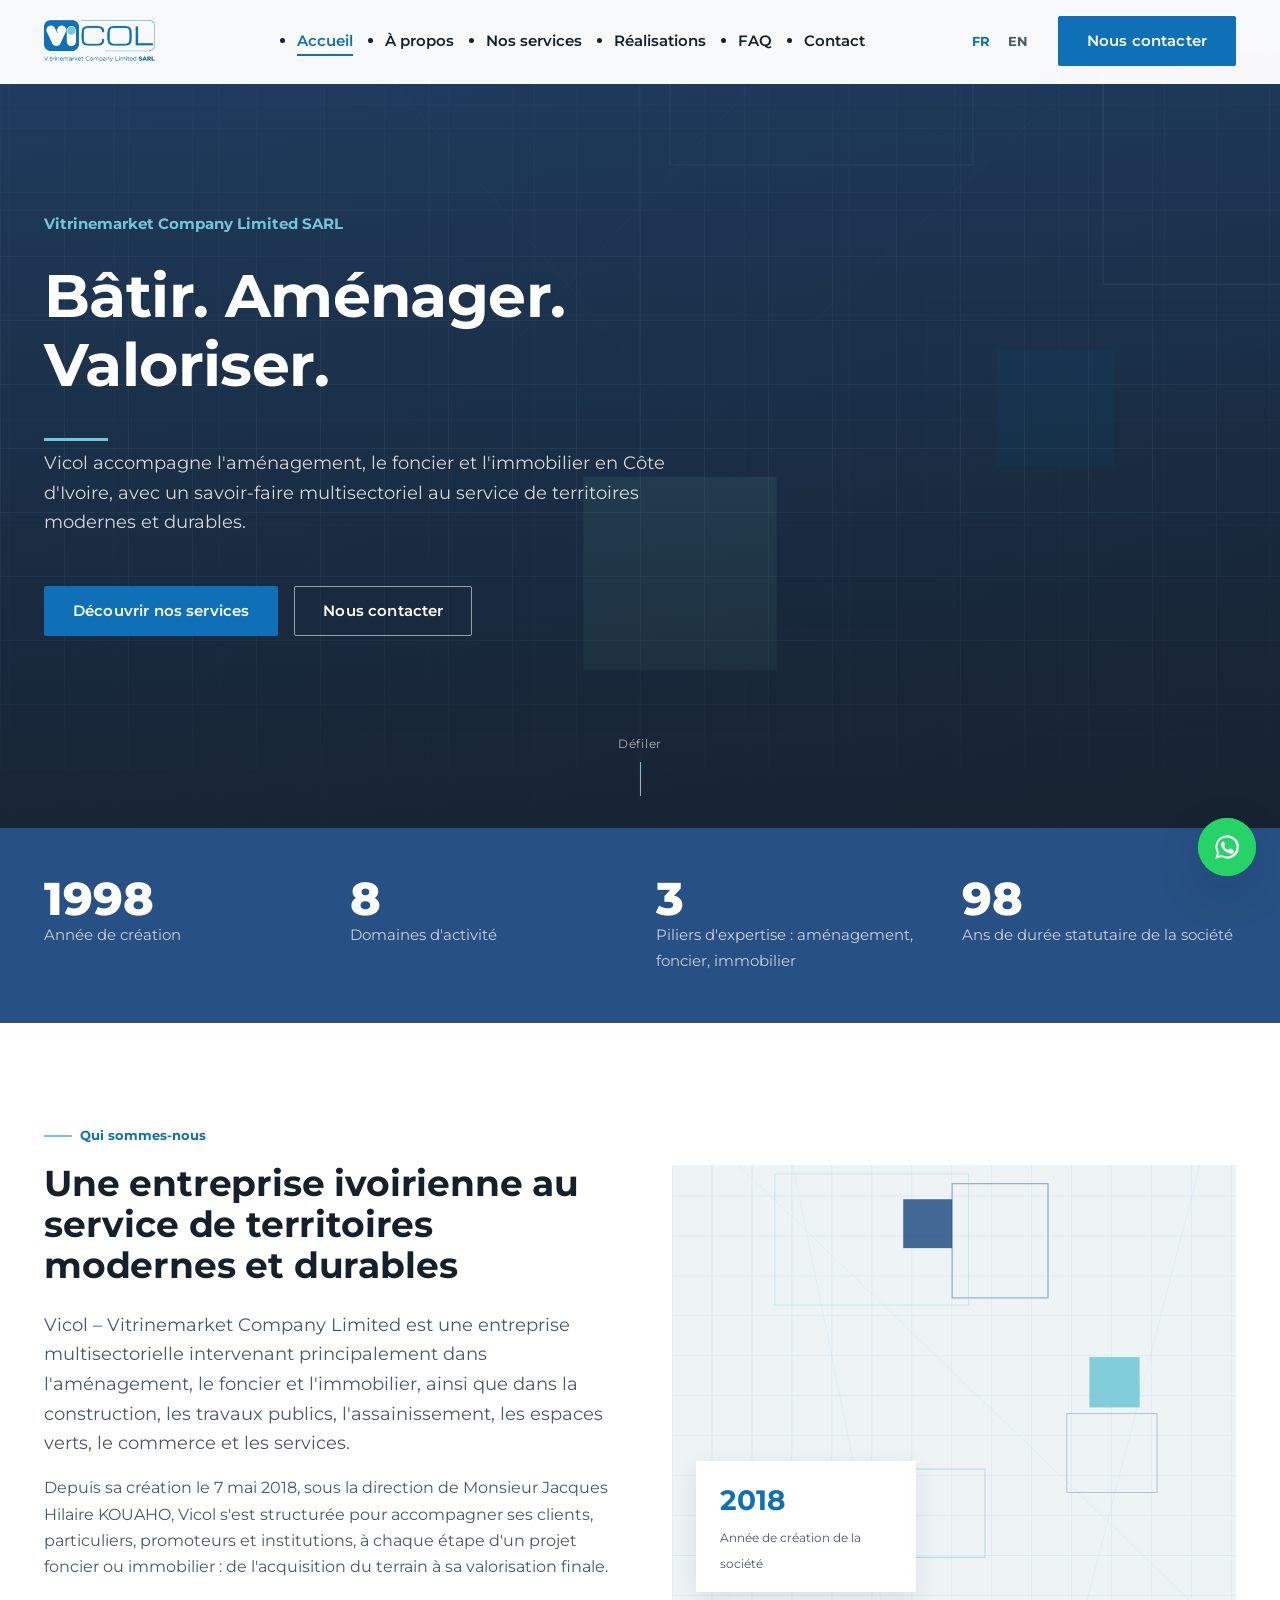
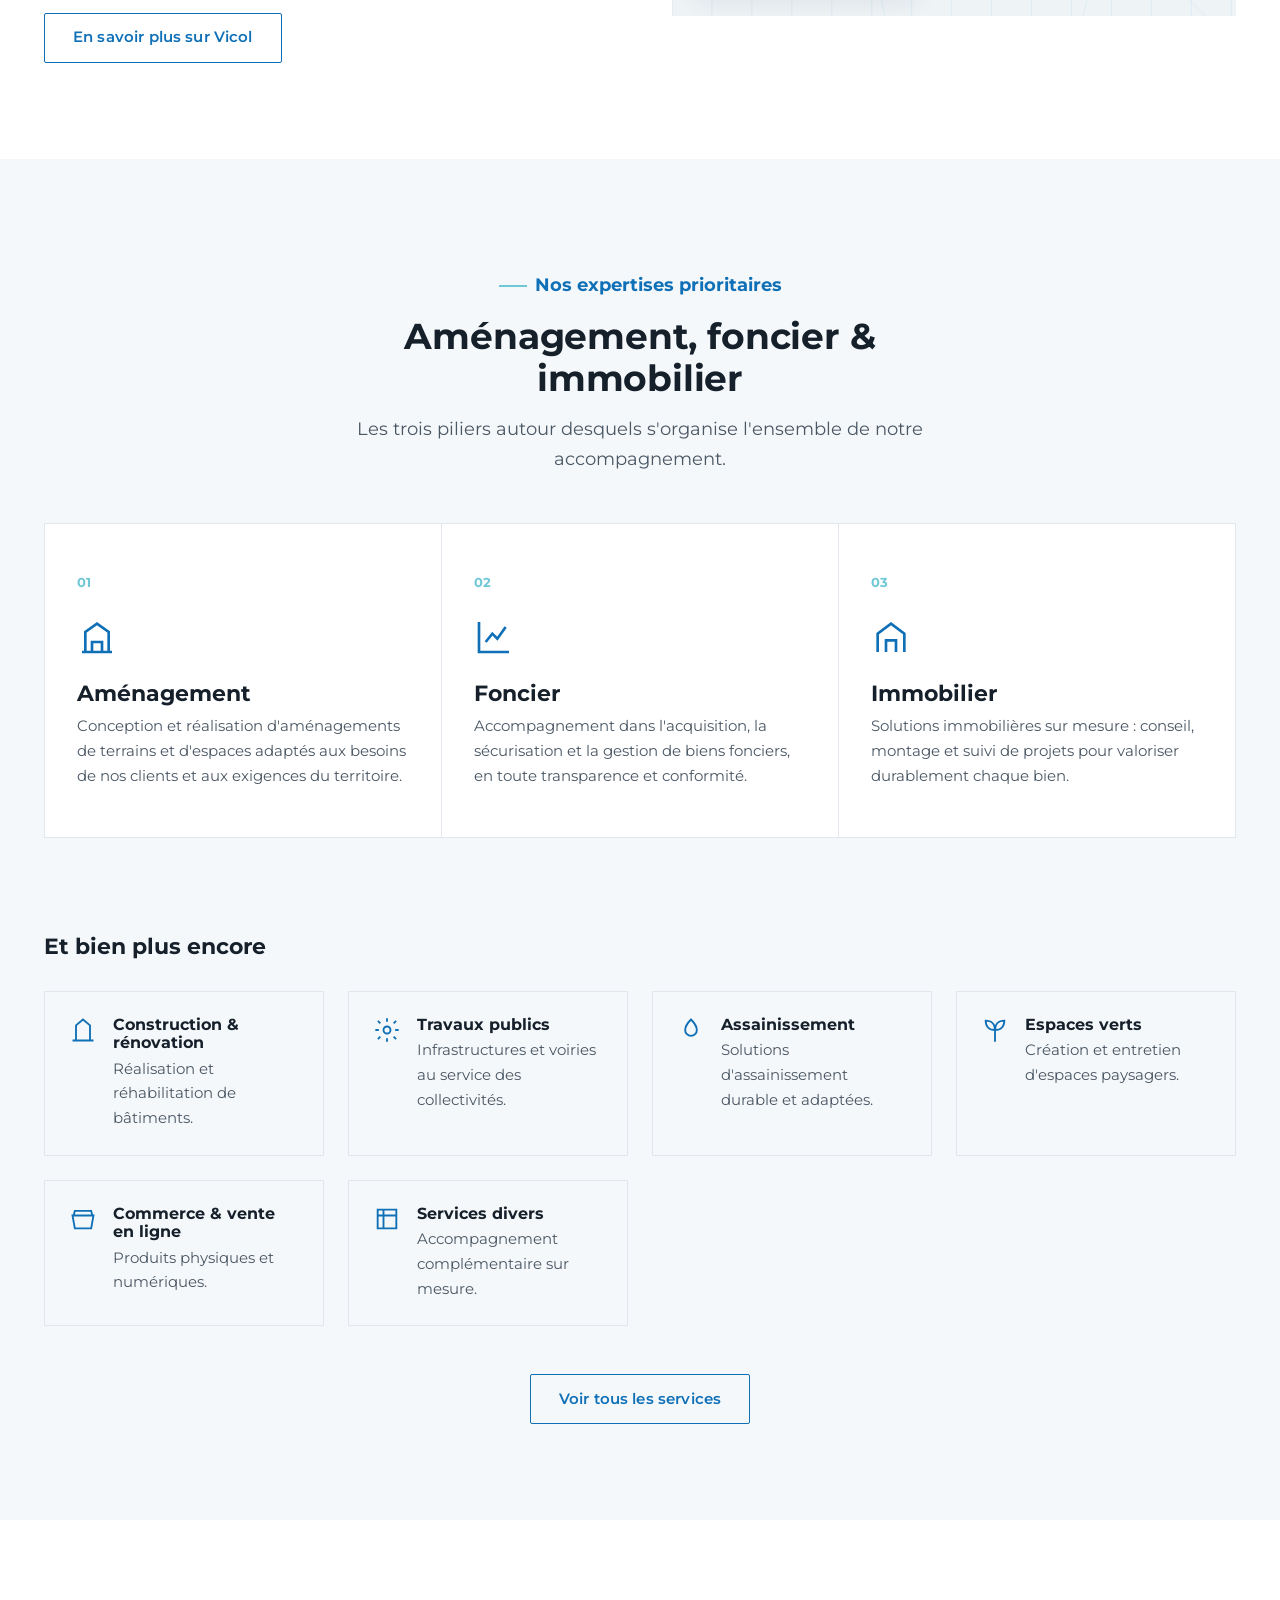
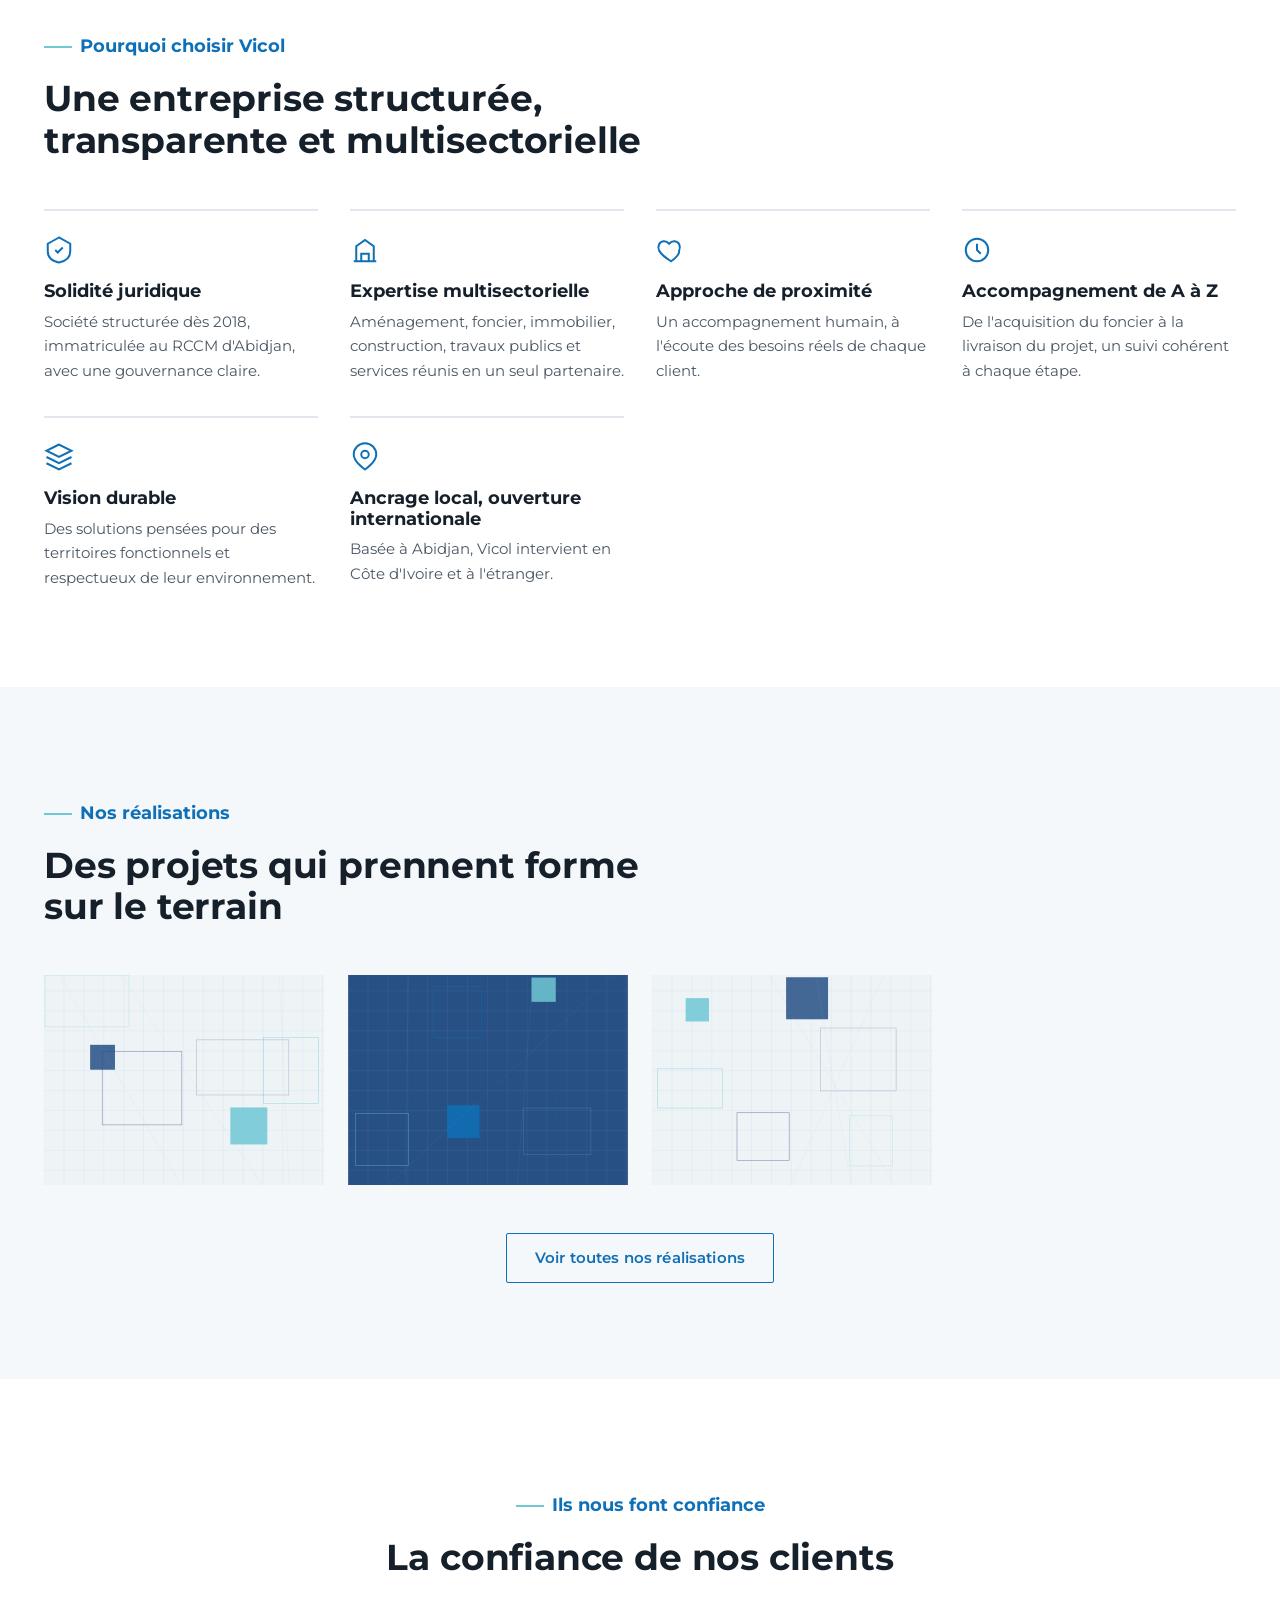
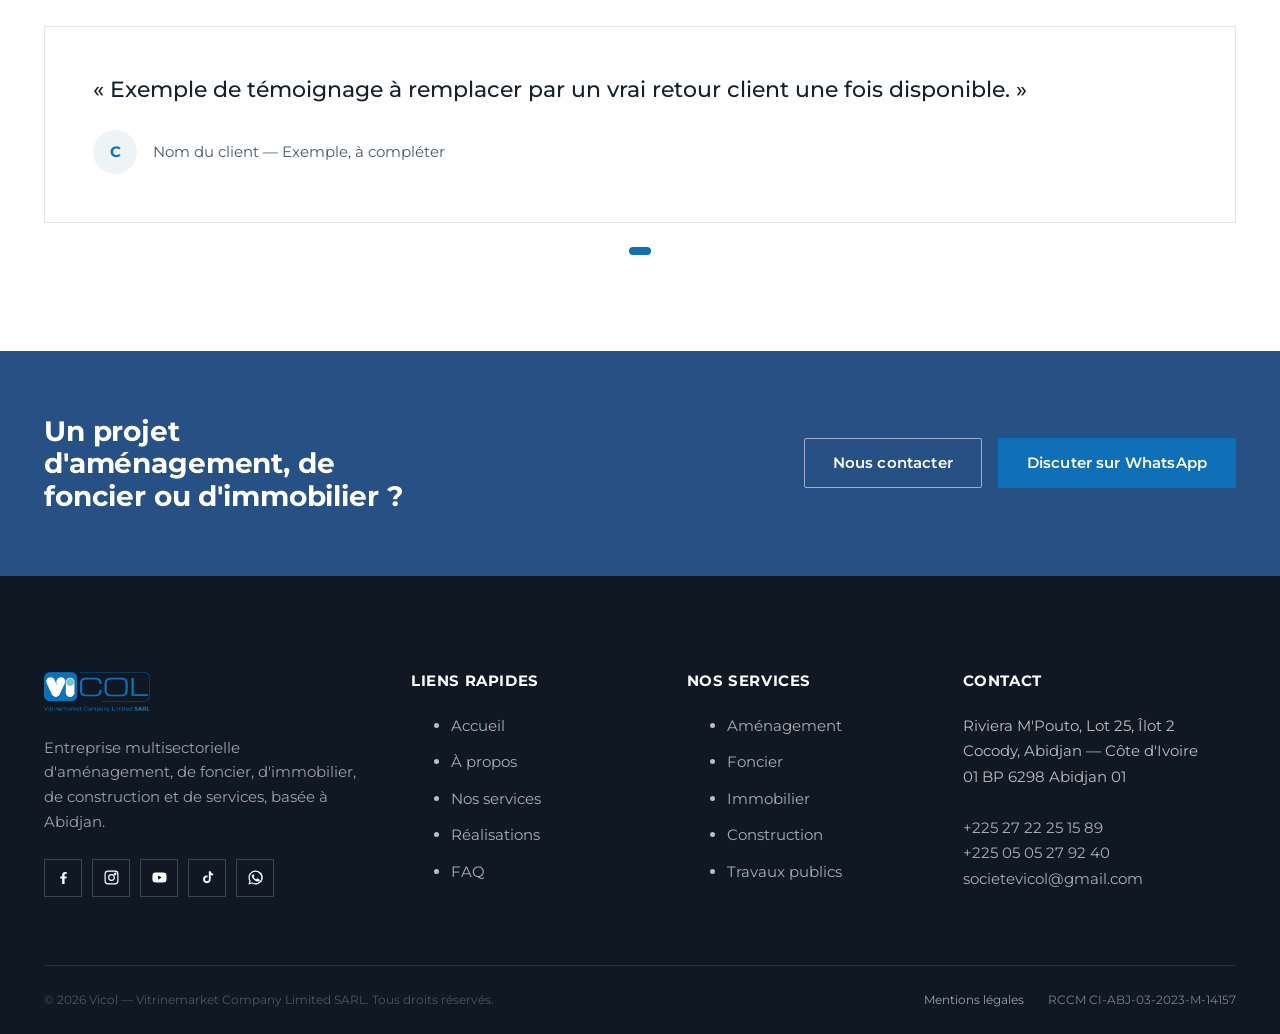
<file: index.html>
<!DOCTYPE html>
<html lang="fr" data-base-path="">
<head>
<meta charset="UTF-8">
<meta name="viewport" content="width=device-width, initial-scale=1.0">
<title>Vicol SARL — Aménagement, Foncier &amp; Immobilier à Abidjan | Bâtir. Aménager. Valoriser.</title>
<meta name="description" content="Vicol (Vitrinemarket Company Limited SARL) est une entreprise ivoirienne spécialisée dans l'aménagement, le foncier, l'immobilier, la construction et les travaux publics à Abidjan et en Côte d'Ivoire.">
<link rel="canonical" href="https://www.vitrinemarket.org/">

<!-- Open Graph -->
<meta property="og:type" content="website">
<meta property="og:title" content="Vicol SARL — Bâtir. Aménager. Valoriser.">
<meta property="og:description" content="Entreprise multisectorielle d'aménagement, de foncier, d'immobilier, de construction et de services, basée à Abidjan, Côte d'Ivoire.">
<meta property="og:url" content="https://www.vitrinemarket.org/">
<meta property="og:image" content="https://www.vitrinemarket.org/assets/images/logo/logo-vicol-complet.png">
<meta property="og:locale" content="fr_CI">
<meta name="twitter:card" content="summary_large_image">

<link rel="icon" type="image/png" href="assets/images/logo/icone-vicol.png">
<link rel="apple-touch-icon" href="assets/images/logo/icone-vicol.png">

<link rel="preconnect" href="https://fonts.googleapis.com">
<link rel="preconnect" href="https://fonts.gstatic.com" crossorigin>
<link rel="stylesheet" href="https://fonts.googleapis.com/css2?family=Montserrat:wght@400;500;600;700;800&display=swap">

<link rel="stylesheet" href="assets/css/variables.css">
<link rel="stylesheet" href="assets/css/base.css">
<link rel="stylesheet" href="assets/css/components.css">
<link rel="stylesheet" href="assets/css/layout.css">
<link rel="stylesheet" href="assets/css/animations.css">
<link rel="stylesheet" href="assets/css/responsive.css">

<script type="application/ld+json">
{
  "@context": "https://schema.org",
  "@type": "GeneralContractor",
  "name": "Vicol SARL (Vitrinemarket Company Limited SARL)",
  "alternateName": "Vicol",
  "url": "https://www.vitrinemarket.org",
  "logo": "https://www.vitrinemarket.org/assets/images/logo/logo-vicol-complet.png",
  "image": "https://www.vitrinemarket.org/assets/images/logo/logo-vicol-complet.png",
  "telephone": ["+225 27 22 25 15 89", "+225 05 05 27 92 40"],
  "email": "societevicol@gmail.com",
  "address": {
    "@type": "PostalAddress",
    "streetAddress": "Riviera M'Pouto, Lot 25, Îlot 2, à côté de la Pharmacie BOAZ",
    "addressLocality": "Cocody, Abidjan",
    "addressCountry": "CI"
  },
  "openingHours": "Mo-Sa 08:30-17:30",
  "sameAs": [
    "https://www.facebook.com/profile.php?id=61579637860245",
    "https://www.instagram.com/vicol_sarl/",
    "https://www.youtube.com/@vicolsarl",
    "https://www.tiktok.com/@vicol_sarl"
  ],
  "description": "Entreprise multisectorielle intervenant dans l'aménagement, le foncier, l'immobilier, la construction, les travaux publics, l'assainissement, les espaces verts, le commerce et les services."
}
</script>
</head>
<body>
<a href="#main" class="skip-link">Aller au contenu principal</a>

<!-- ===================== HEADER ===================== -->
<header class="site-header">
  <div class="container">
    <a href="index.html" class="brand" aria-label="Vicol SARL — Accueil">
      <img src="assets/images/logo/logo-vicol-complet.png" alt="Vicol — Vitrinemarket Company Limited SARL">
    </a>

    <nav class="main-nav" aria-label="Navigation principale">
      <ul>
        <li><a href="index.html" aria-current="page" data-i18n="nav.home">Accueil</a></li>
        <li><a href="a-propos.html" data-i18n="nav.about">À propos</a></li>
        <li><a href="services.html" data-i18n="nav.services">Nos services</a></li>
        <li><a href="realisations.html" data-i18n="nav.projects">Réalisations</a></li>
        <li><a href="faq.html" data-i18n="nav.faq">FAQ</a></li>
        <li><a href="contact.html" data-i18n="nav.contact">Contact</a></li>
      </ul>
    </nav>

    <div class="header-actions">
      <div class="lang-switch" role="group" aria-label="Choix de la langue">
        <button type="button" data-lang="fr" class="is-active" aria-pressed="true">FR</button>
        <button type="button" data-lang="en" aria-pressed="false">EN</button>
      </div>
      <a href="contact.html" class="btn btn-primary" data-i18n="header.cta">Nous contacter</a>
      <button class="nav-toggle" aria-label="Ouvrir le menu" aria-expanded="false" aria-controls="mobile-nav">
        <span></span><span></span><span></span>
      </button>
    </div>
  </div>
</header>

<!-- ===================== MENU MOBILE ===================== -->
<nav id="mobile-nav" class="mobile-nav" aria-label="Navigation mobile">
  <ul>
    <li><a href="index.html" data-i18n="nav.home">Accueil</a></li>
    <li><a href="a-propos.html" data-i18n="nav.about">À propos</a></li>
    <li><a href="services.html" data-i18n="nav.services">Nos services</a></li>
    <li><a href="realisations.html" data-i18n="nav.projects">Réalisations</a></li>
    <li><a href="faq.html" data-i18n="nav.faq">FAQ</a></li>
    <li><a href="contact.html" data-i18n="nav.contact">Contact</a></li>
  </ul>
  <div class="mobile-nav__footer">
    <div class="mobile-nav__lang" role="group" aria-label="Choix de la langue">
      <button type="button" data-lang="fr" class="is-active" aria-pressed="true">Français</button>
      <button type="button" data-lang="en" aria-pressed="false">English</button>
    </div>
    <a href="tel:+2252722251589" class="btn btn-outline btn-block">+225 27 22 25 15 89</a>
  </div>
</nav>

<main id="main">

  <!-- ===================== HERO ===================== -->
  <section class="hero">
    <div class="hero__media">
      <img src="assets/images/hero/hero-accueil.svg" alt="" loading="eager">
    </div>
    <div class="hero__grid-motif" aria-hidden="true"></div>
    <div class="container">
      <p class="hero__tag" data-i18n="hero.tag">Vitrinemarket Company Limited SARL</p>
      <h1 data-i18n="hero.title">Bâtir. Aménager.<br>Valoriser.</h1>
      <span class="hero__underline" aria-hidden="true"></span>
      <p class="lead" data-i18n="hero.lead">
        Vicol accompagne l'aménagement, le foncier et l'immobilier en Côte d'Ivoire, avec un
        savoir-faire multisectoriel au service de territoires modernes et durables.
      </p>
      <div class="hero__actions">
        <a href="services.html" class="btn btn-primary" data-i18n="hero.ctaPrimary">Découvrir nos services</a>
        <a href="contact.html" class="btn btn-outline" data-i18n="hero.ctaSecondary">Nous contacter</a>
      </div>
    </div>
    <div class="hero__scroll" aria-hidden="true">
      <span data-i18n="hero.scroll">Défiler</span>
      <span class="line"></span>
    </div>
  </section>

  <!-- ===================== CHIFFRES CLÉS ===================== -->
  <section class="section-dark" style="padding-block: var(--sp-6);">
    <div class="container">
      <div class="stats" data-reveal-group>
        <div class="stat" data-reveal><span class="stat-num" data-counter="2018" data-i18n-skip>2018</span><span class="stat-label">Année de création</span></div>
        <div class="stat" data-reveal><span class="stat-num" data-counter="8">0</span><span class="stat-label">Domaines d'activité</span></div>
        <div class="stat" data-reveal><span class="stat-num" data-counter="3">0</span><span class="stat-label">Piliers d'expertise : aménagement, foncier, immobilier</span></div>
        <div class="stat" data-reveal><span class="stat-num" data-counter="99">0</span><span class="stat-label">Ans de durée statutaire de la société</span></div>
      </div>
    </div>
  </section>

  <!-- ===================== QUI SOMMES-NOUS ===================== -->
  <section>
    <div class="container">
      <div class="grid-2">
        <div data-reveal>
          <p class="eyebrow">Qui sommes-nous</p>
          <h2>Une entreprise ivoirienne au service de territoires modernes et durables</h2>
          <p style="margin-top: var(--sp-4); font-size: var(--fs-lg);">
            Vicol – Vitrinemarket Company Limited est une entreprise multisectorielle intervenant
            principalement dans l'aménagement, le foncier et l'immobilier, ainsi que dans la
            construction, les travaux publics, l'assainissement, les espaces verts, le commerce
            et les services.
          </p>
          <p style="margin-top: var(--sp-3);">
            Depuis sa création le 7 mai 2018, sous la direction de Monsieur Jacques Hilaire KOUAHO,
            Vicol s'est structurée pour accompagner ses clients, particuliers, promoteurs et
            institutions, à chaque étape d'un projet foncier ou immobilier : de l'acquisition du
            terrain à sa valorisation finale.
          </p>
          <a href="a-propos.html" class="btn btn-outline-dark" style="margin-top: var(--sp-5);">En savoir plus sur Vicol</a>
        </div>
        <div class="grid-2__media" data-reveal>
          <div class="media-frame">
            <img src="assets/images/equipe/siege-vicol.svg" alt="Illustration représentant les activités d'aménagement et de construction de Vicol" loading="lazy">
            <div class="media-frame__badge">
              <strong>2018</strong>
              <span>Année de création de la société</span>
            </div>
          </div>
        </div>
      </div>
    </div>
  </section>

  <!-- ===================== SERVICES PHARES ===================== -->
  <section class="section-alt">
    <div class="container">
      <div class="section-head center">
        <p class="eyebrow" style="justify-content: center;">Nos expertises prioritaires</p>
        <h2>Aménagement, foncier &amp; immobilier</h2>
        <p>Les trois piliers autour desquels s'organise l'ensemble de notre accompagnement.</p>
      </div>

      <div class="pillars" data-reveal-group>
        <article class="pillar-card" data-reveal>
          <span class="pillar-index">01</span>
          <svg viewBox="0 0 24 24" fill="none" stroke="currentColor" stroke-width="1.6" aria-hidden="true"><path d="M3 21h18M5 21V9l7-5 7 5v12M9 21v-6h6v6"/></svg>
          <h3>Aménagement</h3>
          <p>Conception et réalisation d'aménagements de terrains et d'espaces adaptés aux besoins de nos clients et aux exigences du territoire.</p>
          <a href="services.html#amenagement" class="card-link" aria-label="En savoir plus sur l'aménagement"></a>
        </article>
        <article class="pillar-card" data-reveal>
          <span class="pillar-index">02</span>
          <svg viewBox="0 0 24 24" fill="none" stroke="currentColor" stroke-width="1.6" aria-hidden="true"><path d="M3 3v18h18M7 15l4-5 3 3 5-7"/></svg>
          <h3>Foncier</h3>
          <p>Accompagnement dans l'acquisition, la sécurisation et la gestion de biens fonciers, en toute transparence et conformité.</p>
          <a href="services.html#foncier" class="card-link" aria-label="En savoir plus sur le foncier"></a>
        </article>
        <article class="pillar-card" data-reveal>
          <span class="pillar-index">03</span>
          <svg viewBox="0 0 24 24" fill="none" stroke="currentColor" stroke-width="1.6" aria-hidden="true"><path d="M4 21V10l8-6 8 6v11M9 21v-7h6v7"/></svg>
          <h3>Immobilier</h3>
          <p>Solutions immobilières sur mesure : conseil, montage et suivi de projets pour valoriser durablement chaque bien.</p>
          <a href="services.html#immobilier" class="card-link" aria-label="En savoir plus sur l'immobilier"></a>
        </article>
      </div>

      <h3 style="margin-top: var(--sp-8); margin-bottom: var(--sp-5);">Et bien plus encore</h3>
      <div class="service-list">
        <div class="service-chip">
          <svg viewBox="0 0 24 24" fill="none" stroke="currentColor" stroke-width="1.6"><path d="M3 21h18M6 21V8l6-5 6 5v13"/></svg>
          <div><h4>Construction &amp; rénovation</h4><p>Réalisation et réhabilitation de bâtiments.</p></div>
        </div>
        <div class="service-chip">
          <svg viewBox="0 0 24 24" fill="none" stroke="currentColor" stroke-width="1.6"><circle cx="12" cy="12" r="3"/><path d="M12 2v3M12 19v3M4.2 4.2l2.1 2.1M17.7 17.7l2.1 2.1M2 12h3M19 12h3M4.2 19.8l2.1-2.1M17.7 6.3l2.1-2.1"/></svg>
          <div><h4>Travaux publics</h4><p>Infrastructures et voiries au service des collectivités.</p></div>
        </div>
        <div class="service-chip">
          <svg viewBox="0 0 24 24" fill="none" stroke="currentColor" stroke-width="1.6"><path d="M12 3c3 3 5 6 5 9a5 5 0 0 1-10 0c0-3 2-6 5-9Z"/></svg>
          <div><h4>Assainissement</h4><p>Solutions d'assainissement durable et adaptées.</p></div>
        </div>
        <div class="service-chip">
          <svg viewBox="0 0 24 24" fill="none" stroke="currentColor" stroke-width="1.6"><path d="M12 22V12M12 12C7 12 4 9 4 4c5 0 8 3 8 8Zm0 0c5 0 8-3 8-8-5 0-8 3-8 8Z"/></svg>
          <div><h4>Espaces verts</h4><p>Création et entretien d'espaces paysagers.</p></div>
        </div>
        <div class="service-chip">
          <svg viewBox="0 0 24 24" fill="none" stroke="currentColor" stroke-width="1.6"><path d="M3 9h18l-2 11H5L3 9Zm2-4h14l1 4H4l1-4Z"/></svg>
          <div><h4>Commerce &amp; vente en ligne</h4><p>Produits physiques et numériques.</p></div>
        </div>
        <div class="service-chip">
          <svg viewBox="0 0 24 24" fill="none" stroke="currentColor" stroke-width="1.6"><path d="M4 4h16v16H4zM4 9h16M9 4v16"/></svg>
          <div><h4>Services divers</h4><p>Accompagnement complémentaire sur mesure.</p></div>
        </div>
      </div>
      <div style="text-align:center; margin-top: var(--sp-6);">
        <a href="services.html" class="btn btn-outline-dark" data-i18n="buttons.seeServices">Voir tous les services</a>
      </div>
    </div>
  </section>

  <!-- ===================== POINTS FORTS ===================== -->
  <section>
    <div class="container">
      <div class="section-head">
        <p class="eyebrow">Pourquoi choisir Vicol</p>
        <h2>Une entreprise structurée, transparente et multisectorielle</h2>
      </div>
      <div class="strengths" data-reveal-group>
        <div class="strength" data-reveal>
          <svg viewBox="0 0 24 24" fill="none" stroke="currentColor" stroke-width="1.6"><path d="M12 2 3 7v6c0 5 4 8 9 9 5-1 9-4 9-9V7l-9-5Z"/><path d="m9 12 2 2 4-4"/></svg>
          <h3>Solidité juridique</h3>
          <p>Société structurée dès 2018, immatriculée au RCCM d'Abidjan, avec une gouvernance claire.</p>
        </div>
        <div class="strength" data-reveal>
          <svg viewBox="0 0 24 24" fill="none" stroke="currentColor" stroke-width="1.6"><path d="M3 21h18M5 21V9l7-5 7 5v12M9 21v-6h6v6"/></svg>
          <h3>Expertise multisectorielle</h3>
          <p>Aménagement, foncier, immobilier, construction, travaux publics et services réunis en un seul partenaire.</p>
        </div>
        <div class="strength" data-reveal>
          <svg viewBox="0 0 24 24" fill="none" stroke="currentColor" stroke-width="1.6"><path d="M12 21s-7-4.35-9.5-8.5C1 9 2.5 5.5 6 5c2-.3 3.5.9 4.5 2 1-1.1 2.5-2.3 4.5-2 3.5.5 5 4 3.5 7.5C19 16.65 12 21 12 21Z"/></svg>
          <h3>Approche de proximité</h3>
          <p>Un accompagnement humain, à l'écoute des besoins réels de chaque client.</p>
        </div>
        <div class="strength" data-reveal>
          <svg viewBox="0 0 24 24" fill="none" stroke="currentColor" stroke-width="1.6"><circle cx="12" cy="12" r="9"/><path d="M12 7v5l3 3"/></svg>
          <h3>Accompagnement de A à Z</h3>
          <p>De l'acquisition du foncier à la livraison du projet, un suivi cohérent à chaque étape.</p>
        </div>
        <div class="strength" data-reveal>
          <svg viewBox="0 0 24 24" fill="none" stroke="currentColor" stroke-width="1.6"><path d="M12 2 2 7l10 5 10-5-10-5Z"/><path d="M2 17l10 5 10-5M2 12l10 5 10-5"/></svg>
          <h3>Vision durable</h3>
          <p>Des solutions pensées pour des territoires fonctionnels et respectueux de leur environnement.</p>
        </div>
        <div class="strength" data-reveal>
          <svg viewBox="0 0 24 24" fill="none" stroke="currentColor" stroke-width="1.6"><path d="M21 10c0 6-9 12-9 12S3 16 3 10a9 9 0 0 1 18 0Z"/><circle cx="12" cy="10" r="3"/></svg>
          <h3>Ancrage local, ouverture internationale</h3>
          <p>Basée à Abidjan, Vicol intervient en Côte d'Ivoire et à l'étranger.</p>
        </div>
      </div>
    </div>
  </section>

  <!-- ===================== APERÇU RÉALISATIONS ===================== -->
  <section class="section-alt">
    <div class="container">
      <div class="section-head">
        <p class="eyebrow">Nos réalisations</p>
        <h2>Des projets qui prennent forme sur le terrain</h2>
      </div>
      <div class="gallery-grid" data-reveal-group>
        <!-- Projet à renseigner : remplacer l'image et le titre par un vrai projet Vicol -->
        <article class="gallery-item" data-reveal>
          <img src="assets/images/realisations/realisation-01.svg" alt="Illustration d'un projet d'aménagement Vicol — à remplacer par une vraie photo de réalisation" loading="lazy">
          <div class="gallery-item__overlay"><span class="cat">Aménagement</span><h4>Projet à renseigner</h4></div>
        </article>
        <!-- Projet à renseigner -->
        <article class="gallery-item" data-reveal>
          <img src="assets/images/realisations/realisation-02.svg" alt="Illustration d'un projet foncier Vicol — à remplacer par une vraie photo de réalisation" loading="lazy">
          <div class="gallery-item__overlay"><span class="cat">Foncier</span><h4>Projet à renseigner</h4></div>
        </article>
        <!-- Projet à renseigner -->
        <article class="gallery-item" data-reveal>
          <img src="assets/images/realisations/realisation-03.svg" alt="Illustration d'un projet immobilier Vicol — à remplacer par une vraie photo de réalisation" loading="lazy">
          <div class="gallery-item__overlay"><span class="cat">Immobilier</span><h4>Projet à renseigner</h4></div>
        </article>
      </div>
      <div style="text-align:center; margin-top: var(--sp-6);">
        <a href="realisations.html" class="btn btn-outline-dark" data-i18n="buttons.seeProjects">Voir toutes nos réalisations</a>
      </div>
    </div>
  </section>

  <!-- ===================== TÉMOIGNAGES ===================== -->
  <!-- Remplacer par de vrais témoignages clients dès qu'ils seront disponibles -->
  <section>
    <div class="container">
      <div class="section-head center">
        <p class="eyebrow" style="justify-content:center;">Ils nous font confiance</p>
        <h2>La confiance de nos clients</h2>
      </div>
      <div class="testimonial-track" data-reveal>
        <div class="testimonial-card">
          <blockquote>« Exemple de témoignage à remplacer par un vrai retour client une fois disponible. »</blockquote>
          <footer>
            <span class="avatar">C</span>
            <span>Nom du client — Exemple, à compléter</span>
          </footer>
        </div>
      </div>
      <div class="testimonial-dots"><button class="is-active" aria-label="Témoignage 1"></button></div>
    </div>
  </section>

  <!-- ===================== CTA FINAL ===================== -->
  <section class="cta-band">
    <div class="container">
      <h2>Un projet d'aménagement, de foncier ou d'immobilier ?</h2>
      <div class="cta-band__actions">
        <a href="contact.html" class="btn btn-outline">Nous contacter</a>
        <a href="https://wa.me/message/2DS4J6XL35QIL1" class="btn btn-primary" target="_blank" rel="noopener noreferrer" data-i18n="buttons.whatsapp">Discuter sur WhatsApp</a>
      </div>
    </div>
  </section>

</main>

<!-- ===================== FOOTER ===================== -->
<footer class="site-footer">
  <div class="container">
    <div class="footer-grid">
      <div class="footer-brand">
        <img src="assets/images/logo/logo-vicol-complet.png" alt="Vicol — Vitrinemarket Company Limited SARL">
        <p data-i18n="footer.tagline">Entreprise multisectorielle d'aménagement, de foncier, d'immobilier, de construction et de services, basée à Abidjan.</p>
        <div class="footer-social">
          <a href="https://www.facebook.com/profile.php?id=61579637860245" target="_blank" rel="noopener noreferrer" aria-label="Vicol sur Facebook"><svg viewBox="0 0 24 24" fill="currentColor"><path d="M13.5 21v-7.5h2.5l.5-3H13.5V8.5c0-.9.25-1.5 1.55-1.5H16.5V4.3c-.28-.04-1.25-.12-2.38-.12-2.36 0-3.97 1.44-3.97 4.08V10.5H7.5v3h2.65V21h3.35Z"/></svg></a>
          <a href="https://www.instagram.com/vicol_sarl/" target="_blank" rel="noopener noreferrer" aria-label="Vicol sur Instagram"><svg viewBox="0 0 24 24" fill="none" stroke="currentColor" stroke-width="1.7"><rect x="3" y="3" width="18" height="18" rx="4"/><circle cx="12" cy="12" r="4"/><circle cx="17.2" cy="6.8" r="1"/></svg></a>
          <a href="https://www.youtube.com/@vicolsarl" target="_blank" rel="noopener noreferrer" aria-label="Vicol sur YouTube"><svg viewBox="0 0 24 24" fill="currentColor"><path d="M22 12s0-3.2-.4-4.7a2.9 2.9 0 0 0-2-2C17.9 5 12 5 12 5s-5.9 0-7.6.3a2.9 2.9 0 0 0-2 2C2 8.8 2 12 2 12s0 3.2.4 4.7a2.9 2.9 0 0 0 2 2C6.1 19 12 19 12 19s5.9 0 7.6-.3a2.9 2.9 0 0 0 2-2C22 15.2 22 12 22 12ZM10 15V9l5.2 3-5.2 3Z"/></svg></a>
          <a href="https://www.tiktok.com/@vicol_sarl" target="_blank" rel="noopener noreferrer" aria-label="Vicol sur TikTok"><svg viewBox="0 0 24 24" fill="currentColor"><path d="M16.5 3c.3 1.9 1.5 3.3 3.5 3.6v2.7c-1.3 0-2.5-.4-3.5-1.1v6.4a5.4 5.4 0 1 1-5.4-5.4c.3 0 .6 0 .9.1v2.7a2.7 2.7 0 1 0 1.9 2.6V3h2.6Z"/></svg></a>
          <a href="https://wa.me/message/2DS4J6XL35QIL1" target="_blank" rel="noopener noreferrer" aria-label="Vicol sur WhatsApp"><svg viewBox="0 0 24 24" fill="currentColor"><path d="M12 2a10 10 0 0 0-8.6 15L2 22l5.2-1.4A10 10 0 1 0 12 2Zm0 18.2a8.1 8.1 0 0 1-4.2-1.2l-.3-.2-3.1.8.8-3-.2-.3A8.2 8.2 0 1 1 12 20.2Zm4.5-6.1c-.2-.1-1.5-.7-1.7-.8-.2-.1-.4-.1-.6.1-.2.2-.6.8-.8 1-.1.2-.3.2-.5.1a6.7 6.7 0 0 1-2-1.2 7.4 7.4 0 0 1-1.4-1.7c-.1-.2 0-.4.1-.5l.4-.5c.1-.1.2-.3.2-.4.1-.2 0-.3 0-.5l-.7-1.7c-.2-.4-.4-.4-.6-.4h-.5c-.2 0-.5.1-.7.3-.2.2-.9.9-.9 2.2s1 2.6 1.1 2.7c.1.2 2 3 4.8 4.2.7.3 1.2.5 1.6.6.7.2 1.3.2 1.8.1.5-.1 1.5-.6 1.7-1.2.2-.6.2-1.1.2-1.2-.1-.1-.3-.2-.5-.3Z"/></svg></a>
        </div>
      </div>

      <div class="footer-col">
        <h4 data-i18n="footer.quickLinks">Liens rapides</h4>
        <ul>
          <li><a href="index.html" data-i18n="nav.home">Accueil</a></li>
          <li><a href="a-propos.html" data-i18n="nav.about">À propos</a></li>
          <li><a href="services.html" data-i18n="nav.services">Nos services</a></li>
          <li><a href="realisations.html" data-i18n="nav.projects">Réalisations</a></li>
          <li><a href="faq.html" data-i18n="nav.faq">FAQ</a></li>
        </ul>
      </div>

      <div class="footer-col">
        <h4 data-i18n="footer.ourServices">Nos services</h4>
        <ul>
          <li><a href="services.html#amenagement">Aménagement</a></li>
          <li><a href="services.html#foncier">Foncier</a></li>
          <li><a href="services.html#immobilier">Immobilier</a></li>
          <li><a href="services.html#construction">Construction</a></li>
          <li><a href="services.html#travaux-publics">Travaux publics</a></li>
        </ul>
      </div>

      <div class="footer-col">
        <h4 data-i18n="footer.contact">Contact</h4>
        <address>
          Riviera M'Pouto, Lot 25, Îlot 2<br>
          Cocody, Abidjan — Côte d'Ivoire<br>
          01 BP 6298 Abidjan 01<br><br>
          <a href="tel:+2252722251589">+225 27 22 25 15 89</a><br>
          <a href="tel:+2250505279240">+225 05 05 27 92 40</a><br>
          <a href="mailto:societevicol@gmail.com">societevicol@gmail.com</a>
        </address>
      </div>
    </div>

    <div class="footer-bottom">
      <p>&copy; <span data-current-year>2026</span> Vicol — Vitrinemarket Company Limited SARL. <span data-i18n="footer.rights">Tous droits réservés.</span></p>
      <div class="footer-legal">
        <a href="mentions-legales.html" data-i18n="footer.legal">Mentions légales</a>
        <span>RCCM CI-ABJ-03-2023-M-14157</span>
      </div>
    </div>
  </div>
</footer>

<!-- ===================== BOUTON WHATSAPP FLOTTANT ===================== -->
<a href="https://wa.me/message/2DS4J6XL35QIL1" class="whatsapp-float" target="_blank" rel="noopener noreferrer" aria-label="Discuter avec Vicol sur WhatsApp">
  <span class="whatsapp-float__pulse" aria-hidden="true"></span>
  <svg viewBox="0 0 24 24" fill="currentColor" aria-hidden="true"><path d="M12 2a10 10 0 0 0-8.6 15L2 22l5.2-1.4A10 10 0 1 0 12 2Zm0 18.2a8.1 8.1 0 0 1-4.2-1.2l-.3-.2-3.1.8.8-3-.2-.3A8.2 8.2 0 1 1 12 20.2Zm4.5-6.1c-.2-.1-1.5-.7-1.7-.8-.2-.1-.4-.1-.6.1-.2.2-.6.8-.8 1-.1.2-.3.2-.5.1a6.7 6.7 0 0 1-2-1.2 7.4 7.4 0 0 1-1.4-1.7c-.1-.2 0-.4.1-.5l.4-.5c.1-.1.2-.3.2-.4.1-.2 0-.3 0-.5l-.7-1.7c-.2-.4-.4-.4-.6-.4h-.5c-.2 0-.5.1-.7.3-.2.2-.9.9-.9 2.2s1 2.6 1.1 2.7c.1.2 2 3 4.8 4.2.7.3 1.2.5 1.6.6.7.2 1.3.2 1.8.1.5-.1 1.5-.6 1.7-1.2.2-.6.2-1.1.2-1.2-.1-.1-.3-.2-.5-.3Z"/></svg>
  <span class="whatsapp-float__tooltip" data-i18n="whatsapp.tooltip">Discuter sur WhatsApp</span>
</a>

<button class="back-to-top" aria-label="Retour en haut de page">
  <svg viewBox="0 0 24 24" fill="none" stroke="currentColor" stroke-width="2"><path d="M12 19V5M5 12l7-7 7 7"/></svg>
</button>

<script src="assets/js/i18n.js" defer></script>
<script src="assets/js/navigation.js" defer></script>
<script src="assets/js/animations.js" defer></script>
<script src="assets/js/main.js" defer></script>
</body>
</html>
</file>
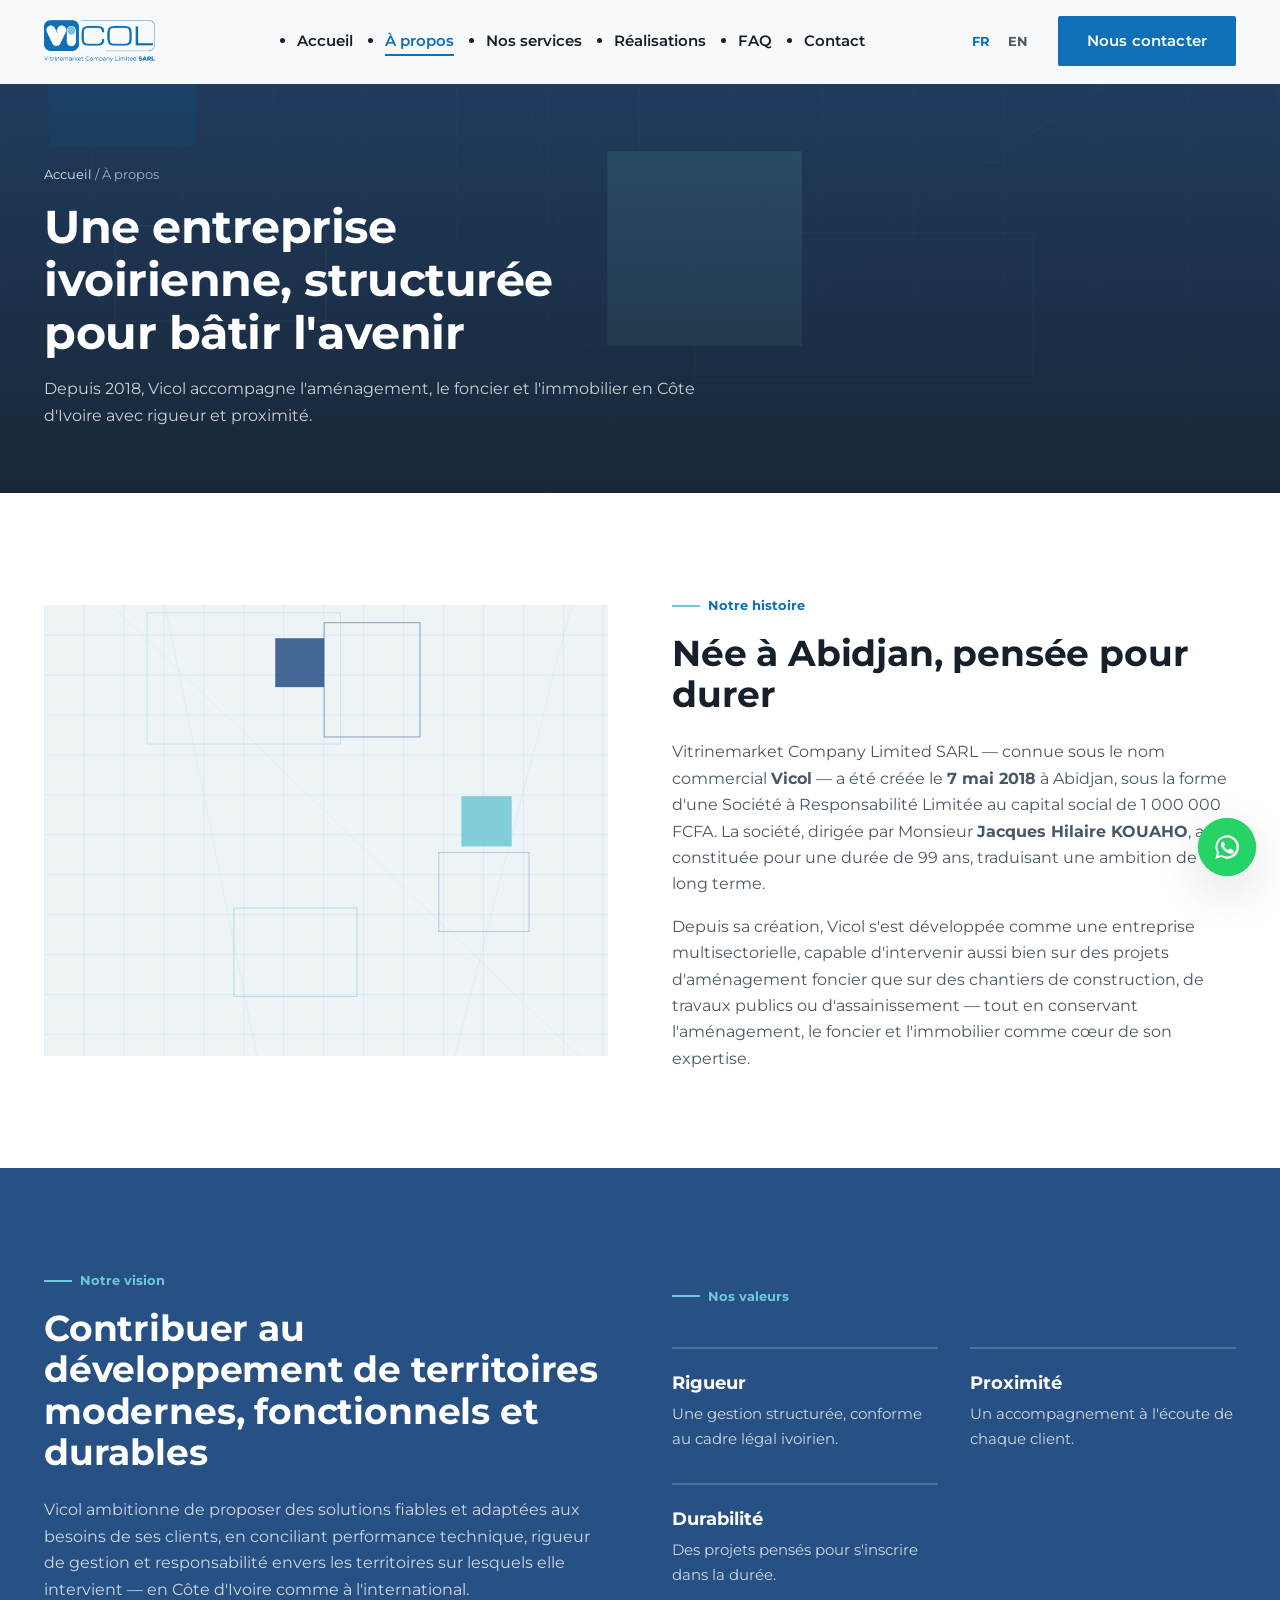
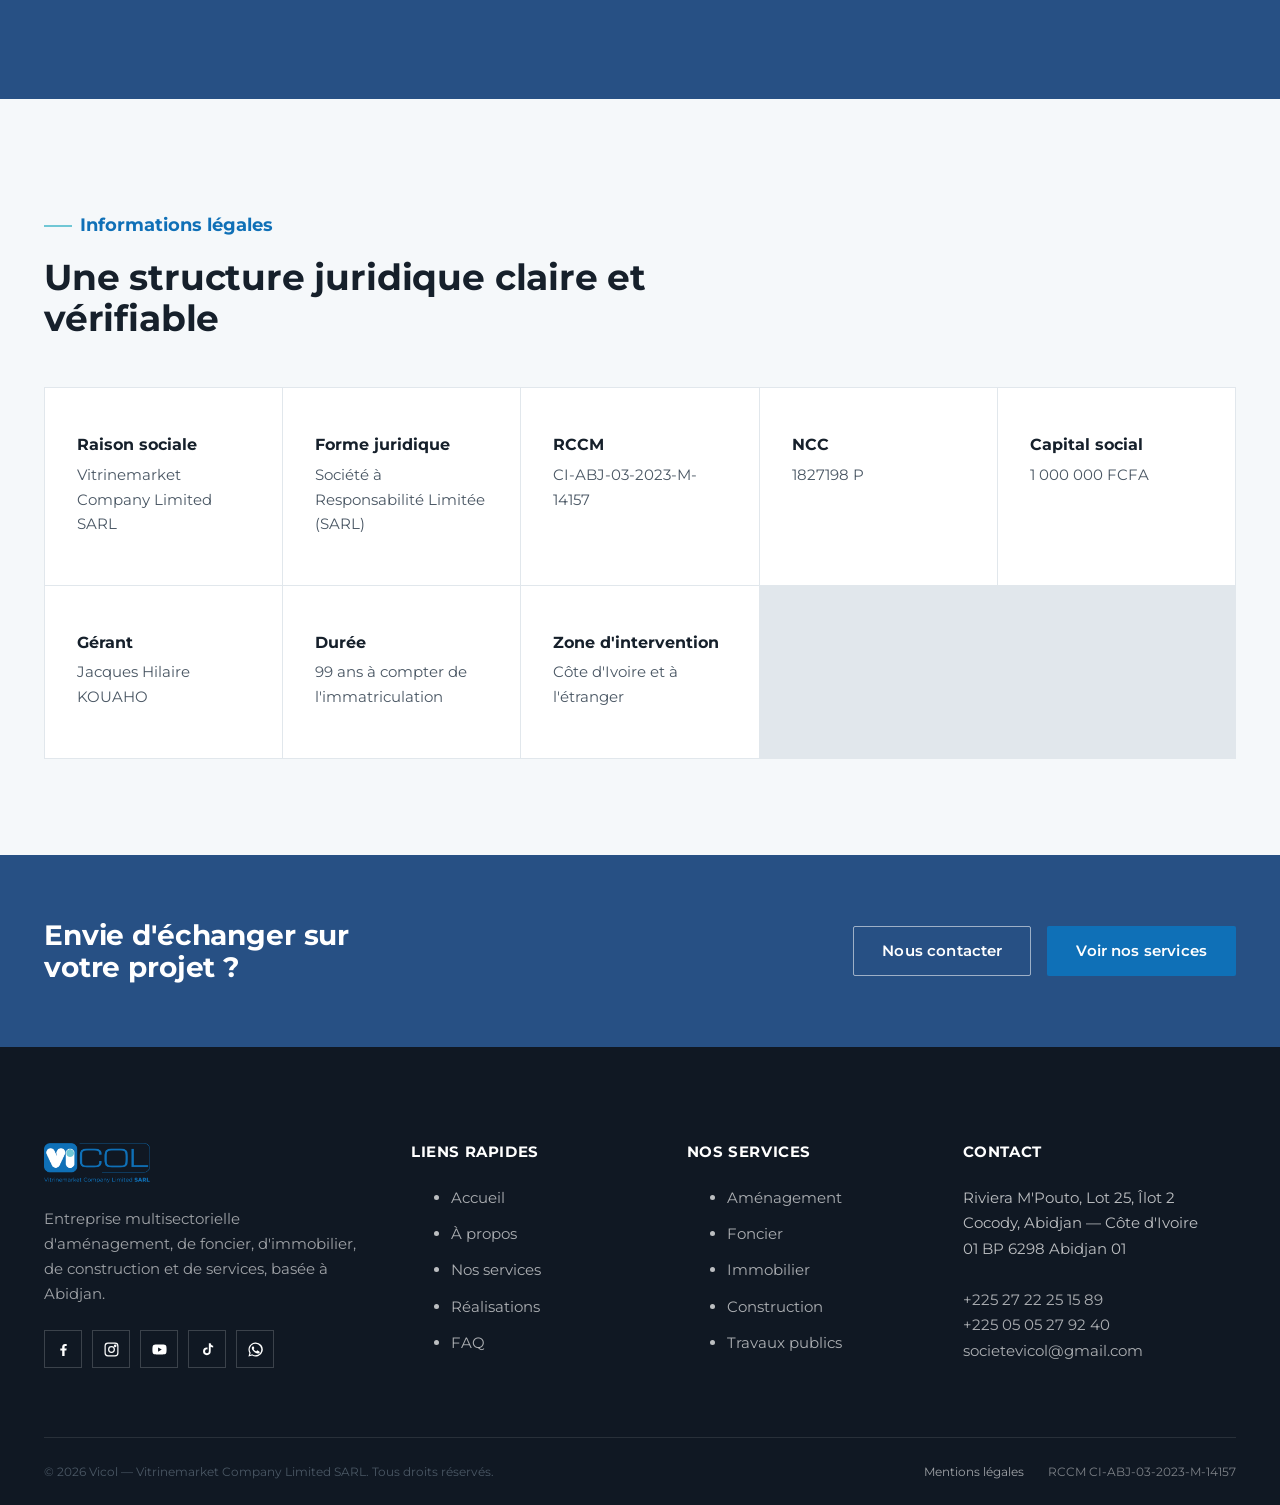
<file: a-propos.html>
<!DOCTYPE html>
<html lang="fr" data-base-path="">
<head>
<meta charset="UTF-8">
<meta name="viewport" content="width=device-width, initial-scale=1.0">
<title>À propos de Vicol — Histoire, vision et valeurs | Vicol SARL Abidjan</title>
<meta name="description" content="Découvrez l'histoire de Vicol (Vitrinemarket Company Limited SARL), société ivoirienne créée en 2018, sa vision et ses valeurs au service de l'aménagement, du foncier et de l'immobilier.">
<link rel="canonical" href="https://www.vitrinemarket.org/a-propos.html">
<meta property="og:type" content="website">
<meta property="og:title" content="À propos de Vicol SARL">
<meta property="og:description" content="Histoire, vision et valeurs de Vicol, entreprise ivoirienne d'aménagement, de foncier et d'immobilier.">
<meta property="og:url" content="https://www.vitrinemarket.org/a-propos.html">
<meta property="og:image" content="https://www.vitrinemarket.org/assets/images/logo/logo-vicol-complet.png">
<link rel="icon" type="image/png" href="assets/images/logo/icone-vicol.png">
<link rel="apple-touch-icon" href="assets/images/logo/icone-vicol.png">
<link rel="preconnect" href="https://fonts.googleapis.com">
<link rel="preconnect" href="https://fonts.gstatic.com" crossorigin>
<link rel="stylesheet" href="https://fonts.googleapis.com/css2?family=Montserrat:wght@400;500;600;700;800&display=swap">
<link rel="stylesheet" href="assets/css/variables.css">
<link rel="stylesheet" href="assets/css/base.css">
<link rel="stylesheet" href="assets/css/components.css">
<link rel="stylesheet" href="assets/css/layout.css">
<link rel="stylesheet" href="assets/css/animations.css">
<link rel="stylesheet" href="assets/css/responsive.css">
</head>
<body>
<a href="#main" class="skip-link">Aller au contenu principal</a>

<header class="site-header">
  <div class="container">
    <a href="index.html" class="brand" aria-label="Vicol SARL — Accueil">
      <img src="assets/images/logo/logo-vicol-complet.png" alt="Vicol — Vitrinemarket Company Limited SARL">
    </a>
    <nav class="main-nav" aria-label="Navigation principale">
      <ul>
        <li><a href="index.html" data-i18n="nav.home">Accueil</a></li>
        <li><a href="a-propos.html" aria-current="page" data-i18n="nav.about">À propos</a></li>
        <li><a href="services.html" data-i18n="nav.services">Nos services</a></li>
        <li><a href="realisations.html" data-i18n="nav.projects">Réalisations</a></li>
        <li><a href="faq.html" data-i18n="nav.faq">FAQ</a></li>
        <li><a href="contact.html" data-i18n="nav.contact">Contact</a></li>
      </ul>
    </nav>
    <div class="header-actions">
      <div class="lang-switch" role="group" aria-label="Choix de la langue">
        <button type="button" data-lang="fr" class="is-active" aria-pressed="true">FR</button>
        <button type="button" data-lang="en" aria-pressed="false">EN</button>
      </div>
      <a href="contact.html" class="btn btn-primary" data-i18n="header.cta">Nous contacter</a>
      <button class="nav-toggle" aria-label="Ouvrir le menu" aria-expanded="false" aria-controls="mobile-nav"><span></span><span></span><span></span></button>
    </div>
  </div>
</header>

<nav id="mobile-nav" class="mobile-nav" aria-label="Navigation mobile">
  <ul>
    <li><a href="index.html" data-i18n="nav.home">Accueil</a></li>
    <li><a href="a-propos.html" data-i18n="nav.about">À propos</a></li>
    <li><a href="services.html" data-i18n="nav.services">Nos services</a></li>
    <li><a href="realisations.html" data-i18n="nav.projects">Réalisations</a></li>
    <li><a href="faq.html" data-i18n="nav.faq">FAQ</a></li>
    <li><a href="contact.html" data-i18n="nav.contact">Contact</a></li>
  </ul>
  <div class="mobile-nav__footer">
    <div class="mobile-nav__lang" role="group" aria-label="Choix de la langue">
      <button type="button" data-lang="fr" class="is-active" aria-pressed="true">Français</button>
      <button type="button" data-lang="en" aria-pressed="false">English</button>
    </div>
    <a href="tel:+2252722251589" class="btn btn-outline btn-block">+225 27 22 25 15 89</a>
  </div>
</nav>

<main id="main">

  <header class="page-header">
    <div class="hero__media"><img src="assets/images/hero/hero-apropos.svg" alt=""></div>
    <div class="container">
      <p class="breadcrumb"><a href="index.html">Accueil</a> / À propos</p>
      <h1>Une entreprise ivoirienne, structurée pour bâtir l'avenir</h1>
      <p>Depuis 2018, Vicol accompagne l'aménagement, le foncier et l'immobilier en Côte d'Ivoire avec rigueur et proximité.</p>
    </div>
  </header>

  <!-- ===================== HISTOIRE ===================== -->
  <section>
    <div class="container">
      <div class="grid-2">
        <div class="grid-2__media" data-reveal>
          <div class="media-frame">
            <img src="assets/images/equipe/siege-vicol.svg" alt="Illustration représentant le siège et les activités de Vicol à Abidjan" loading="lazy">
          </div>
        </div>
        <div data-reveal>
          <p class="eyebrow">Notre histoire</p>
          <h2>Née à Abidjan, pensée pour durer</h2>
          <p style="margin-top: var(--sp-4);">
            Vitrinemarket Company Limited SARL — connue sous le nom commercial <strong>Vicol</strong> —
            a été créée le <strong>7 mai 2018</strong> à Abidjan, sous la forme d'une Société à
            Responsabilité Limitée au capital social de 1 000 000 FCFA. La société, dirigée par
            Monsieur <strong>Jacques Hilaire KOUAHO</strong>, a été constituée pour une durée de 99 ans,
            traduisant une ambition de long terme.
          </p>
          <p style="margin-top: var(--sp-3);">
            Depuis sa création, Vicol s'est développée comme une entreprise multisectorielle,
            capable d'intervenir aussi bien sur des projets d'aménagement foncier que sur des
            chantiers de construction, de travaux publics ou d'assainissement — tout en conservant
            l'aménagement, le foncier et l'immobilier comme cœur de son expertise.
          </p>
        </div>
      </div>
    </div>
  </section>

  <!-- ===================== VISION ===================== -->
  <section class="section-dark">
    <div class="container">
      <div class="grid-2">
        <div data-reveal>
          <p class="eyebrow" style="color: var(--c-teal);">Notre vision</p>
          <h2>Contribuer au développement de territoires modernes, fonctionnels et durables</h2>
          <p style="margin-top: var(--sp-4);">
            Vicol ambitionne de proposer des solutions fiables et adaptées aux besoins de ses
            clients, en conciliant performance technique, rigueur de gestion et responsabilité
            envers les territoires sur lesquels elle intervient — en Côte d'Ivoire comme à
            l'international.
          </p>
        </div>
        <div data-reveal>
          <p class="eyebrow" style="color: var(--c-teal);">Nos valeurs</p>
          <div class="strengths" style="margin-top: var(--sp-4);">
            <div class="strength" style="border-color: rgba(255,255,255,.18);">
              <h3 style="color:#fff;">Rigueur</h3>
              <p>Une gestion structurée, conforme au cadre légal ivoirien.</p>
            </div>
            <div class="strength" style="border-color: rgba(255,255,255,.18);">
              <h3 style="color:#fff;">Proximité</h3>
              <p>Un accompagnement à l'écoute de chaque client.</p>
            </div>
            <div class="strength" style="border-color: rgba(255,255,255,.18);">
              <h3 style="color:#fff;">Durabilité</h3>
              <p>Des projets pensés pour s'inscrire dans la durée.</p>
            </div>
          </div>
        </div>
      </div>
    </div>
  </section>

  <!-- ===================== INFOS LÉGALES ===================== -->
  <section class="section-alt">
    <div class="container">
      <div class="section-head">
        <p class="eyebrow">Informations légales</p>
        <h2>Une structure juridique claire et vérifiable</h2>
      </div>
      <div class="pillars" data-reveal-group style="grid-template-columns: repeat(auto-fit, minmax(220px,1fr));">
        <div class="pillar-card" data-reveal><h3 style="font-size: var(--fs-md);">Raison sociale</h3><p>Vitrinemarket Company Limited SARL</p></div>
        <div class="pillar-card" data-reveal><h3 style="font-size: var(--fs-md);">Forme juridique</h3><p>Société à Responsabilité Limitée (SARL)</p></div>
        <div class="pillar-card" data-reveal><h3 style="font-size: var(--fs-md);">RCCM</h3><p>CI-ABJ-03-2023-M-14157</p></div>
        <div class="pillar-card" data-reveal><h3 style="font-size: var(--fs-md);">NCC</h3><p>1827198 P</p></div>
        <div class="pillar-card" data-reveal><h3 style="font-size: var(--fs-md);">Capital social</h3><p>1 000 000 FCFA</p></div>
        <div class="pillar-card" data-reveal><h3 style="font-size: var(--fs-md);">Gérant</h3><p>Jacques Hilaire KOUAHO</p></div>
        <div class="pillar-card" data-reveal><h3 style="font-size: var(--fs-md);">Durée</h3><p>99 ans à compter de l'immatriculation</p></div>
        <div class="pillar-card" data-reveal><h3 style="font-size: var(--fs-md);">Zone d'intervention</h3><p>Côte d'Ivoire et à l'étranger</p></div>
      </div>
    </div>
  </section>

  <section class="cta-band">
    <div class="container">
      <h2>Envie d'échanger sur votre projet ?</h2>
      <div class="cta-band__actions">
        <a href="contact.html" class="btn btn-outline">Nous contacter</a>
        <a href="services.html" class="btn btn-primary">Voir nos services</a>
      </div>
    </div>
  </section>

</main>

<footer class="site-footer">
  <div class="container">
    <div class="footer-grid">
      <div class="footer-brand">
        <img src="assets/images/logo/logo-vicol-complet.png" alt="Vicol — Vitrinemarket Company Limited SARL">
        <p data-i18n="footer.tagline">Entreprise multisectorielle d'aménagement, de foncier, d'immobilier, de construction et de services, basée à Abidjan.</p>
        <div class="footer-social">
          <a href="https://www.facebook.com/profile.php?id=61579637860245" target="_blank" rel="noopener noreferrer" aria-label="Vicol sur Facebook"><svg viewBox="0 0 24 24" fill="currentColor"><path d="M13.5 21v-7.5h2.5l.5-3H13.5V8.5c0-.9.25-1.5 1.55-1.5H16.5V4.3c-.28-.04-1.25-.12-2.38-.12-2.36 0-3.97 1.44-3.97 4.08V10.5H7.5v3h2.65V21h3.35Z"/></svg></a>
          <a href="https://www.instagram.com/vicol_sarl/" target="_blank" rel="noopener noreferrer" aria-label="Vicol sur Instagram"><svg viewBox="0 0 24 24" fill="none" stroke="currentColor" stroke-width="1.7"><rect x="3" y="3" width="18" height="18" rx="4"/><circle cx="12" cy="12" r="4"/><circle cx="17.2" cy="6.8" r="1"/></svg></a>
          <a href="https://www.youtube.com/@vicolsarl" target="_blank" rel="noopener noreferrer" aria-label="Vicol sur YouTube"><svg viewBox="0 0 24 24" fill="currentColor"><path d="M22 12s0-3.2-.4-4.7a2.9 2.9 0 0 0-2-2C17.9 5 12 5 12 5s-5.9 0-7.6.3a2.9 2.9 0 0 0-2 2C2 8.8 2 12 2 12s0 3.2.4 4.7a2.9 2.9 0 0 0 2 2C6.1 19 12 19 12 19s5.9 0 7.6-.3a2.9 2.9 0 0 0 2-2C22 15.2 22 12 22 12ZM10 15V9l5.2 3-5.2 3Z"/></svg></a>
          <a href="https://www.tiktok.com/@vicol_sarl" target="_blank" rel="noopener noreferrer" aria-label="Vicol sur TikTok"><svg viewBox="0 0 24 24" fill="currentColor"><path d="M16.5 3c.3 1.9 1.5 3.3 3.5 3.6v2.7c-1.3 0-2.5-.4-3.5-1.1v6.4a5.4 5.4 0 1 1-5.4-5.4c.3 0 .6 0 .9.1v2.7a2.7 2.7 0 1 0 1.9 2.6V3h2.6Z"/></svg></a>
          <a href="https://wa.me/message/2DS4J6XL35QIL1" target="_blank" rel="noopener noreferrer" aria-label="Vicol sur WhatsApp"><svg viewBox="0 0 24 24" fill="currentColor"><path d="M12 2a10 10 0 0 0-8.6 15L2 22l5.2-1.4A10 10 0 1 0 12 2Zm0 18.2a8.1 8.1 0 0 1-4.2-1.2l-.3-.2-3.1.8.8-3-.2-.3A8.2 8.2 0 1 1 12 20.2Zm4.5-6.1c-.2-.1-1.5-.7-1.7-.8-.2-.1-.4-.1-.6.1-.2.2-.6.8-.8 1-.1.2-.3.2-.5.1a6.7 6.7 0 0 1-2-1.2 7.4 7.4 0 0 1-1.4-1.7c-.1-.2 0-.4.1-.5l.4-.5c.1-.1.2-.3.2-.4.1-.2 0-.3 0-.5l-.7-1.7c-.2-.4-.4-.4-.6-.4h-.5c-.2 0-.5.1-.7.3-.2.2-.9.9-.9 2.2s1 2.6 1.1 2.7c.1.2 2 3 4.8 4.2.7.3 1.2.5 1.6.6.7.2 1.3.2 1.8.1.5-.1 1.5-.6 1.7-1.2.2-.6.2-1.1.2-1.2-.1-.1-.3-.2-.5-.3Z"/></svg></a>
        </div>
      </div>
      <div class="footer-col">
        <h4 data-i18n="footer.quickLinks">Liens rapides</h4>
        <ul>
          <li><a href="index.html" data-i18n="nav.home">Accueil</a></li>
          <li><a href="a-propos.html" data-i18n="nav.about">À propos</a></li>
          <li><a href="services.html" data-i18n="nav.services">Nos services</a></li>
          <li><a href="realisations.html" data-i18n="nav.projects">Réalisations</a></li>
          <li><a href="faq.html" data-i18n="nav.faq">FAQ</a></li>
        </ul>
      </div>
      <div class="footer-col">
        <h4 data-i18n="footer.ourServices">Nos services</h4>
        <ul>
          <li><a href="services.html#amenagement">Aménagement</a></li>
          <li><a href="services.html#foncier">Foncier</a></li>
          <li><a href="services.html#immobilier">Immobilier</a></li>
          <li><a href="services.html#construction">Construction</a></li>
          <li><a href="services.html#travaux-publics">Travaux publics</a></li>
        </ul>
      </div>
      <div class="footer-col">
        <h4 data-i18n="footer.contact">Contact</h4>
        <address>
          Riviera M'Pouto, Lot 25, Îlot 2<br>
          Cocody, Abidjan — Côte d'Ivoire<br>
          01 BP 6298 Abidjan 01<br><br>
          <a href="tel:+2252722251589">+225 27 22 25 15 89</a><br>
          <a href="tel:+2250505279240">+225 05 05 27 92 40</a><br>
          <a href="mailto:societevicol@gmail.com">societevicol@gmail.com</a>
        </address>
      </div>
    </div>
    <div class="footer-bottom">
      <p>&copy; <span data-current-year>2026</span> Vicol — Vitrinemarket Company Limited SARL. <span data-i18n="footer.rights">Tous droits réservés.</span></p>
      <div class="footer-legal">
        <a href="mentions-legales.html" data-i18n="footer.legal">Mentions légales</a>
        <span>RCCM CI-ABJ-03-2023-M-14157</span>
      </div>
    </div>
  </div>
</footer>

<a href="https://wa.me/message/2DS4J6XL35QIL1" class="whatsapp-float" target="_blank" rel="noopener noreferrer" aria-label="Discuter avec Vicol sur WhatsApp">
  <span class="whatsapp-float__pulse" aria-hidden="true"></span>
  <svg viewBox="0 0 24 24" fill="currentColor" aria-hidden="true"><path d="M12 2a10 10 0 0 0-8.6 15L2 22l5.2-1.4A10 10 0 1 0 12 2Zm0 18.2a8.1 8.1 0 0 1-4.2-1.2l-.3-.2-3.1.8.8-3-.2-.3A8.2 8.2 0 1 1 12 20.2Zm4.5-6.1c-.2-.1-1.5-.7-1.7-.8-.2-.1-.4-.1-.6.1-.2.2-.6.8-.8 1-.1.2-.3.2-.5.1a6.7 6.7 0 0 1-2-1.2 7.4 7.4 0 0 1-1.4-1.7c-.1-.2 0-.4.1-.5l.4-.5c.1-.1.2-.3.2-.4.1-.2 0-.3 0-.5l-.7-1.7c-.2-.4-.4-.4-.6-.4h-.5c-.2 0-.5.1-.7.3-.2.2-.9.9-.9 2.2s1 2.6 1.1 2.7c.1.2 2 3 4.8 4.2.7.3 1.2.5 1.6.6.7.2 1.3.2 1.8.1.5-.1 1.5-.6 1.7-1.2.2-.6.2-1.1.2-1.2-.1-.1-.3-.2-.5-.3Z"/></svg>
  <span class="whatsapp-float__tooltip" data-i18n="whatsapp.tooltip">Discuter sur WhatsApp</span>
</a>
<button class="back-to-top" aria-label="Retour en haut de page">
  <svg viewBox="0 0 24 24" fill="none" stroke="currentColor" stroke-width="2"><path d="M12 19V5M5 12l7-7 7 7"/></svg>
</button>

<script src="assets/js/i18n.js" defer></script>
<script src="assets/js/navigation.js" defer></script>
<script src="assets/js/animations.js" defer></script>
<script src="assets/js/main.js" defer></script>
</body>
</html>
</file>
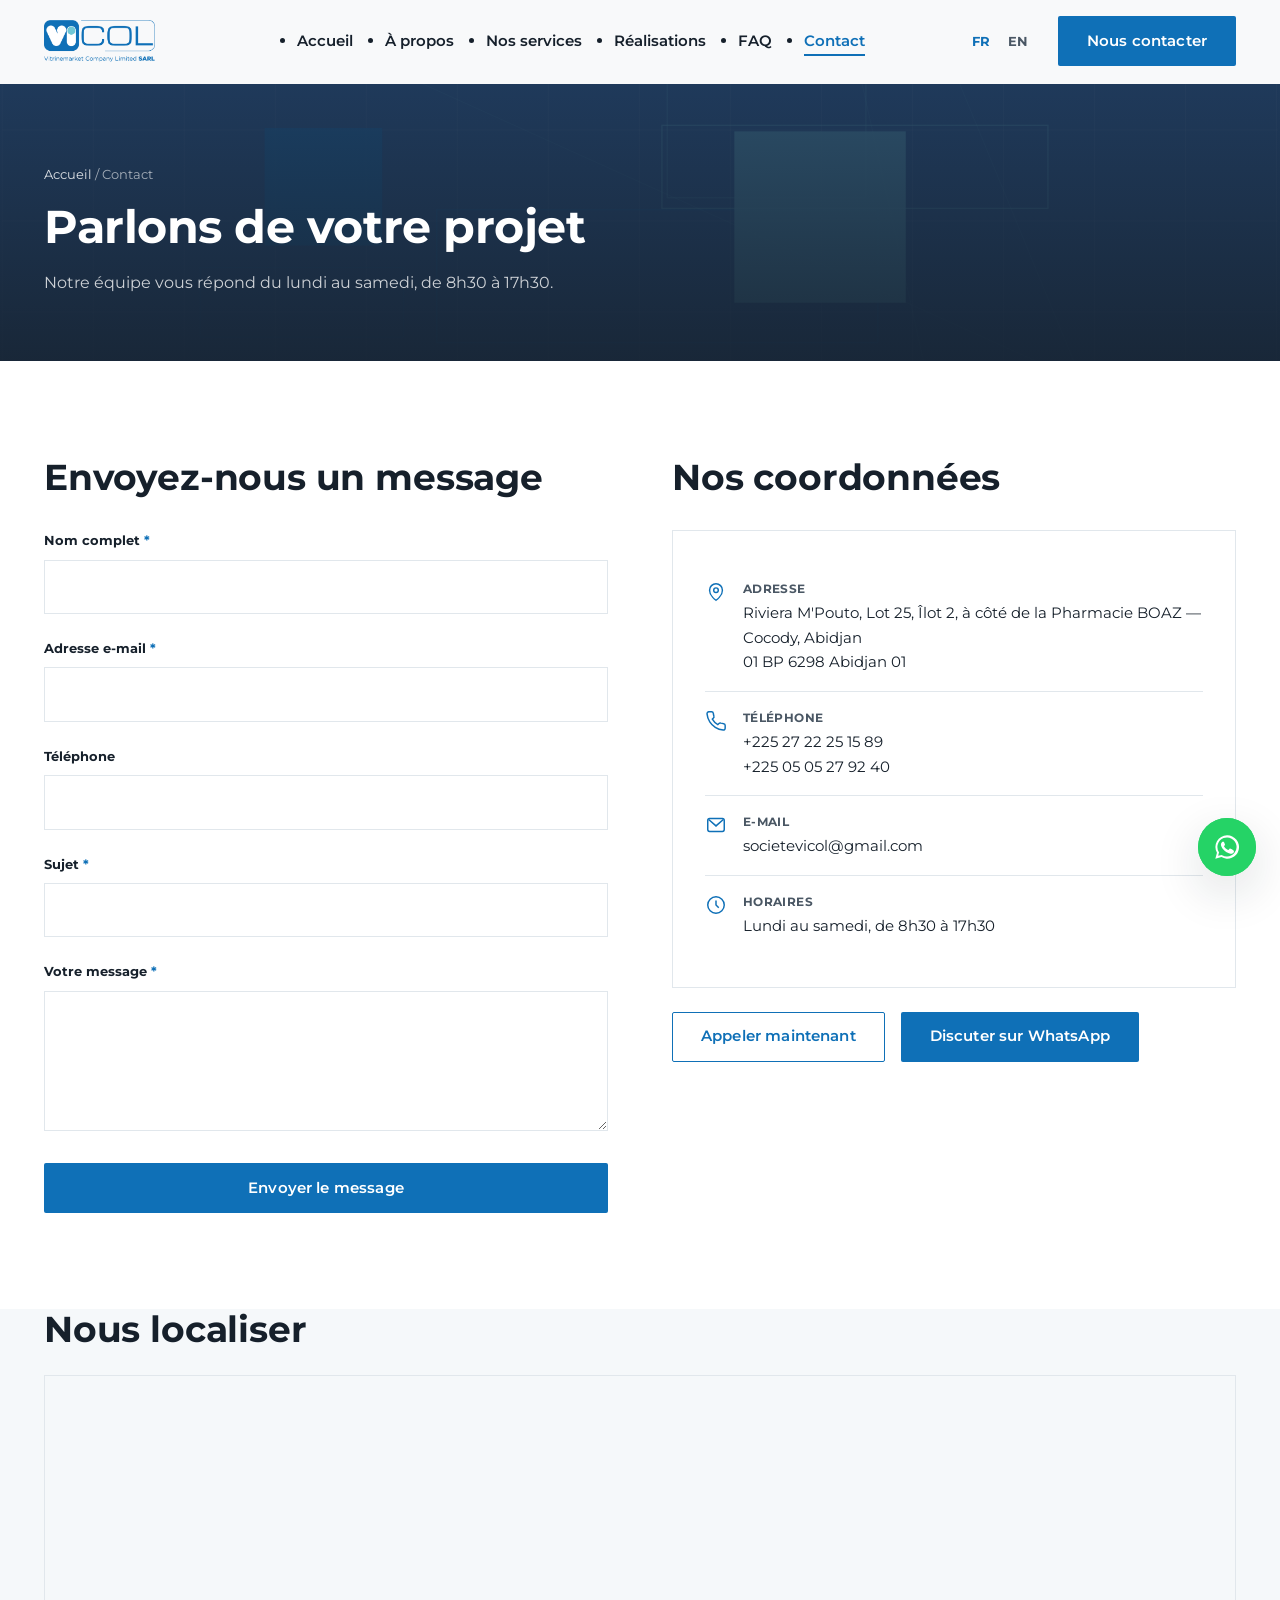
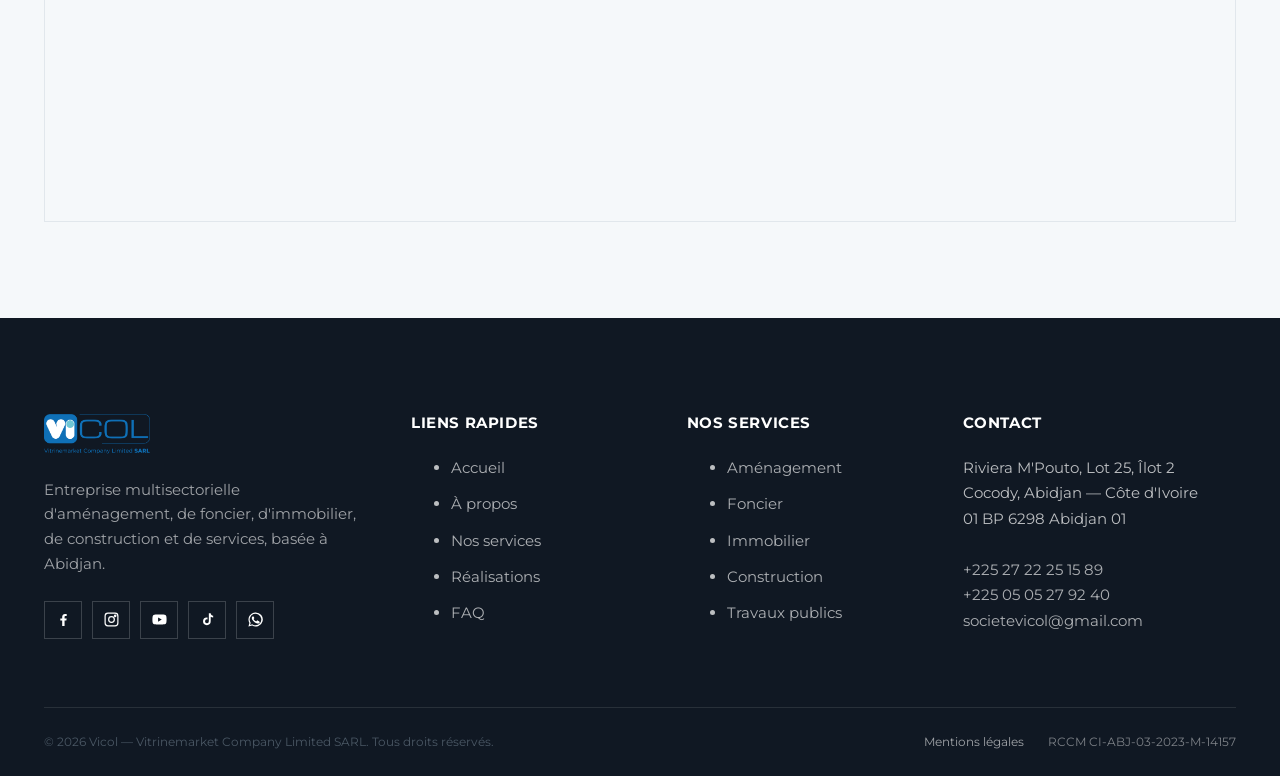
<file: contact.html>
<!DOCTYPE html>
<html lang="fr" data-base-path="">
<head>
<meta charset="UTF-8">
<meta name="viewport" content="width=device-width, initial-scale=1.0">
<title>Contact — Joindre Vicol SARL à Abidjan | Téléphone, WhatsApp, e-mail</title>
<meta name="description" content="Contactez Vicol SARL à Cocody, Abidjan : téléphone, e-mail, WhatsApp, formulaire de contact et localisation sur carte.">
<link rel="canonical" href="https://www.vitrinemarket.org/contact.html">
<meta property="og:type" content="website">
<meta property="og:title" content="Contact — Joindre Vicol SARL à Abidjan | Téléphone, WhatsApp, e-mail">
<meta property="og:description" content="Contactez Vicol SARL à Cocody, Abidjan : téléphone, e-mail, WhatsApp, formulaire de contact et localisation sur carte.">
<meta property="og:url" content="https://www.vitrinemarket.org/contact.html">
<meta property="og:image" content="https://www.vitrinemarket.org/assets/images/logo/logo-vicol-complet.png">
<link rel="icon" type="image/png" href="assets/images/logo/icone-vicol.png">
<link rel="apple-touch-icon" href="assets/images/logo/icone-vicol.png">
<link rel="preconnect" href="https://fonts.googleapis.com">
<link rel="preconnect" href="https://fonts.gstatic.com" crossorigin>
<link rel="stylesheet" href="https://fonts.googleapis.com/css2?family=Montserrat:wght@400;500;600;700;800&display=swap">
<link rel="stylesheet" href="assets/css/variables.css">
<link rel="stylesheet" href="assets/css/base.css">
<link rel="stylesheet" href="assets/css/components.css">
<link rel="stylesheet" href="assets/css/layout.css">
<link rel="stylesheet" href="assets/css/animations.css">
<link rel="stylesheet" href="assets/css/responsive.css">

</head>
<body>
<a href="#main" class="skip-link">Aller au contenu principal</a>
<header class="site-header">
  <div class="container">
    <a href="index.html" class="brand" aria-label="Vicol SARL — Accueil">
      <img src="assets/images/logo/logo-vicol-complet.png" alt="Vicol — Vitrinemarket Company Limited SARL">
    </a>
    <nav class="main-nav" aria-label="Navigation principale">
      <ul>
        <li><a href="index.html"  data-i18n="nav.home">Accueil</a></li>
        <li><a href="a-propos.html"  data-i18n="nav.about">À propos</a></li>
        <li><a href="services.html"  data-i18n="nav.services">Nos services</a></li>
        <li><a href="realisations.html"  data-i18n="nav.projects">Réalisations</a></li>
        <li><a href="faq.html"  data-i18n="nav.faq">FAQ</a></li>
        <li><a href="contact.html" aria-current="page" data-i18n="nav.contact">Contact</a></li>
      </ul>
    </nav>
    <div class="header-actions">
      <div class="lang-switch" role="group" aria-label="Choix de la langue">
        <button type="button" data-lang="fr" class="is-active" aria-pressed="true">FR</button>
        <button type="button" data-lang="en" aria-pressed="false">EN</button>
      </div>
      <a href="contact.html" class="btn btn-primary" data-i18n="header.cta">Nous contacter</a>
      <button class="nav-toggle" aria-label="Ouvrir le menu" aria-expanded="false" aria-controls="mobile-nav"><span></span><span></span><span></span></button>
    </div>
  </div>
</header>

<nav id="mobile-nav" class="mobile-nav" aria-label="Navigation mobile">
  <ul>
    <li><a href="index.html" data-i18n="nav.home">Accueil</a></li>
    <li><a href="a-propos.html" data-i18n="nav.about">À propos</a></li>
    <li><a href="services.html" data-i18n="nav.services">Nos services</a></li>
    <li><a href="realisations.html" data-i18n="nav.projects">Réalisations</a></li>
    <li><a href="faq.html" data-i18n="nav.faq">FAQ</a></li>
    <li><a href="contact.html" data-i18n="nav.contact">Contact</a></li>
  </ul>
  <div class="mobile-nav__footer">
    <div class="mobile-nav__lang" role="group" aria-label="Choix de la langue">
      <button type="button" data-lang="fr" class="is-active" aria-pressed="true">Français</button>
      <button type="button" data-lang="en" aria-pressed="false">English</button>
    </div>
    <a href="tel:+2252722251589" class="btn btn-outline btn-block">+225 27 22 25 15 89</a>
  </div>
</nav>

<main id="main">

  <header class="page-header">
    <div class="hero__media"><img src="assets/images/hero/hero-contact.svg" alt=""></div>
    <div class="container">
      <p class="breadcrumb"><a href="index.html">Accueil</a> / Contact</p>
      <h1>Parlons de votre projet</h1>
      <p>Notre équipe vous répond du lundi au samedi, de 8h30 à 17h30.</p>
    </div>
  </header>

  <section>
    <div class="container">
      <div class="grid-2" style="align-items: flex-start;">

        <div data-reveal>
          <h2 style="margin-bottom: var(--sp-5);">Envoyez-nous un message</h2>

          <!--
            Formulaire prêt pour Formspree ou EmailJS.
            Remplacez action="#" par votre endpoint Formspree
            (ex: https://formspree.io/f/xxxxxxx) et method="POST"
            pour activer l'envoi réel. Voir assets/js/form.js
            pour le détail de la procédure.
          -->
          <form id="contact-form" action="https://formspree.io/f/xeaqlold" method="POST" novalidate>
            <div class="field">
              <label for="name">Nom complet <span class="required">*</span></label>
              <input type="text" id="name" name="name" required autocomplete="name">
              <p class="error-msg" role="alert"></p>
            </div>
            <div class="field">
              <label for="email">Adresse e-mail <span class="required">*</span></label>
              <input type="email" id="email" name="email" required autocomplete="email">
              <p class="error-msg" role="alert"></p>
            </div>
            <div class="field">
              <label for="phone">Téléphone</label>
              <input type="tel" id="phone" name="phone" autocomplete="tel">
              <p class="error-msg" role="alert"></p>
            </div>
            <div class="field">
              <label for="subject">Sujet <span class="required">*</span></label>
              <input type="text" id="subject" name="subject" required>
              <p class="error-msg" role="alert"></p>
            </div>
            <div class="field">
              <label for="message">Votre message <span class="required">*</span></label>
              <textarea id="message" name="message" required></textarea>
              <p class="error-msg" role="alert"></p>
            </div>
            <button type="submit" class="btn btn-primary btn-block">Envoyer le message</button>
            <p class="form-status" role="status" aria-live="polite"></p>
          </form>
        </div>

        <div data-reveal>
          <h2 style="margin-bottom: var(--sp-5);">Nos coordonnées</h2>
          <div class="info-card">
            <div class="info-row">
              <svg viewBox="0 0 24 24" fill="none" stroke="currentColor" stroke-width="1.6"><path d="M12 21s-7-4.7-7-11a7 7 0 0 1 14 0c0 6.3-7 11-7 11Z"/><circle cx="12" cy="10" r="2.5"/></svg>
              <div><p class="label">Adresse</p><p class="value">Riviera M'Pouto, Lot 25, Îlot 2, à côté de la Pharmacie BOAZ — Cocody, Abidjan<br>01 BP 6298 Abidjan 01</p></div>
            </div>
            <div class="info-row">
              <svg viewBox="0 0 24 24" fill="none" stroke="currentColor" stroke-width="1.6"><path d="M22 16.9v3a2 2 0 0 1-2.2 2 19.8 19.8 0 0 1-8.6-3 19.5 19.5 0 0 1-6-6 19.8 19.8 0 0 1-3-8.7A2 2 0 0 1 4.1 2h3a2 2 0 0 1 2 1.7c.1 1 .3 2 .6 3a2 2 0 0 1-.5 2.1L8 10a16 16 0 0 0 6 6l1.2-1.2a2 2 0 0 1 2.1-.5c1 .3 2 .5 3 .6a2 2 0 0 1 1.7 2Z"/></svg>
              <div><p class="label">Téléphone</p><p class="value"><a href="tel:+2252722251589">+225 27 22 25 15 89</a><br><a href="tel:+2250505279240">+225 05 05 27 92 40</a></p></div>
            </div>
            <div class="info-row">
              <svg viewBox="0 0 24 24" fill="none" stroke="currentColor" stroke-width="1.6"><rect x="3" y="5" width="18" height="14" rx="2"/><path d="m4 6 8 7 8-7"/></svg>
              <div><p class="label">E-mail</p><p class="value"><a href="mailto:societevicol@gmail.com">societevicol@gmail.com</a></p></div>
            </div>
            <div class="info-row">
              <svg viewBox="0 0 24 24" fill="none" stroke="currentColor" stroke-width="1.6"><circle cx="12" cy="12" r="9"/><path d="M12 7v5l3 3"/></svg>
              <div><p class="label">Horaires</p><p class="value">Lundi au samedi, de 8h30 à 17h30</p></div>
            </div>
          </div>

          <div style="display:flex; gap: var(--sp-3); margin-top: var(--sp-4); flex-wrap: wrap;">
            <a href="tel:+2252722251589" class="btn btn-outline-dark">Appeler maintenant</a>
            <a href="https://wa.me/message/2DS4J6XL35QIL1" class="btn btn-primary" target="_blank" rel="noopener noreferrer">Discuter sur WhatsApp</a>
          </div>
        </div>
      </div>
    </div>
  </section>

  <section class="section-alt" style="padding-top:0;">
    <div class="container">
      <h2 style="margin-bottom: var(--sp-4);">Nous localiser</h2>
      <div style="aspect-ratio: 16/6; overflow:hidden; border:1px solid var(--c-line);">
        <iframe
          src="https://maps.google.com/maps?q=Riviera+M'Pouto+Lot+25+Ilot+2+Cocody+Abidjan+Cote+d'Ivoire&t=&z=15&ie=UTF8&iwloc=&output=embed"
          width="100%" height="100%" style="border:0; display:block;"
          allowfullscreen loading="lazy" referrerpolicy="no-referrer-when-downgrade"
          title="Localisation de Vicol SARL — Riviera M'Pouto, Cocody, Abidjan">
        </iframe>
      </div>
    </div>
  </section>

</main>
<footer class="site-footer">
  <div class="container">
    <div class="footer-grid">
      <div class="footer-brand">
        <img src="assets/images/logo/logo-vicol-complet.png" alt="Vicol — Vitrinemarket Company Limited SARL">
        <p data-i18n="footer.tagline">Entreprise multisectorielle d'aménagement, de foncier, d'immobilier, de construction et de services, basée à Abidjan.</p>
        <div class="footer-social">
          <a href="https://www.facebook.com/profile.php?id=61579637860245" target="_blank" rel="noopener noreferrer" aria-label="Vicol sur Facebook"><svg viewBox="0 0 24 24" fill="currentColor"><path d="M13.5 21v-7.5h2.5l.5-3H13.5V8.5c0-.9.25-1.5 1.55-1.5H16.5V4.3c-.28-.04-1.25-.12-2.38-.12-2.36 0-3.97 1.44-3.97 4.08V10.5H7.5v3h2.65V21h3.35Z"/></svg></a>
          <a href="https://www.instagram.com/vicol_sarl/" target="_blank" rel="noopener noreferrer" aria-label="Vicol sur Instagram"><svg viewBox="0 0 24 24" fill="none" stroke="currentColor" stroke-width="1.7"><rect x="3" y="3" width="18" height="18" rx="4"/><circle cx="12" cy="12" r="4"/><circle cx="17.2" cy="6.8" r="1"/></svg></a>
          <a href="https://www.youtube.com/@vicolsarl" target="_blank" rel="noopener noreferrer" aria-label="Vicol sur YouTube"><svg viewBox="0 0 24 24" fill="currentColor"><path d="M22 12s0-3.2-.4-4.7a2.9 2.9 0 0 0-2-2C17.9 5 12 5 12 5s-5.9 0-7.6.3a2.9 2.9 0 0 0-2 2C2 8.8 2 12 2 12s0 3.2.4 4.7a2.9 2.9 0 0 0 2 2C6.1 19 12 19 12 19s5.9 0 7.6-.3a2.9 2.9 0 0 0 2-2C22 15.2 22 12 22 12ZM10 15V9l5.2 3-5.2 3Z"/></svg></a>
          <a href="https://www.tiktok.com/@vicol_sarl" target="_blank" rel="noopener noreferrer" aria-label="Vicol sur TikTok"><svg viewBox="0 0 24 24" fill="currentColor"><path d="M16.5 3c.3 1.9 1.5 3.3 3.5 3.6v2.7c-1.3 0-2.5-.4-3.5-1.1v6.4a5.4 5.4 0 1 1-5.4-5.4c.3 0 .6 0 .9.1v2.7a2.7 2.7 0 1 0 1.9 2.6V3h2.6Z"/></svg></a>
          <a href="https://wa.me/message/2DS4J6XL35QIL1" target="_blank" rel="noopener noreferrer" aria-label="Vicol sur WhatsApp"><svg viewBox="0 0 24 24" fill="currentColor"><path d="M12 2a10 10 0 0 0-8.6 15L2 22l5.2-1.4A10 10 0 1 0 12 2Zm0 18.2a8.1 8.1 0 0 1-4.2-1.2l-.3-.2-3.1.8.8-3-.2-.3A8.2 8.2 0 1 1 12 20.2Zm4.5-6.1c-.2-.1-1.5-.7-1.7-.8-.2-.1-.4-.1-.6.1-.2.2-.6.8-.8 1-.1.2-.3.2-.5.1a6.7 6.7 0 0 1-2-1.2 7.4 7.4 0 0 1-1.4-1.7c-.1-.2 0-.4.1-.5l.4-.5c.1-.1.2-.3.2-.4.1-.2 0-.3 0-.5l-.7-1.7c-.2-.4-.4-.4-.6-.4h-.5c-.2 0-.5.1-.7.3-.2.2-.9.9-.9 2.2s1 2.6 1.1 2.7c.1.2 2 3 4.8 4.2.7.3 1.2.5 1.6.6.7.2 1.3.2 1.8.1.5-.1 1.5-.6 1.7-1.2.2-.6.2-1.1.2-1.2-.1-.1-.3-.2-.5-.3Z"/></svg></a>
        </div>
      </div>
      <div class="footer-col">
        <h4 data-i18n="footer.quickLinks">Liens rapides</h4>
        <ul>
          <li><a href="index.html" data-i18n="nav.home">Accueil</a></li>
          <li><a href="a-propos.html" data-i18n="nav.about">À propos</a></li>
          <li><a href="services.html" data-i18n="nav.services">Nos services</a></li>
          <li><a href="realisations.html" data-i18n="nav.projects">Réalisations</a></li>
          <li><a href="faq.html" data-i18n="nav.faq">FAQ</a></li>
        </ul>
      </div>
      <div class="footer-col">
        <h4 data-i18n="footer.ourServices">Nos services</h4>
        <ul>
          <li><a href="services.html#amenagement">Aménagement</a></li>
          <li><a href="services.html#foncier">Foncier</a></li>
          <li><a href="services.html#immobilier">Immobilier</a></li>
          <li><a href="services.html#construction">Construction</a></li>
          <li><a href="services.html#travaux-publics">Travaux publics</a></li>
        </ul>
      </div>
      <div class="footer-col">
        <h4 data-i18n="footer.contact">Contact</h4>
        <address>
          Riviera M'Pouto, Lot 25, Îlot 2<br>
          Cocody, Abidjan — Côte d'Ivoire<br>
          01 BP 6298 Abidjan 01<br><br>
          <a href="tel:+2252722251589">+225 27 22 25 15 89</a><br>
          <a href="tel:+2250505279240">+225 05 05 27 92 40</a><br>
          <a href="mailto:societevicol@gmail.com">societevicol@gmail.com</a>
        </address>
      </div>
    </div>
    <div class="footer-bottom">
      <p>&copy; <span data-current-year>2026</span> Vicol — Vitrinemarket Company Limited SARL. <span data-i18n="footer.rights">Tous droits réservés.</span></p>
      <div class="footer-legal">
        <a href="mentions-legales.html" data-i18n="footer.legal">Mentions légales</a>
        <span>RCCM CI-ABJ-03-2023-M-14157</span>
      </div>
    </div>
  </div>
</footer>

<a href="https://wa.me/message/2DS4J6XL35QIL1" class="whatsapp-float" target="_blank" rel="noopener noreferrer" aria-label="Discuter avec Vicol sur WhatsApp">
  <span class="whatsapp-float__pulse" aria-hidden="true"></span>
  <svg viewBox="0 0 24 24" fill="currentColor" aria-hidden="true"><path d="M12 2a10 10 0 0 0-8.6 15L2 22l5.2-1.4A10 10 0 1 0 12 2Zm0 18.2a8.1 8.1 0 0 1-4.2-1.2l-.3-.2-3.1.8.8-3-.2-.3A8.2 8.2 0 1 1 12 20.2Zm4.5-6.1c-.2-.1-1.5-.7-1.7-.8-.2-.1-.4-.1-.6.1-.2.2-.6.8-.8 1-.1.2-.3.2-.5.1a6.7 6.7 0 0 1-2-1.2 7.4 7.4 0 0 1-1.4-1.7c-.1-.2 0-.4.1-.5l.4-.5c.1-.1.2-.3.2-.4.1-.2 0-.3 0-.5l-.7-1.7c-.2-.4-.4-.4-.6-.4h-.5c-.2 0-.5.1-.7.3-.2.2-.9.9-.9 2.2s1 2.6 1.1 2.7c.1.2 2 3 4.8 4.2.7.3 1.2.5 1.6.6.7.2 1.3.2 1.8.1.5-.1 1.5-.6 1.7-1.2.2-.6.2-1.1.2-1.2-.1-.1-.3-.2-.5-.3Z"/></svg>
  <span class="whatsapp-float__tooltip" data-i18n="whatsapp.tooltip">Discuter sur WhatsApp</span>
</a>
<button class="back-to-top" aria-label="Retour en haut de page">
  <svg viewBox="0 0 24 24" fill="none" stroke="currentColor" stroke-width="2"><path d="M12 19V5M5 12l7-7 7 7"/></svg>
</button>
<script src="assets/js/i18n.js" defer></script>
<script src="assets/js/navigation.js" defer></script>
<script src="assets/js/animations.js" defer></script>
<script src="assets/js/gallery.js" defer></script>
<script src="assets/js/form.js" defer></script>
<script src="assets/js/main.js" defer></script>
</body>
</html>
</file>
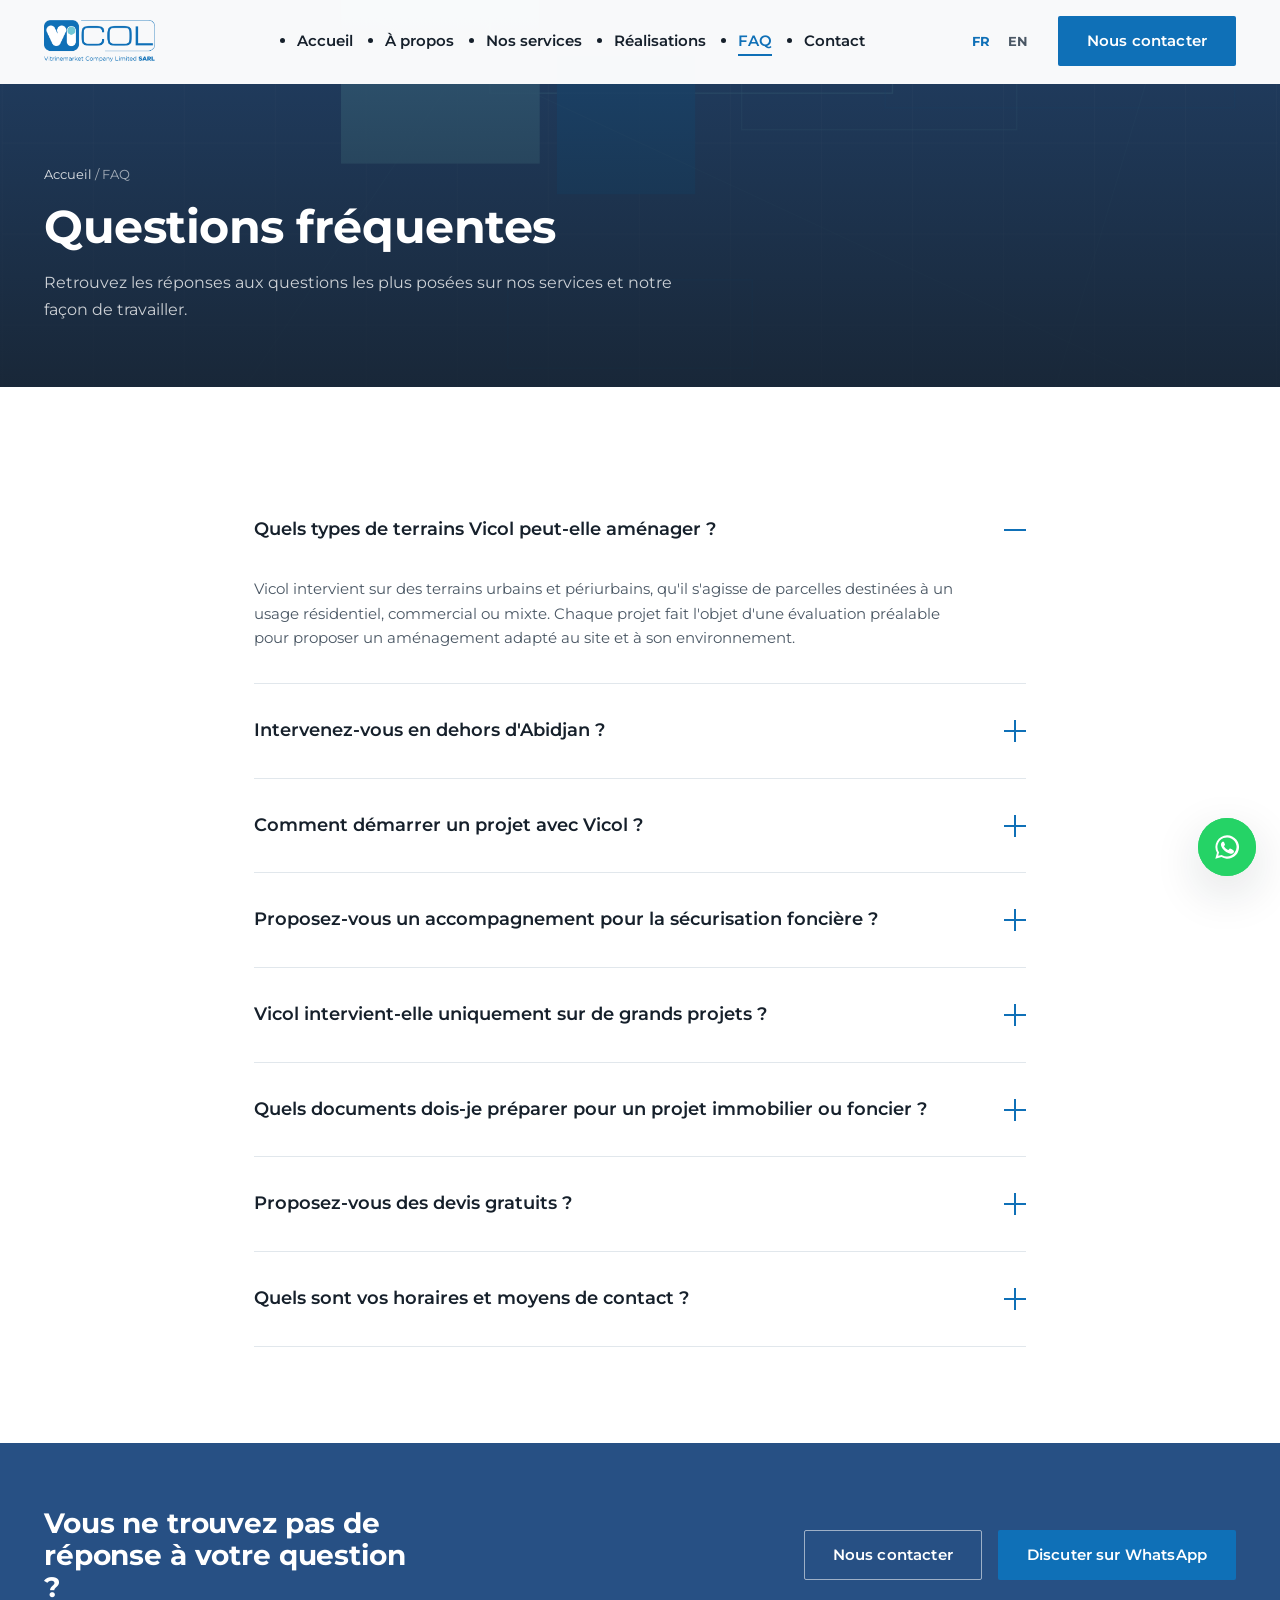
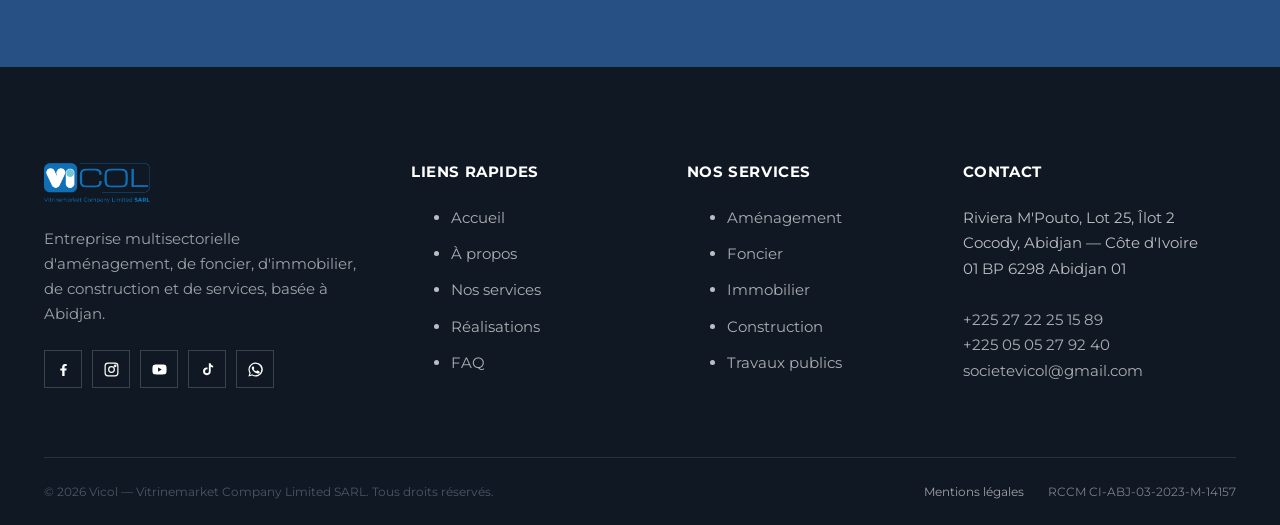
<file: faq.html>
<!DOCTYPE html>
<html lang="fr" data-base-path="">
<head>
<meta charset="UTF-8">
<meta name="viewport" content="width=device-width, initial-scale=1.0">
<title>FAQ — Questions fréquentes sur nos services | Vicol SARL</title>
<meta name="description" content="Réponses aux questions les plus fréquentes sur les services d'aménagement, de foncier, d'immobilier et de construction de Vicol SARL à Abidjan.">
<link rel="canonical" href="https://www.vitrinemarket.org/faq.html">
<meta property="og:type" content="website">
<meta property="og:title" content="FAQ — Questions fréquentes sur nos services | Vicol SARL">
<meta property="og:description" content="Réponses aux questions les plus fréquentes sur les services d'aménagement, de foncier, d'immobilier et de construction de Vicol SARL à Abidjan.">
<meta property="og:url" content="https://www.vitrinemarket.org/faq.html">
<meta property="og:image" content="https://www.vitrinemarket.org/assets/images/logo/logo-vicol-complet.png">
<link rel="icon" type="image/png" href="assets/images/logo/icone-vicol.png">
<link rel="apple-touch-icon" href="assets/images/logo/icone-vicol.png">
<link rel="preconnect" href="https://fonts.googleapis.com">
<link rel="preconnect" href="https://fonts.gstatic.com" crossorigin>
<link rel="stylesheet" href="https://fonts.googleapis.com/css2?family=Montserrat:wght@400;500;600;700;800&display=swap">
<link rel="stylesheet" href="assets/css/variables.css">
<link rel="stylesheet" href="assets/css/base.css">
<link rel="stylesheet" href="assets/css/components.css">
<link rel="stylesheet" href="assets/css/layout.css">
<link rel="stylesheet" href="assets/css/animations.css">
<link rel="stylesheet" href="assets/css/responsive.css">
<script type="application/ld+json">
{
  "@context": "https://schema.org",
  "@type": "FAQPage",
  "mainEntity": [
    {"@type": "Question", "name": "Quels types de terrains Vicol peut-elle aménager ?", "acceptedAnswer": {"@type": "Answer", "text": "Vicol intervient sur des terrains urbains et périurbains, qu"il s"agisse de parcelles destinées à un usage résidentiel, commercial ou mixte. Chaque projet fait l"objet d"une évaluation préalable pour proposer un aménagement adapté au site et à son environnement."}},
{"@type": "Question", "name": "Intervenez-vous en dehors d"Abidjan ?", "acceptedAnswer": {"@type": "Answer", "text": "Oui. Vicol intervient sur l"ensemble du territoire ivoirien et peut également accompagner des projets à l"étranger, selon les besoins exprimés par le client."}},
{"@type": "Question", "name": "Comment démarrer un projet avec Vicol ?", "acceptedAnswer": {"@type": "Answer", "text": "La première étape consiste à nous contacter par téléphone, e-mail, WhatsApp ou via le formulaire de contact du site, afin d"échanger sur votre besoin. Nous organisons ensuite un premier rendez-vous pour cadrer le projet avant de proposer une offre adaptée."}},
{"@type": "Question", "name": "Proposez-vous un accompagnement pour la sécurisation foncière ?", "acceptedAnswer": {"@type": "Answer", "text": "Oui, l"accompagnement foncier fait partie de nos expertises prioritaires : vérification des titres, conseil et suivi administratif pour sécuriser vos transactions et limiter les risques liés à l"acquisition d"un terrain."}},
{"@type": "Question", "name": "Vicol intervient-elle uniquement sur de grands projets ?", "acceptedAnswer": {"@type": "Answer", "text": "Non. Vicol accompagne aussi bien des projets de particuliers (acquisition d"une parcelle, construction d"une résidence) que des projets plus importants portés par des promoteurs ou des institutions."}},
{"@type": "Question", "name": "Quels documents dois-je préparer pour un projet immobilier ou foncier ?", "acceptedAnswer": {"@type": "Answer", "text": "Les documents nécessaires varient selon la nature du projet. Contactez notre équipe : nous vous indiquerons précisément les pièces à réunir pour votre situation particulière."}},
{"@type": "Question", "name": "Proposez-vous des devis gratuits ?", "acceptedAnswer": {"@type": "Answer", "text": "Nous étudions chaque demande individuellement. Contactez-nous avec le détail de votre projet pour recevoir une réponse et, selon la nature de la demande, une estimation adaptée."}},
{"@type": "Question", "name": "Quels sont vos horaires et moyens de contact ?", "acceptedAnswer": {"@type": "Answer", "text": "Notre équipe est disponible du lundi au samedi, de 8h30 à 17h30, par téléphone, e-mail, WhatsApp ou via le formulaire de contact du site."}}
  ]
}
</script>
</head>
<body>
<a href="#main" class="skip-link">Aller au contenu principal</a>
<header class="site-header">
  <div class="container">
    <a href="index.html" class="brand" aria-label="Vicol SARL — Accueil">
      <img src="assets/images/logo/logo-vicol-complet.png" alt="Vicol — Vitrinemarket Company Limited SARL">
    </a>
    <nav class="main-nav" aria-label="Navigation principale">
      <ul>
        <li><a href="index.html"  data-i18n="nav.home">Accueil</a></li>
        <li><a href="a-propos.html"  data-i18n="nav.about">À propos</a></li>
        <li><a href="services.html"  data-i18n="nav.services">Nos services</a></li>
        <li><a href="realisations.html"  data-i18n="nav.projects">Réalisations</a></li>
        <li><a href="faq.html" aria-current="page" data-i18n="nav.faq">FAQ</a></li>
        <li><a href="contact.html"  data-i18n="nav.contact">Contact</a></li>
      </ul>
    </nav>
    <div class="header-actions">
      <div class="lang-switch" role="group" aria-label="Choix de la langue">
        <button type="button" data-lang="fr" class="is-active" aria-pressed="true">FR</button>
        <button type="button" data-lang="en" aria-pressed="false">EN</button>
      </div>
      <a href="contact.html" class="btn btn-primary" data-i18n="header.cta">Nous contacter</a>
      <button class="nav-toggle" aria-label="Ouvrir le menu" aria-expanded="false" aria-controls="mobile-nav"><span></span><span></span><span></span></button>
    </div>
  </div>
</header>

<nav id="mobile-nav" class="mobile-nav" aria-label="Navigation mobile">
  <ul>
    <li><a href="index.html" data-i18n="nav.home">Accueil</a></li>
    <li><a href="a-propos.html" data-i18n="nav.about">À propos</a></li>
    <li><a href="services.html" data-i18n="nav.services">Nos services</a></li>
    <li><a href="realisations.html" data-i18n="nav.projects">Réalisations</a></li>
    <li><a href="faq.html" data-i18n="nav.faq">FAQ</a></li>
    <li><a href="contact.html" data-i18n="nav.contact">Contact</a></li>
  </ul>
  <div class="mobile-nav__footer">
    <div class="mobile-nav__lang" role="group" aria-label="Choix de la langue">
      <button type="button" data-lang="fr" class="is-active" aria-pressed="true">Français</button>
      <button type="button" data-lang="en" aria-pressed="false">English</button>
    </div>
    <a href="tel:+2252722251589" class="btn btn-outline btn-block">+225 27 22 25 15 89</a>
  </div>
</nav>

<main id="main">

  <header class="page-header">
    <div class="hero__media"><img src="assets/images/hero/hero-faq.svg" alt=""></div>
    <div class="container">
      <p class="breadcrumb"><a href="index.html">Accueil</a> / FAQ</p>
      <h1>Questions fréquentes</h1>
      <p>Retrouvez les réponses aux questions les plus posées sur nos services et notre façon de travailler.</p>
    </div>
  </header>

  <section>
    <div class="container" style="max-width: 820px;">
      <div class="accordion">
        
      <div class="accordion-item">
        <button class="accordion-trigger" aria-expanded="true" aria-controls="faq-panel-1" id="faq-trigger-1">
          <span>Quels types de terrains Vicol peut-elle aménager ?</span>
          <span class="icon" aria-hidden="true"></span>
        </button>
        <div class="accordion-panel" id="faq-panel-1" role="region" aria-labelledby="faq-trigger-1" style="height:auto;">
          <p>Vicol intervient sur des terrains urbains et périurbains, qu'il s'agisse de parcelles destinées à un usage résidentiel, commercial ou mixte. Chaque projet fait l'objet d'une évaluation préalable pour proposer un aménagement adapté au site et à son environnement.</p>
        </div>
      </div>
      <div class="accordion-item">
        <button class="accordion-trigger" aria-expanded="false" aria-controls="faq-panel-2" id="faq-trigger-2">
          <span>Intervenez-vous en dehors d'Abidjan ?</span>
          <span class="icon" aria-hidden="true"></span>
        </button>
        <div class="accordion-panel" id="faq-panel-2" role="region" aria-labelledby="faq-trigger-2" style="height:0px;">
          <p>Oui. Vicol intervient sur l'ensemble du territoire ivoirien et peut également accompagner des projets à l'étranger, selon les besoins exprimés par le client.</p>
        </div>
      </div>
      <div class="accordion-item">
        <button class="accordion-trigger" aria-expanded="false" aria-controls="faq-panel-3" id="faq-trigger-3">
          <span>Comment démarrer un projet avec Vicol ?</span>
          <span class="icon" aria-hidden="true"></span>
        </button>
        <div class="accordion-panel" id="faq-panel-3" role="region" aria-labelledby="faq-trigger-3" style="height:0px;">
          <p>La première étape consiste à nous contacter par téléphone, e-mail, WhatsApp ou via le formulaire de contact du site, afin d'échanger sur votre besoin. Nous organisons ensuite un premier rendez-vous pour cadrer le projet avant de proposer une offre adaptée.</p>
        </div>
      </div>
      <div class="accordion-item">
        <button class="accordion-trigger" aria-expanded="false" aria-controls="faq-panel-4" id="faq-trigger-4">
          <span>Proposez-vous un accompagnement pour la sécurisation foncière ?</span>
          <span class="icon" aria-hidden="true"></span>
        </button>
        <div class="accordion-panel" id="faq-panel-4" role="region" aria-labelledby="faq-trigger-4" style="height:0px;">
          <p>Oui, l'accompagnement foncier fait partie de nos expertises prioritaires : vérification des titres, conseil et suivi administratif pour sécuriser vos transactions et limiter les risques liés à l'acquisition d'un terrain.</p>
        </div>
      </div>
      <div class="accordion-item">
        <button class="accordion-trigger" aria-expanded="false" aria-controls="faq-panel-5" id="faq-trigger-5">
          <span>Vicol intervient-elle uniquement sur de grands projets ?</span>
          <span class="icon" aria-hidden="true"></span>
        </button>
        <div class="accordion-panel" id="faq-panel-5" role="region" aria-labelledby="faq-trigger-5" style="height:0px;">
          <p>Non. Vicol accompagne aussi bien des projets de particuliers (acquisition d'une parcelle, construction d'une résidence) que des projets plus importants portés par des promoteurs ou des institutions.</p>
        </div>
      </div>
      <div class="accordion-item">
        <button class="accordion-trigger" aria-expanded="false" aria-controls="faq-panel-6" id="faq-trigger-6">
          <span>Quels documents dois-je préparer pour un projet immobilier ou foncier ?</span>
          <span class="icon" aria-hidden="true"></span>
        </button>
        <div class="accordion-panel" id="faq-panel-6" role="region" aria-labelledby="faq-trigger-6" style="height:0px;">
          <p>Les documents nécessaires varient selon la nature du projet. Contactez notre équipe : nous vous indiquerons précisément les pièces à réunir pour votre situation particulière.</p>
        </div>
      </div>
      <div class="accordion-item">
        <button class="accordion-trigger" aria-expanded="false" aria-controls="faq-panel-7" id="faq-trigger-7">
          <span>Proposez-vous des devis gratuits ?</span>
          <span class="icon" aria-hidden="true"></span>
        </button>
        <div class="accordion-panel" id="faq-panel-7" role="region" aria-labelledby="faq-trigger-7" style="height:0px;">
          <p>Nous étudions chaque demande individuellement. Contactez-nous avec le détail de votre projet pour recevoir une réponse et, selon la nature de la demande, une estimation adaptée.</p>
        </div>
      </div>
      <div class="accordion-item">
        <button class="accordion-trigger" aria-expanded="false" aria-controls="faq-panel-8" id="faq-trigger-8">
          <span>Quels sont vos horaires et moyens de contact ?</span>
          <span class="icon" aria-hidden="true"></span>
        </button>
        <div class="accordion-panel" id="faq-panel-8" role="region" aria-labelledby="faq-trigger-8" style="height:0px;">
          <p>Notre équipe est disponible du lundi au samedi, de 8h30 à 17h30, par téléphone, e-mail, WhatsApp ou via le formulaire de contact du site.</p>
        </div>
      </div>
      </div>
    </div>
  </section>

  <section class="cta-band">
    <div class="container">
      <h2>Vous ne trouvez pas de réponse à votre question ?</h2>
      <div class="cta-band__actions">
        <a href="contact.html" class="btn btn-outline">Nous contacter</a>
        <a href="https://wa.me/message/2DS4J6XL35QIL1" class="btn btn-primary" target="_blank" rel="noopener noreferrer">Discuter sur WhatsApp</a>
      </div>
    </div>
  </section>

</main>
<footer class="site-footer">
  <div class="container">
    <div class="footer-grid">
      <div class="footer-brand">
        <img src="assets/images/logo/logo-vicol-complet.png" alt="Vicol — Vitrinemarket Company Limited SARL">
        <p data-i18n="footer.tagline">Entreprise multisectorielle d'aménagement, de foncier, d'immobilier, de construction et de services, basée à Abidjan.</p>
        <div class="footer-social">
          <a href="https://www.facebook.com/profile.php?id=61579637860245" target="_blank" rel="noopener noreferrer" aria-label="Vicol sur Facebook"><svg viewBox="0 0 24 24" fill="currentColor"><path d="M13.5 21v-7.5h2.5l.5-3H13.5V8.5c0-.9.25-1.5 1.55-1.5H16.5V4.3c-.28-.04-1.25-.12-2.38-.12-2.36 0-3.97 1.44-3.97 4.08V10.5H7.5v3h2.65V21h3.35Z"/></svg></a>
          <a href="https://www.instagram.com/vicol_sarl/" target="_blank" rel="noopener noreferrer" aria-label="Vicol sur Instagram"><svg viewBox="0 0 24 24" fill="none" stroke="currentColor" stroke-width="1.7"><rect x="3" y="3" width="18" height="18" rx="4"/><circle cx="12" cy="12" r="4"/><circle cx="17.2" cy="6.8" r="1"/></svg></a>
          <a href="https://www.youtube.com/@vicolsarl" target="_blank" rel="noopener noreferrer" aria-label="Vicol sur YouTube"><svg viewBox="0 0 24 24" fill="currentColor"><path d="M22 12s0-3.2-.4-4.7a2.9 2.9 0 0 0-2-2C17.9 5 12 5 12 5s-5.9 0-7.6.3a2.9 2.9 0 0 0-2 2C2 8.8 2 12 2 12s0 3.2.4 4.7a2.9 2.9 0 0 0 2 2C6.1 19 12 19 12 19s5.9 0 7.6-.3a2.9 2.9 0 0 0 2-2C22 15.2 22 12 22 12ZM10 15V9l5.2 3-5.2 3Z"/></svg></a>
          <a href="https://www.tiktok.com/@vicol_sarl" target="_blank" rel="noopener noreferrer" aria-label="Vicol sur TikTok"><svg viewBox="0 0 24 24" fill="currentColor"><path d="M16.5 3c.3 1.9 1.5 3.3 3.5 3.6v2.7c-1.3 0-2.5-.4-3.5-1.1v6.4a5.4 5.4 0 1 1-5.4-5.4c.3 0 .6 0 .9.1v2.7a2.7 2.7 0 1 0 1.9 2.6V3h2.6Z"/></svg></a>
          <a href="https://wa.me/message/2DS4J6XL35QIL1" target="_blank" rel="noopener noreferrer" aria-label="Vicol sur WhatsApp"><svg viewBox="0 0 24 24" fill="currentColor"><path d="M12 2a10 10 0 0 0-8.6 15L2 22l5.2-1.4A10 10 0 1 0 12 2Zm0 18.2a8.1 8.1 0 0 1-4.2-1.2l-.3-.2-3.1.8.8-3-.2-.3A8.2 8.2 0 1 1 12 20.2Zm4.5-6.1c-.2-.1-1.5-.7-1.7-.8-.2-.1-.4-.1-.6.1-.2.2-.6.8-.8 1-.1.2-.3.2-.5.1a6.7 6.7 0 0 1-2-1.2 7.4 7.4 0 0 1-1.4-1.7c-.1-.2 0-.4.1-.5l.4-.5c.1-.1.2-.3.2-.4.1-.2 0-.3 0-.5l-.7-1.7c-.2-.4-.4-.4-.6-.4h-.5c-.2 0-.5.1-.7.3-.2.2-.9.9-.9 2.2s1 2.6 1.1 2.7c.1.2 2 3 4.8 4.2.7.3 1.2.5 1.6.6.7.2 1.3.2 1.8.1.5-.1 1.5-.6 1.7-1.2.2-.6.2-1.1.2-1.2-.1-.1-.3-.2-.5-.3Z"/></svg></a>
        </div>
      </div>
      <div class="footer-col">
        <h4 data-i18n="footer.quickLinks">Liens rapides</h4>
        <ul>
          <li><a href="index.html" data-i18n="nav.home">Accueil</a></li>
          <li><a href="a-propos.html" data-i18n="nav.about">À propos</a></li>
          <li><a href="services.html" data-i18n="nav.services">Nos services</a></li>
          <li><a href="realisations.html" data-i18n="nav.projects">Réalisations</a></li>
          <li><a href="faq.html" data-i18n="nav.faq">FAQ</a></li>
        </ul>
      </div>
      <div class="footer-col">
        <h4 data-i18n="footer.ourServices">Nos services</h4>
        <ul>
          <li><a href="services.html#amenagement">Aménagement</a></li>
          <li><a href="services.html#foncier">Foncier</a></li>
          <li><a href="services.html#immobilier">Immobilier</a></li>
          <li><a href="services.html#construction">Construction</a></li>
          <li><a href="services.html#travaux-publics">Travaux publics</a></li>
        </ul>
      </div>
      <div class="footer-col">
        <h4 data-i18n="footer.contact">Contact</h4>
        <address>
          Riviera M'Pouto, Lot 25, Îlot 2<br>
          Cocody, Abidjan — Côte d'Ivoire<br>
          01 BP 6298 Abidjan 01<br><br>
          <a href="tel:+2252722251589">+225 27 22 25 15 89</a><br>
          <a href="tel:+2250505279240">+225 05 05 27 92 40</a><br>
          <a href="mailto:societevicol@gmail.com">societevicol@gmail.com</a>
        </address>
      </div>
    </div>
    <div class="footer-bottom">
      <p>&copy; <span data-current-year>2026</span> Vicol — Vitrinemarket Company Limited SARL. <span data-i18n="footer.rights">Tous droits réservés.</span></p>
      <div class="footer-legal">
        <a href="mentions-legales.html" data-i18n="footer.legal">Mentions légales</a>
        <span>RCCM CI-ABJ-03-2023-M-14157</span>
      </div>
    </div>
  </div>
</footer>

<a href="https://wa.me/message/2DS4J6XL35QIL1" class="whatsapp-float" target="_blank" rel="noopener noreferrer" aria-label="Discuter avec Vicol sur WhatsApp">
  <span class="whatsapp-float__pulse" aria-hidden="true"></span>
  <svg viewBox="0 0 24 24" fill="currentColor" aria-hidden="true"><path d="M12 2a10 10 0 0 0-8.6 15L2 22l5.2-1.4A10 10 0 1 0 12 2Zm0 18.2a8.1 8.1 0 0 1-4.2-1.2l-.3-.2-3.1.8.8-3-.2-.3A8.2 8.2 0 1 1 12 20.2Zm4.5-6.1c-.2-.1-1.5-.7-1.7-.8-.2-.1-.4-.1-.6.1-.2.2-.6.8-.8 1-.1.2-.3.2-.5.1a6.7 6.7 0 0 1-2-1.2 7.4 7.4 0 0 1-1.4-1.7c-.1-.2 0-.4.1-.5l.4-.5c.1-.1.2-.3.2-.4.1-.2 0-.3 0-.5l-.7-1.7c-.2-.4-.4-.4-.6-.4h-.5c-.2 0-.5.1-.7.3-.2.2-.9.9-.9 2.2s1 2.6 1.1 2.7c.1.2 2 3 4.8 4.2.7.3 1.2.5 1.6.6.7.2 1.3.2 1.8.1.5-.1 1.5-.6 1.7-1.2.2-.6.2-1.1.2-1.2-.1-.1-.3-.2-.5-.3Z"/></svg>
  <span class="whatsapp-float__tooltip" data-i18n="whatsapp.tooltip">Discuter sur WhatsApp</span>
</a>
<button class="back-to-top" aria-label="Retour en haut de page">
  <svg viewBox="0 0 24 24" fill="none" stroke="currentColor" stroke-width="2"><path d="M12 19V5M5 12l7-7 7 7"/></svg>
</button>
<script src="assets/js/i18n.js" defer></script>
<script src="assets/js/navigation.js" defer></script>
<script src="assets/js/animations.js" defer></script>
<script src="assets/js/gallery.js" defer></script>
<script src="assets/js/form.js" defer></script>
<script src="assets/js/main.js" defer></script>
</body>
</html>
</file>
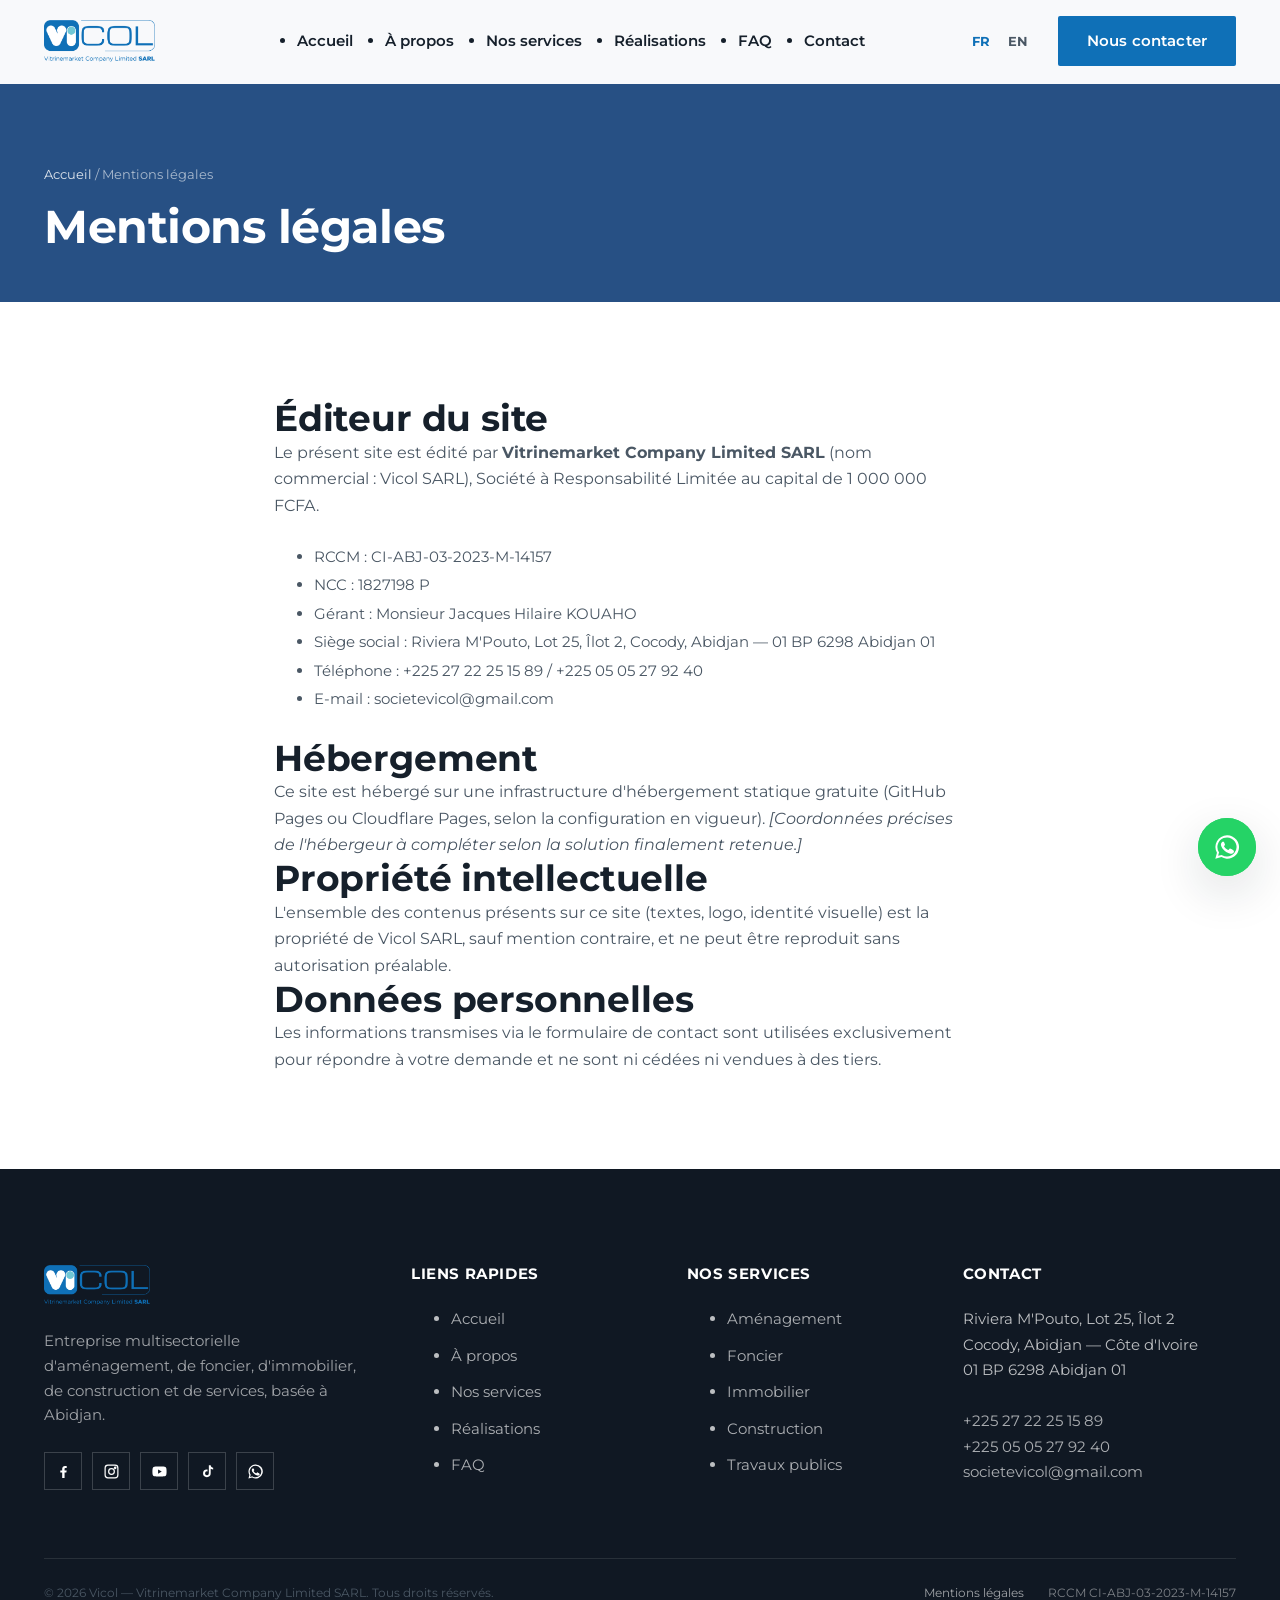
<file: mentions-legales.html>
<!DOCTYPE html>
<html lang="fr" data-base-path="">
<head>
<meta charset="UTF-8">
<meta name="viewport" content="width=device-width, initial-scale=1.0">
<title>Mentions légales | Vicol SARL</title>
<meta name="description" content="Mentions légales de Vicol — Vitrinemarket Company Limited SARL, société immatriculée au RCCM d'Abidjan.">
<link rel="canonical" href="https://www.vitrinemarket.org/mentions-legales.html">
<meta property="og:type" content="website">
<meta property="og:title" content="Mentions légales | Vicol SARL">
<meta property="og:description" content="Mentions légales de Vicol — Vitrinemarket Company Limited SARL, société immatriculée au RCCM d'Abidjan.">
<meta property="og:url" content="https://www.vitrinemarket.org/mentions-legales.html">
<meta property="og:image" content="https://www.vitrinemarket.org/assets/images/logo/logo-vicol-complet.png">
<link rel="icon" type="image/png" href="assets/images/logo/icone-vicol.png">
<link rel="apple-touch-icon" href="assets/images/logo/icone-vicol.png">
<link rel="preconnect" href="https://fonts.googleapis.com">
<link rel="preconnect" href="https://fonts.gstatic.com" crossorigin>
<link rel="stylesheet" href="https://fonts.googleapis.com/css2?family=Montserrat:wght@400;500;600;700;800&display=swap">
<link rel="stylesheet" href="assets/css/variables.css">
<link rel="stylesheet" href="assets/css/base.css">
<link rel="stylesheet" href="assets/css/components.css">
<link rel="stylesheet" href="assets/css/layout.css">
<link rel="stylesheet" href="assets/css/animations.css">
<link rel="stylesheet" href="assets/css/responsive.css">

</head>
<body>
<a href="#main" class="skip-link">Aller au contenu principal</a>
<header class="site-header">
  <div class="container">
    <a href="index.html" class="brand" aria-label="Vicol SARL — Accueil">
      <img src="assets/images/logo/logo-vicol-complet.png" alt="Vicol — Vitrinemarket Company Limited SARL">
    </a>
    <nav class="main-nav" aria-label="Navigation principale">
      <ul>
        <li><a href="index.html"  data-i18n="nav.home">Accueil</a></li>
        <li><a href="a-propos.html"  data-i18n="nav.about">À propos</a></li>
        <li><a href="services.html"  data-i18n="nav.services">Nos services</a></li>
        <li><a href="realisations.html"  data-i18n="nav.projects">Réalisations</a></li>
        <li><a href="faq.html"  data-i18n="nav.faq">FAQ</a></li>
        <li><a href="contact.html"  data-i18n="nav.contact">Contact</a></li>
      </ul>
    </nav>
    <div class="header-actions">
      <div class="lang-switch" role="group" aria-label="Choix de la langue">
        <button type="button" data-lang="fr" class="is-active" aria-pressed="true">FR</button>
        <button type="button" data-lang="en" aria-pressed="false">EN</button>
      </div>
      <a href="contact.html" class="btn btn-primary" data-i18n="header.cta">Nous contacter</a>
      <button class="nav-toggle" aria-label="Ouvrir le menu" aria-expanded="false" aria-controls="mobile-nav"><span></span><span></span><span></span></button>
    </div>
  </div>
</header>

<nav id="mobile-nav" class="mobile-nav" aria-label="Navigation mobile">
  <ul>
    <li><a href="index.html" data-i18n="nav.home">Accueil</a></li>
    <li><a href="a-propos.html" data-i18n="nav.about">À propos</a></li>
    <li><a href="services.html" data-i18n="nav.services">Nos services</a></li>
    <li><a href="realisations.html" data-i18n="nav.projects">Réalisations</a></li>
    <li><a href="faq.html" data-i18n="nav.faq">FAQ</a></li>
    <li><a href="contact.html" data-i18n="nav.contact">Contact</a></li>
  </ul>
  <div class="mobile-nav__footer">
    <div class="mobile-nav__lang" role="group" aria-label="Choix de la langue">
      <button type="button" data-lang="fr" class="is-active" aria-pressed="true">Français</button>
      <button type="button" data-lang="en" aria-pressed="false">English</button>
    </div>
    <a href="tel:+2252722251589" class="btn btn-outline btn-block">+225 27 22 25 15 89</a>
  </div>
</nav>

<main id="main">
  <header class="page-header" style="padding-bottom: var(--sp-6);">
    <div class="container">
      <p class="breadcrumb"><a href="index.html">Accueil</a> / Mentions légales</p>
      <h1>Mentions légales</h1>
    </div>
  </header>

  <section>
    <div class="container" style="max-width: 780px;">
      <h2>Éditeur du site</h2>
      <p>Le présent site est édité par <strong>Vitrinemarket Company Limited SARL</strong> (nom commercial : Vicol SARL), Société à Responsabilité Limitée au capital de 1 000 000 FCFA.</p>
      <ul style="margin: var(--sp-4) 0; color: var(--c-ink-soft); font-size: var(--fs-sm); line-height: 1.9;">
        <li>RCCM : CI-ABJ-03-2023-M-14157</li>
        <li>NCC : 1827198 P</li>
        <li>Gérant : Monsieur Jacques Hilaire KOUAHO</li>
        <li>Siège social : Riviera M'Pouto, Lot 25, Îlot 2, Cocody, Abidjan — 01 BP 6298 Abidjan 01</li>
        <li>Téléphone : +225 27 22 25 15 89 / +225 05 05 27 92 40</li>
        <li>E-mail : societevicol@gmail.com</li>
      </ul>

      <h2>Hébergement</h2>
      <p>Ce site est hébergé sur une infrastructure d'hébergement statique gratuite (GitHub Pages ou Cloudflare Pages, selon la configuration en vigueur). <em>[Coordonnées précises de l'hébergeur à compléter selon la solution finalement retenue.]</em></p>

      <h2>Propriété intellectuelle</h2>
      <p>L'ensemble des contenus présents sur ce site (textes, logo, identité visuelle) est la propriété de Vicol SARL, sauf mention contraire, et ne peut être reproduit sans autorisation préalable.</p>

      <h2>Données personnelles</h2>
      <p>Les informations transmises via le formulaire de contact sont utilisées exclusivement pour répondre à votre demande et ne sont ni cédées ni vendues à des tiers.</p>
    </div>
  </section>
</main>
<footer class="site-footer">
  <div class="container">
    <div class="footer-grid">
      <div class="footer-brand">
        <img src="assets/images/logo/logo-vicol-complet.png" alt="Vicol — Vitrinemarket Company Limited SARL">
        <p data-i18n="footer.tagline">Entreprise multisectorielle d'aménagement, de foncier, d'immobilier, de construction et de services, basée à Abidjan.</p>
        <div class="footer-social">
          <a href="https://www.facebook.com/profile.php?id=61579637860245" target="_blank" rel="noopener noreferrer" aria-label="Vicol sur Facebook"><svg viewBox="0 0 24 24" fill="currentColor"><path d="M13.5 21v-7.5h2.5l.5-3H13.5V8.5c0-.9.25-1.5 1.55-1.5H16.5V4.3c-.28-.04-1.25-.12-2.38-.12-2.36 0-3.97 1.44-3.97 4.08V10.5H7.5v3h2.65V21h3.35Z"/></svg></a>
          <a href="https://www.instagram.com/vicol_sarl/" target="_blank" rel="noopener noreferrer" aria-label="Vicol sur Instagram"><svg viewBox="0 0 24 24" fill="none" stroke="currentColor" stroke-width="1.7"><rect x="3" y="3" width="18" height="18" rx="4"/><circle cx="12" cy="12" r="4"/><circle cx="17.2" cy="6.8" r="1"/></svg></a>
          <a href="https://www.youtube.com/@vicolsarl" target="_blank" rel="noopener noreferrer" aria-label="Vicol sur YouTube"><svg viewBox="0 0 24 24" fill="currentColor"><path d="M22 12s0-3.2-.4-4.7a2.9 2.9 0 0 0-2-2C17.9 5 12 5 12 5s-5.9 0-7.6.3a2.9 2.9 0 0 0-2 2C2 8.8 2 12 2 12s0 3.2.4 4.7a2.9 2.9 0 0 0 2 2C6.1 19 12 19 12 19s5.9 0 7.6-.3a2.9 2.9 0 0 0 2-2C22 15.2 22 12 22 12ZM10 15V9l5.2 3-5.2 3Z"/></svg></a>
          <a href="https://www.tiktok.com/@vicol_sarl" target="_blank" rel="noopener noreferrer" aria-label="Vicol sur TikTok"><svg viewBox="0 0 24 24" fill="currentColor"><path d="M16.5 3c.3 1.9 1.5 3.3 3.5 3.6v2.7c-1.3 0-2.5-.4-3.5-1.1v6.4a5.4 5.4 0 1 1-5.4-5.4c.3 0 .6 0 .9.1v2.7a2.7 2.7 0 1 0 1.9 2.6V3h2.6Z"/></svg></a>
          <a href="https://wa.me/message/2DS4J6XL35QIL1" target="_blank" rel="noopener noreferrer" aria-label="Vicol sur WhatsApp"><svg viewBox="0 0 24 24" fill="currentColor"><path d="M12 2a10 10 0 0 0-8.6 15L2 22l5.2-1.4A10 10 0 1 0 12 2Zm0 18.2a8.1 8.1 0 0 1-4.2-1.2l-.3-.2-3.1.8.8-3-.2-.3A8.2 8.2 0 1 1 12 20.2Zm4.5-6.1c-.2-.1-1.5-.7-1.7-.8-.2-.1-.4-.1-.6.1-.2.2-.6.8-.8 1-.1.2-.3.2-.5.1a6.7 6.7 0 0 1-2-1.2 7.4 7.4 0 0 1-1.4-1.7c-.1-.2 0-.4.1-.5l.4-.5c.1-.1.2-.3.2-.4.1-.2 0-.3 0-.5l-.7-1.7c-.2-.4-.4-.4-.6-.4h-.5c-.2 0-.5.1-.7.3-.2.2-.9.9-.9 2.2s1 2.6 1.1 2.7c.1.2 2 3 4.8 4.2.7.3 1.2.5 1.6.6.7.2 1.3.2 1.8.1.5-.1 1.5-.6 1.7-1.2.2-.6.2-1.1.2-1.2-.1-.1-.3-.2-.5-.3Z"/></svg></a>
        </div>
      </div>
      <div class="footer-col">
        <h4 data-i18n="footer.quickLinks">Liens rapides</h4>
        <ul>
          <li><a href="index.html" data-i18n="nav.home">Accueil</a></li>
          <li><a href="a-propos.html" data-i18n="nav.about">À propos</a></li>
          <li><a href="services.html" data-i18n="nav.services">Nos services</a></li>
          <li><a href="realisations.html" data-i18n="nav.projects">Réalisations</a></li>
          <li><a href="faq.html" data-i18n="nav.faq">FAQ</a></li>
        </ul>
      </div>
      <div class="footer-col">
        <h4 data-i18n="footer.ourServices">Nos services</h4>
        <ul>
          <li><a href="services.html#amenagement">Aménagement</a></li>
          <li><a href="services.html#foncier">Foncier</a></li>
          <li><a href="services.html#immobilier">Immobilier</a></li>
          <li><a href="services.html#construction">Construction</a></li>
          <li><a href="services.html#travaux-publics">Travaux publics</a></li>
        </ul>
      </div>
      <div class="footer-col">
        <h4 data-i18n="footer.contact">Contact</h4>
        <address>
          Riviera M'Pouto, Lot 25, Îlot 2<br>
          Cocody, Abidjan — Côte d'Ivoire<br>
          01 BP 6298 Abidjan 01<br><br>
          <a href="tel:+2252722251589">+225 27 22 25 15 89</a><br>
          <a href="tel:+2250505279240">+225 05 05 27 92 40</a><br>
          <a href="mailto:societevicol@gmail.com">societevicol@gmail.com</a>
        </address>
      </div>
    </div>
    <div class="footer-bottom">
      <p>&copy; <span data-current-year>2026</span> Vicol — Vitrinemarket Company Limited SARL. <span data-i18n="footer.rights">Tous droits réservés.</span></p>
      <div class="footer-legal">
        <a href="mentions-legales.html" data-i18n="footer.legal">Mentions légales</a>
        <span>RCCM CI-ABJ-03-2023-M-14157</span>
      </div>
    </div>
  </div>
</footer>

<a href="https://wa.me/message/2DS4J6XL35QIL1" class="whatsapp-float" target="_blank" rel="noopener noreferrer" aria-label="Discuter avec Vicol sur WhatsApp">
  <span class="whatsapp-float__pulse" aria-hidden="true"></span>
  <svg viewBox="0 0 24 24" fill="currentColor" aria-hidden="true"><path d="M12 2a10 10 0 0 0-8.6 15L2 22l5.2-1.4A10 10 0 1 0 12 2Zm0 18.2a8.1 8.1 0 0 1-4.2-1.2l-.3-.2-3.1.8.8-3-.2-.3A8.2 8.2 0 1 1 12 20.2Zm4.5-6.1c-.2-.1-1.5-.7-1.7-.8-.2-.1-.4-.1-.6.1-.2.2-.6.8-.8 1-.1.2-.3.2-.5.1a6.7 6.7 0 0 1-2-1.2 7.4 7.4 0 0 1-1.4-1.7c-.1-.2 0-.4.1-.5l.4-.5c.1-.1.2-.3.2-.4.1-.2 0-.3 0-.5l-.7-1.7c-.2-.4-.4-.4-.6-.4h-.5c-.2 0-.5.1-.7.3-.2.2-.9.9-.9 2.2s1 2.6 1.1 2.7c.1.2 2 3 4.8 4.2.7.3 1.2.5 1.6.6.7.2 1.3.2 1.8.1.5-.1 1.5-.6 1.7-1.2.2-.6.2-1.1.2-1.2-.1-.1-.3-.2-.5-.3Z"/></svg>
  <span class="whatsapp-float__tooltip" data-i18n="whatsapp.tooltip">Discuter sur WhatsApp</span>
</a>
<button class="back-to-top" aria-label="Retour en haut de page">
  <svg viewBox="0 0 24 24" fill="none" stroke="currentColor" stroke-width="2"><path d="M12 19V5M5 12l7-7 7 7"/></svg>
</button>
<script src="assets/js/i18n.js" defer></script>
<script src="assets/js/navigation.js" defer></script>
<script src="assets/js/animations.js" defer></script>
<script src="assets/js/gallery.js" defer></script>
<script src="assets/js/form.js" defer></script>
<script src="assets/js/main.js" defer></script>
</body>
</html>
</file>
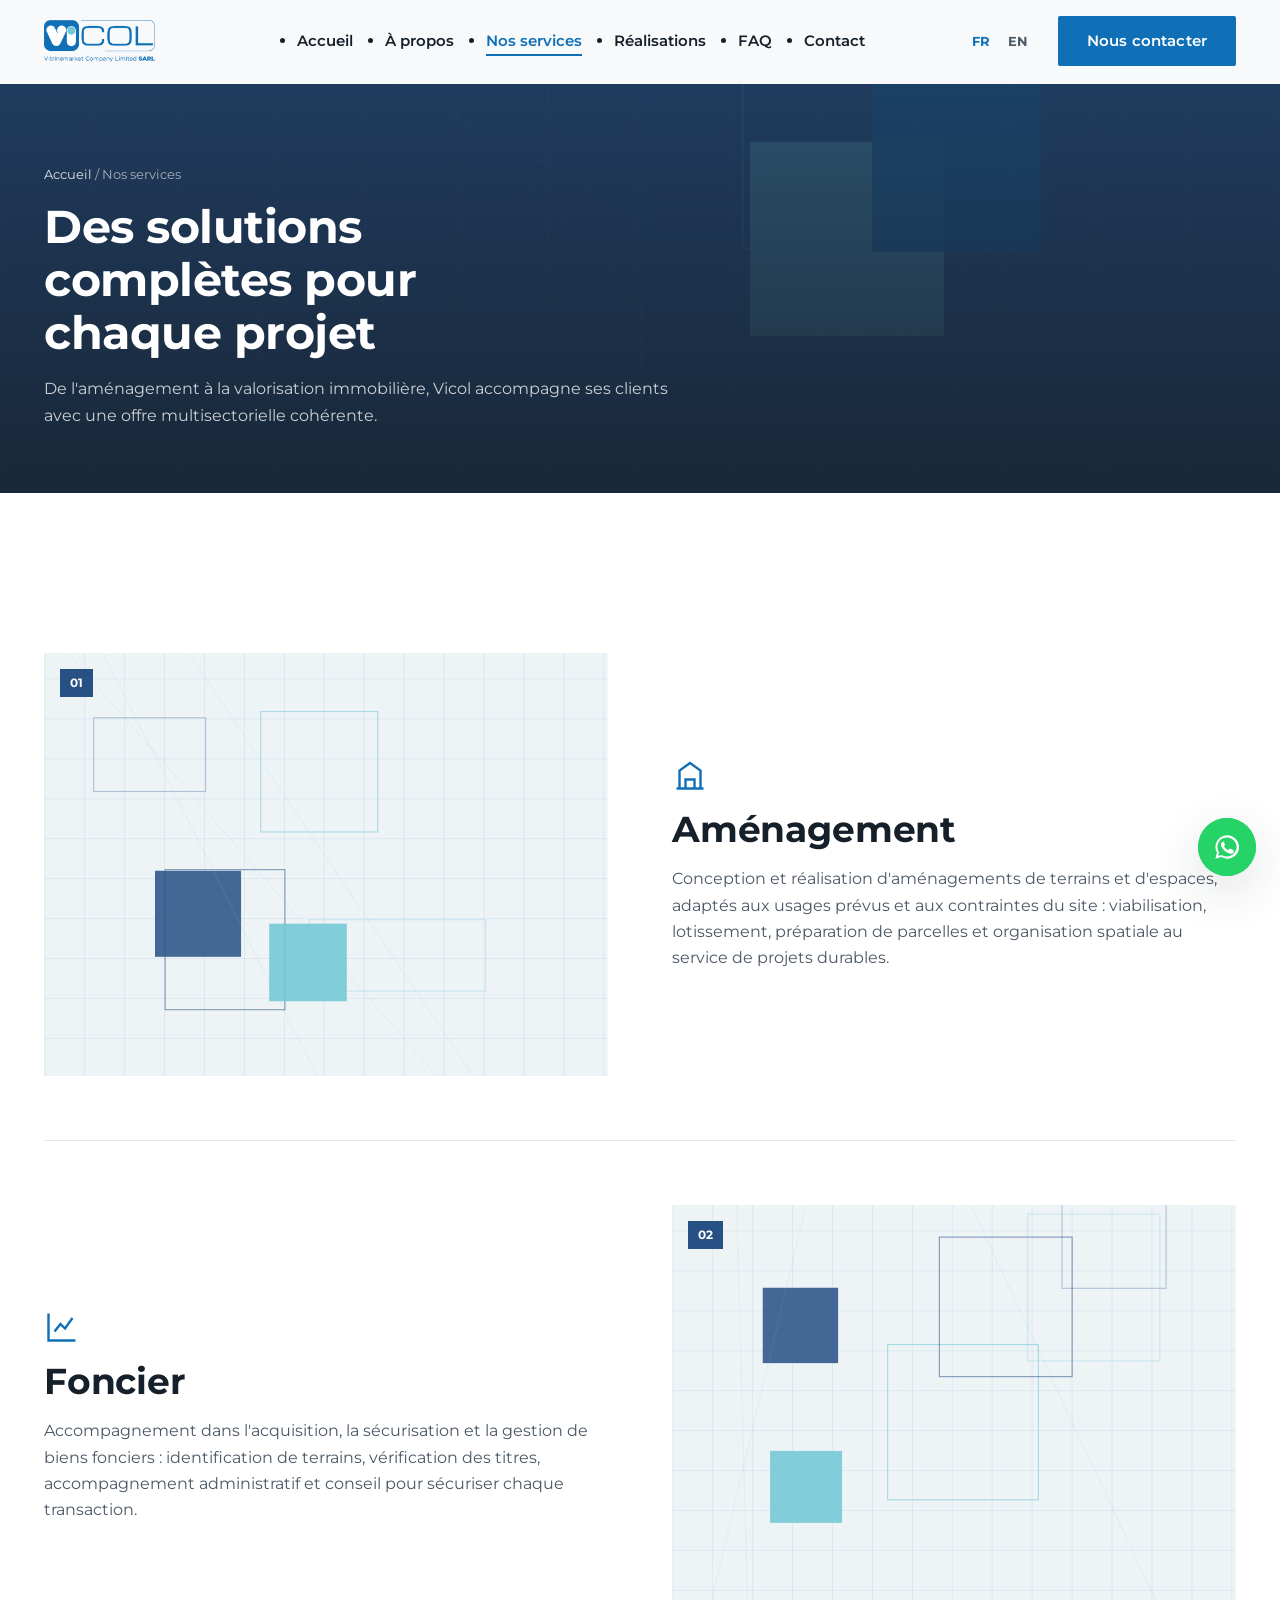
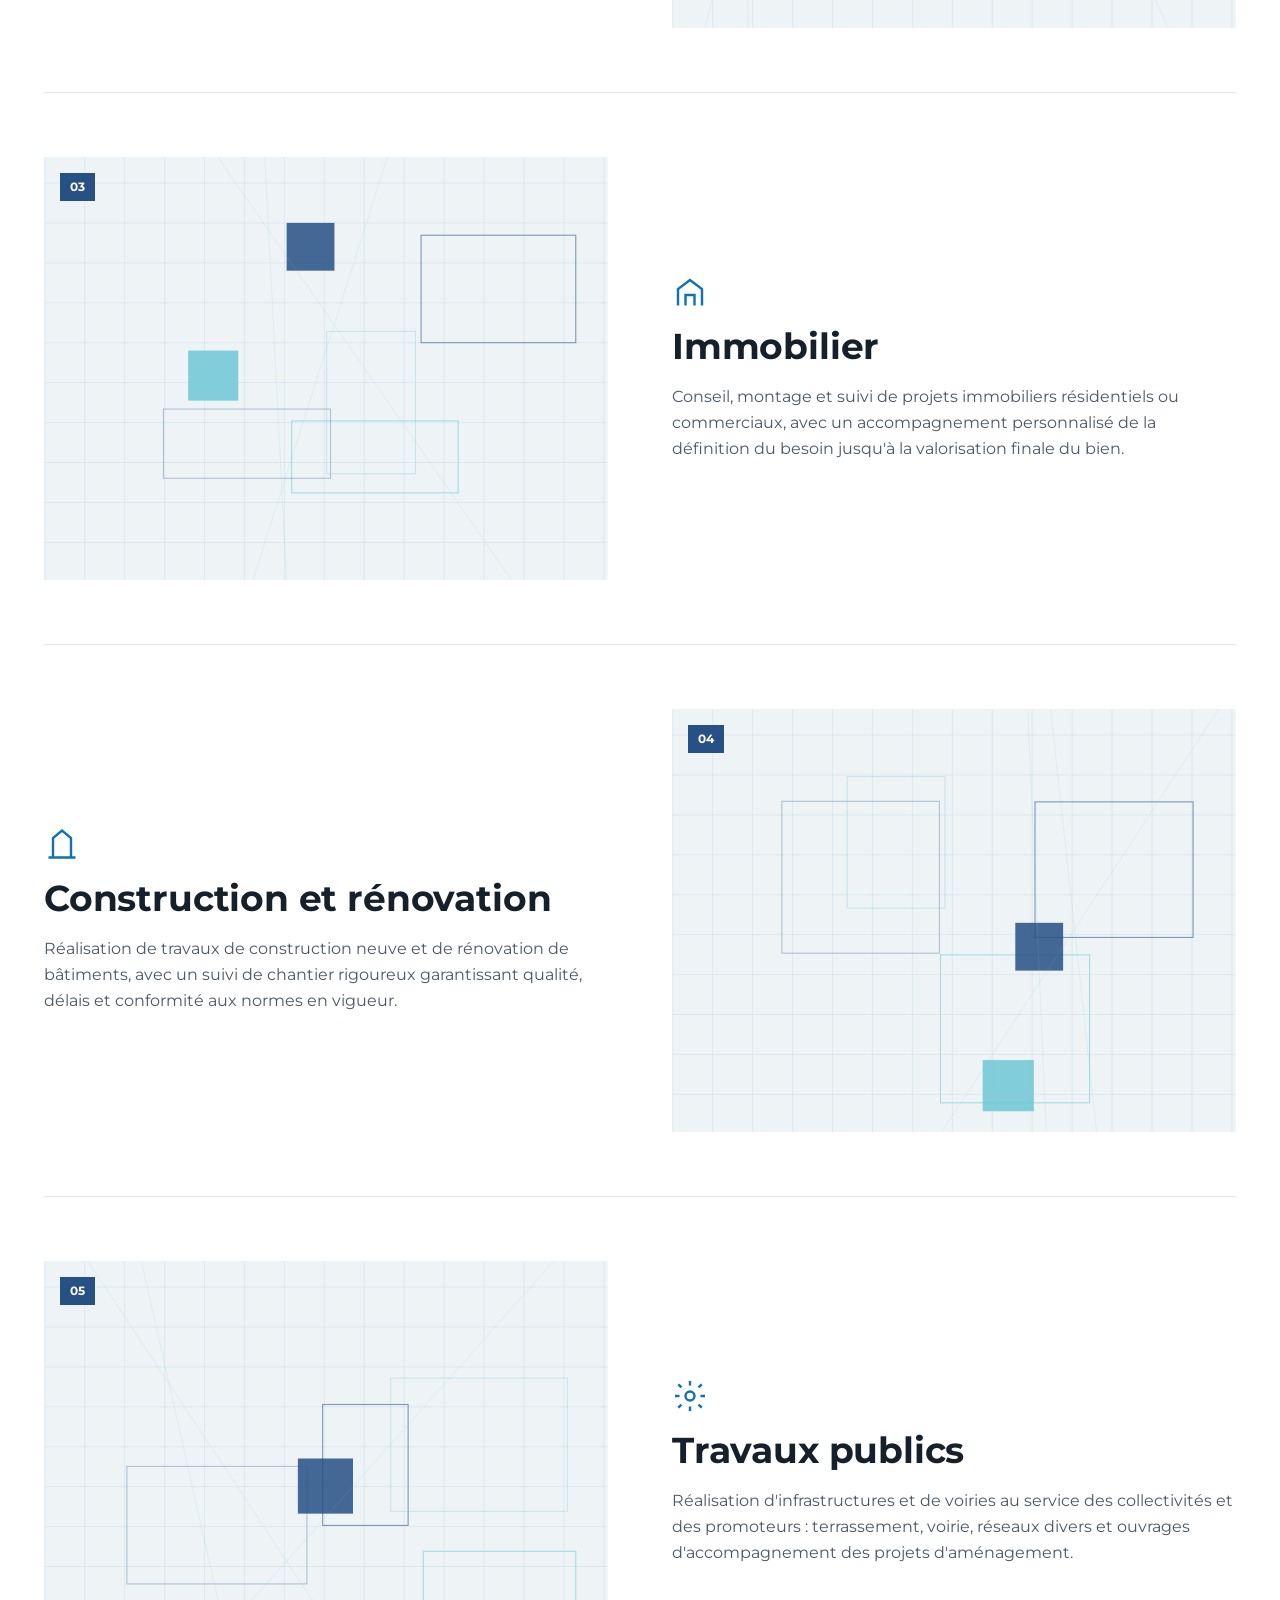
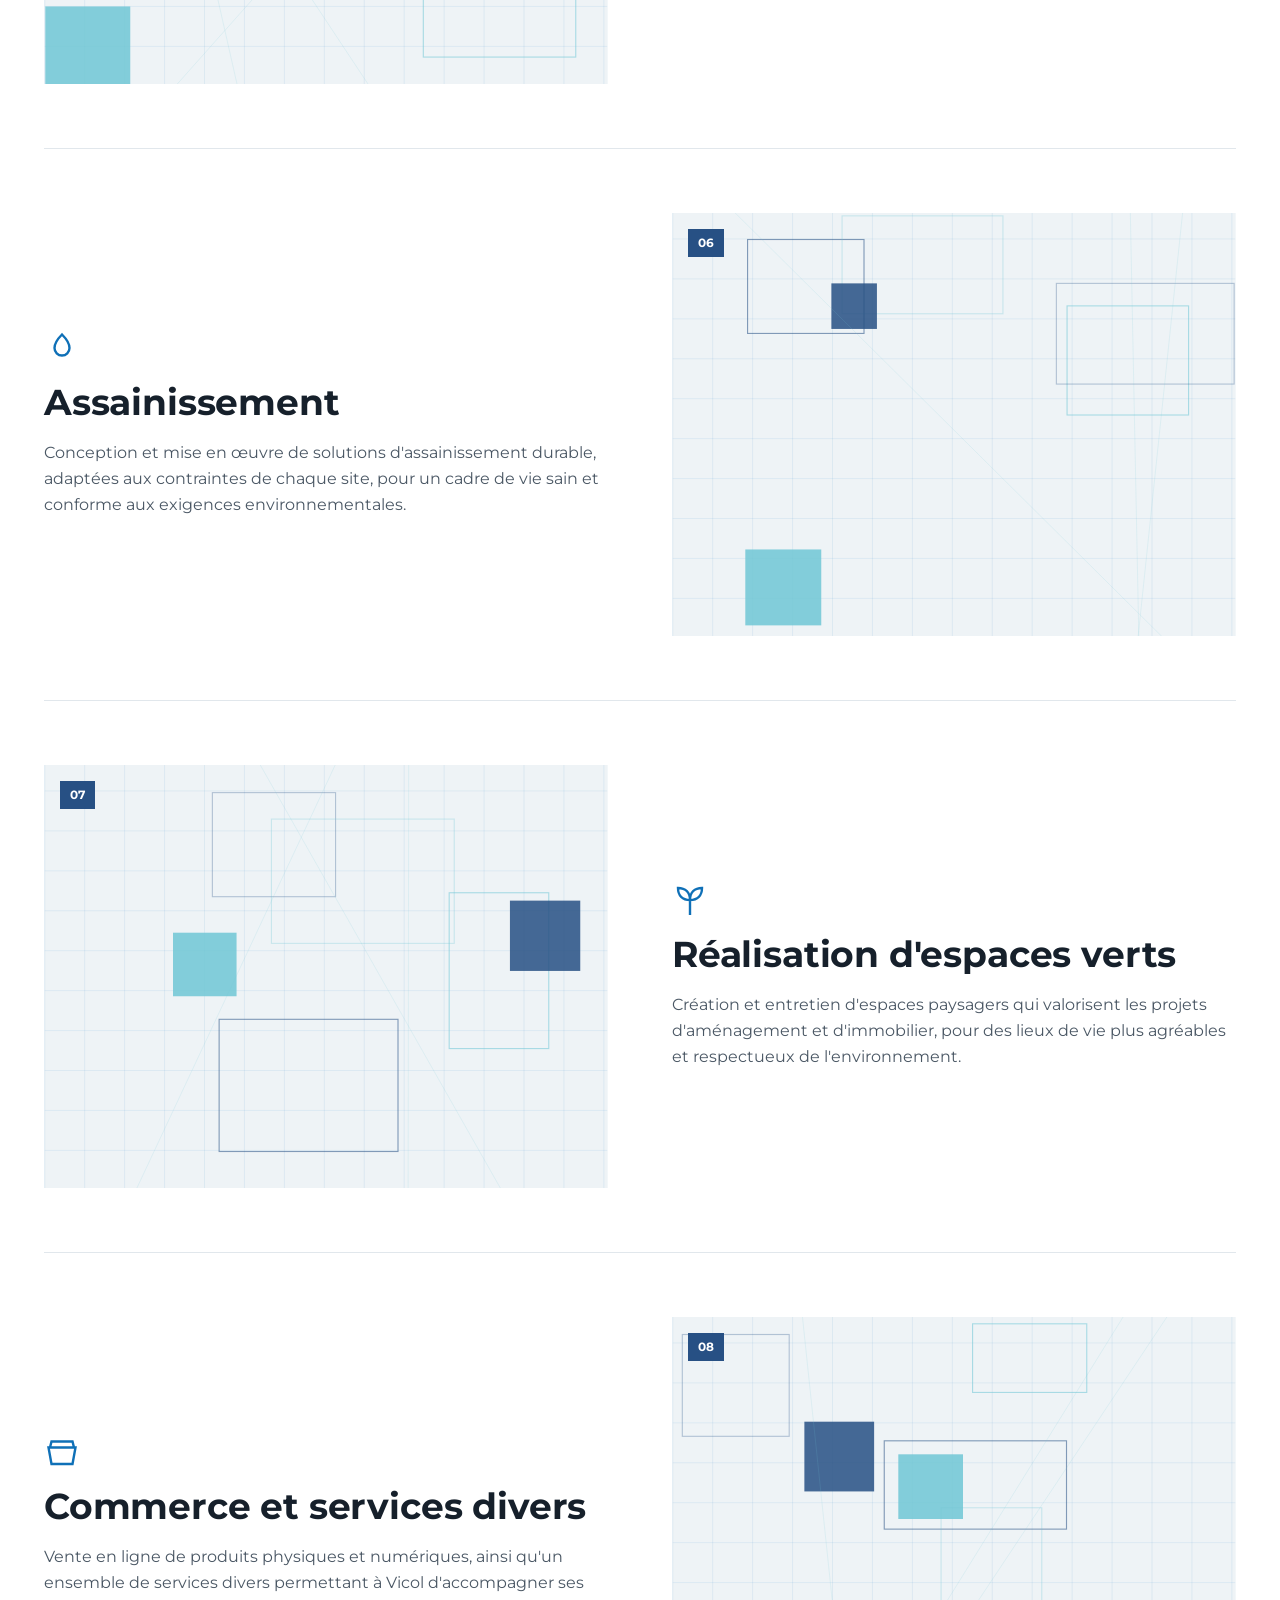
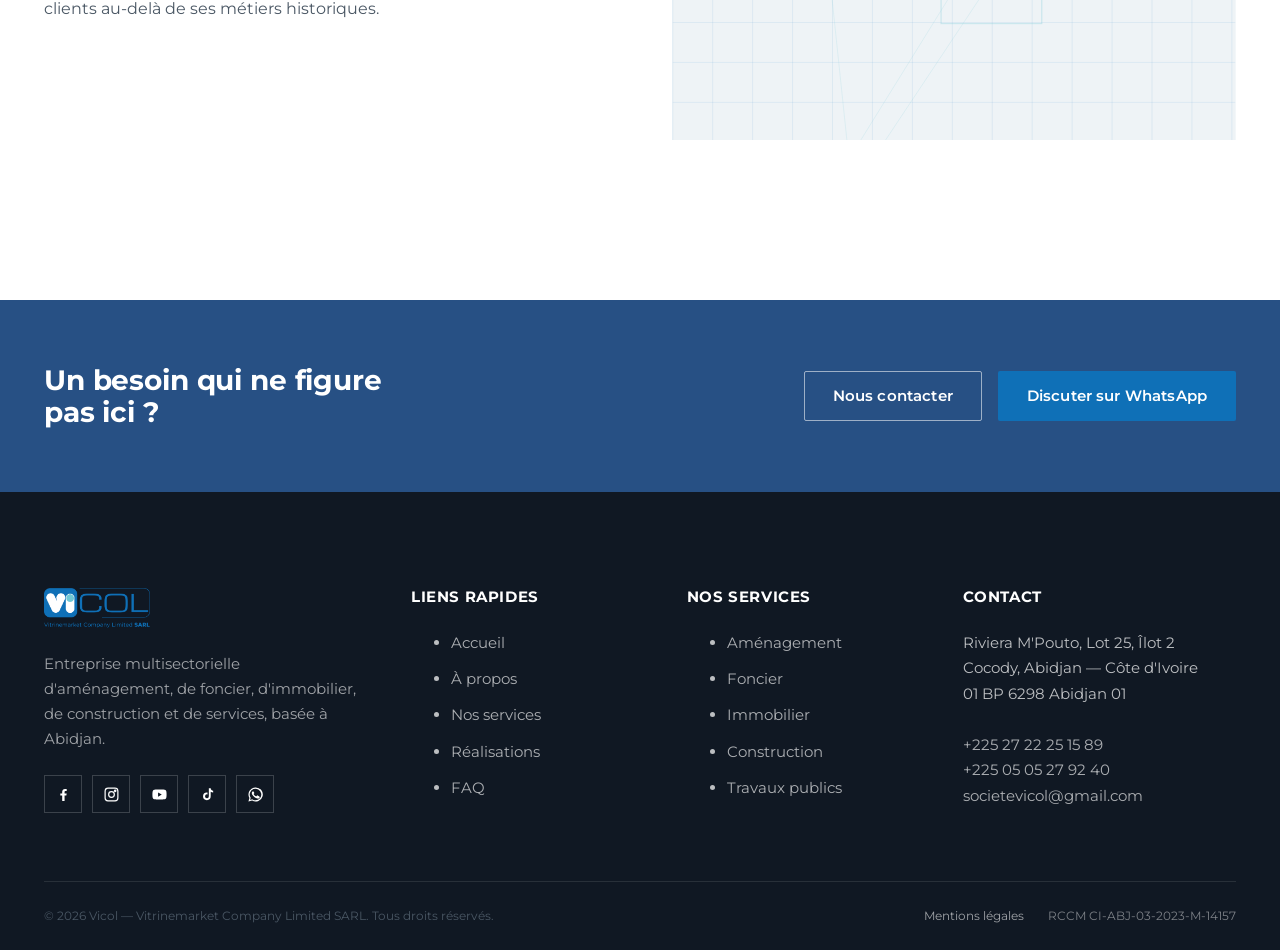
<file: services.html>
<!DOCTYPE html>
<html lang="fr" data-base-path="">
<head>
<meta charset="UTF-8">
<meta name="viewport" content="width=device-width, initial-scale=1.0">
<title>Nos services — Aménagement, Foncier, Immobilier, Construction | Vicol SARL</title>
<meta name="description" content="Découvrez tous les services de Vicol : aménagement, foncier, immobilier, construction et rénovation, travaux publics, assainissement, espaces verts, commerce et services divers.">
<link rel="canonical" href="https://www.vitrinemarket.org/services.html">
<meta property="og:type" content="website">
<meta property="og:title" content="Nos services — Aménagement, Foncier, Immobilier, Construction | Vicol SARL">
<meta property="og:description" content="Découvrez tous les services de Vicol : aménagement, foncier, immobilier, construction et rénovation, travaux publics, assainissement, espaces verts, commerce et services divers.">
<meta property="og:url" content="https://www.vitrinemarket.org/services.html">
<meta property="og:image" content="https://www.vitrinemarket.org/assets/images/logo/logo-vicol-complet.png">
<link rel="icon" type="image/png" href="assets/images/logo/icone-vicol.png">
<link rel="apple-touch-icon" href="assets/images/logo/icone-vicol.png">
<link rel="preconnect" href="https://fonts.googleapis.com">
<link rel="preconnect" href="https://fonts.gstatic.com" crossorigin>
<link rel="stylesheet" href="https://fonts.googleapis.com/css2?family=Montserrat:wght@400;500;600;700;800&display=swap">
<link rel="stylesheet" href="assets/css/variables.css">
<link rel="stylesheet" href="assets/css/base.css">
<link rel="stylesheet" href="assets/css/components.css">
<link rel="stylesheet" href="assets/css/layout.css">
<link rel="stylesheet" href="assets/css/animations.css">
<link rel="stylesheet" href="assets/css/responsive.css">

</head>
<body>
<a href="#main" class="skip-link">Aller au contenu principal</a>
<header class="site-header">
  <div class="container">
    <a href="index.html" class="brand" aria-label="Vicol SARL — Accueil">
      <img src="assets/images/logo/logo-vicol-complet.png" alt="Vicol — Vitrinemarket Company Limited SARL">
    </a>
    <nav class="main-nav" aria-label="Navigation principale">
      <ul>
        <li><a href="index.html"  data-i18n="nav.home">Accueil</a></li>
        <li><a href="a-propos.html"  data-i18n="nav.about">À propos</a></li>
        <li><a href="services.html" aria-current="page" data-i18n="nav.services">Nos services</a></li>
        <li><a href="realisations.html"  data-i18n="nav.projects">Réalisations</a></li>
        <li><a href="faq.html"  data-i18n="nav.faq">FAQ</a></li>
        <li><a href="contact.html"  data-i18n="nav.contact">Contact</a></li>
      </ul>
    </nav>
    <div class="header-actions">
      <div class="lang-switch" role="group" aria-label="Choix de la langue">
        <button type="button" data-lang="fr" class="is-active" aria-pressed="true">FR</button>
        <button type="button" data-lang="en" aria-pressed="false">EN</button>
      </div>
      <a href="contact.html" class="btn btn-primary" data-i18n="header.cta">Nous contacter</a>
      <button class="nav-toggle" aria-label="Ouvrir le menu" aria-expanded="false" aria-controls="mobile-nav"><span></span><span></span><span></span></button>
    </div>
  </div>
</header>

<nav id="mobile-nav" class="mobile-nav" aria-label="Navigation mobile">
  <ul>
    <li><a href="index.html" data-i18n="nav.home">Accueil</a></li>
    <li><a href="a-propos.html" data-i18n="nav.about">À propos</a></li>
    <li><a href="services.html" data-i18n="nav.services">Nos services</a></li>
    <li><a href="realisations.html" data-i18n="nav.projects">Réalisations</a></li>
    <li><a href="faq.html" data-i18n="nav.faq">FAQ</a></li>
    <li><a href="contact.html" data-i18n="nav.contact">Contact</a></li>
  </ul>
  <div class="mobile-nav__footer">
    <div class="mobile-nav__lang" role="group" aria-label="Choix de la langue">
      <button type="button" data-lang="fr" class="is-active" aria-pressed="true">Français</button>
      <button type="button" data-lang="en" aria-pressed="false">English</button>
    </div>
    <a href="tel:+2252722251589" class="btn btn-outline btn-block">+225 27 22 25 15 89</a>
  </div>
</nav>

<main id="main">

  <header class="page-header">
    <div class="hero__media"><img src="assets/images/hero/hero-services.svg" alt=""></div>
    <div class="container">
      <p class="breadcrumb"><a href="index.html">Accueil</a> / Nos services</p>
      <h1>Des solutions complètes pour chaque projet</h1>
      <p>De l'aménagement à la valorisation immobilière, Vicol accompagne ses clients avec une offre multisectorielle cohérente.</p>
    </div>
  </header>

  <section>
    <div class="container">
      
      <div class="service-detail" id="amenagement">
        <div class="service-detail__media" data-reveal>
          <span class="service-detail__num">01</span>
          <img src="assets/images/services/amenagement.svg" alt="Illustration du service Aménagement proposé par Vicol" loading="lazy">
        </div>
        <div class="service-detail__body" data-reveal>
          <svg viewBox="0 0 24 24" fill="none" stroke="currentColor" stroke-width="1.6"><path d="M3 21h18M5 21V9l7-5 7 5v12M9 21v-6h6v6"/></svg><h2>Aménagement</h2><p style="margin-top: var(--sp-3); font-size: var(--fs-md);">Conception et réalisation d'aménagements de terrains et d'espaces, adaptés aux usages prévus et aux contraintes du site : viabilisation, lotissement, préparation de parcelles et organisation spatiale au service de projets durables.</p>
        </div>
      </div>
      <div class="service-detail is-reverse" id="foncier">
        <div class="service-detail__media" data-reveal>
          <span class="service-detail__num">02</span>
          <img src="assets/images/services/foncier.svg" alt="Illustration du service Foncier proposé par Vicol" loading="lazy">
        </div>
        <div class="service-detail__body" data-reveal>
          <svg viewBox="0 0 24 24" fill="none" stroke="currentColor" stroke-width="1.6"><path d="M3 3v18h18M7 15l4-5 3 3 5-7"/></svg><h2>Foncier</h2><p style="margin-top: var(--sp-3); font-size: var(--fs-md);">Accompagnement dans l'acquisition, la sécurisation et la gestion de biens fonciers : identification de terrains, vérification des titres, accompagnement administratif et conseil pour sécuriser chaque transaction.</p>
        </div>
      </div>
      <div class="service-detail" id="immobilier">
        <div class="service-detail__media" data-reveal>
          <span class="service-detail__num">03</span>
          <img src="assets/images/services/immobilier.svg" alt="Illustration du service Immobilier proposé par Vicol" loading="lazy">
        </div>
        <div class="service-detail__body" data-reveal>
          <svg viewBox="0 0 24 24" fill="none" stroke="currentColor" stroke-width="1.6"><path d="M4 21V10l8-6 8 6v11M9 21v-7h6v7"/></svg><h2>Immobilier</h2><p style="margin-top: var(--sp-3); font-size: var(--fs-md);">Conseil, montage et suivi de projets immobiliers résidentiels ou commerciaux, avec un accompagnement personnalisé de la définition du besoin jusqu'à la valorisation finale du bien.</p>
        </div>
      </div>
      <div class="service-detail is-reverse" id="construction">
        <div class="service-detail__media" data-reveal>
          <span class="service-detail__num">04</span>
          <img src="assets/images/services/construction.svg" alt="Illustration du service Construction et rénovation proposé par Vicol" loading="lazy">
        </div>
        <div class="service-detail__body" data-reveal>
          <svg viewBox="0 0 24 24" fill="none" stroke="currentColor" stroke-width="1.6"><path d="M3 21h18M6 21V8l6-5 6 5v13"/></svg><h2>Construction et rénovation</h2><p style="margin-top: var(--sp-3); font-size: var(--fs-md);">Réalisation de travaux de construction neuve et de rénovation de bâtiments, avec un suivi de chantier rigoureux garantissant qualité, délais et conformité aux normes en vigueur.</p>
        </div>
      </div>
      <div class="service-detail" id="travaux-publics">
        <div class="service-detail__media" data-reveal>
          <span class="service-detail__num">05</span>
          <img src="assets/images/services/travaux-publics.svg" alt="Illustration du service Travaux publics proposé par Vicol" loading="lazy">
        </div>
        <div class="service-detail__body" data-reveal>
          <svg viewBox="0 0 24 24" fill="none" stroke="currentColor" stroke-width="1.6"><circle cx="12" cy="12" r="3"/><path d="M12 2v3M12 19v3M4.2 4.2l2.1 2.1M17.7 17.7l2.1 2.1M2 12h3M19 12h3M4.2 19.8l2.1-2.1M17.7 6.3l2.1-2.1"/></svg><h2>Travaux publics</h2><p style="margin-top: var(--sp-3); font-size: var(--fs-md);">Réalisation d'infrastructures et de voiries au service des collectivités et des promoteurs : terrassement, voirie, réseaux divers et ouvrages d'accompagnement des projets d'aménagement.</p>
        </div>
      </div>
      <div class="service-detail is-reverse" id="assainissement">
        <div class="service-detail__media" data-reveal>
          <span class="service-detail__num">06</span>
          <img src="assets/images/services/assainissement.svg" alt="Illustration du service Assainissement proposé par Vicol" loading="lazy">
        </div>
        <div class="service-detail__body" data-reveal>
          <svg viewBox="0 0 24 24" fill="none" stroke="currentColor" stroke-width="1.6"><path d="M12 3c3 3 5 6 5 9a5 5 0 0 1-10 0c0-3 2-6 5-9Z"/></svg><h2>Assainissement</h2><p style="margin-top: var(--sp-3); font-size: var(--fs-md);">Conception et mise en œuvre de solutions d'assainissement durable, adaptées aux contraintes de chaque site, pour un cadre de vie sain et conforme aux exigences environnementales.</p>
        </div>
      </div>
      <div class="service-detail" id="espaces-verts">
        <div class="service-detail__media" data-reveal>
          <span class="service-detail__num">07</span>
          <img src="assets/images/services/espaces-verts.svg" alt="Illustration du service Réalisation d'espaces verts proposé par Vicol" loading="lazy">
        </div>
        <div class="service-detail__body" data-reveal>
          <svg viewBox="0 0 24 24" fill="none" stroke="currentColor" stroke-width="1.6"><path d="M12 22V12M12 12C7 12 4 9 4 4c5 0 8 3 8 8Zm0 0c5 0 8-3 8-8-5 0-8 3-8 8Z"/></svg><h2>Réalisation d'espaces verts</h2><p style="margin-top: var(--sp-3); font-size: var(--fs-md);">Création et entretien d'espaces paysagers qui valorisent les projets d'aménagement et d'immobilier, pour des lieux de vie plus agréables et respectueux de l'environnement.</p>
        </div>
      </div>
      <div class="service-detail is-reverse" id="commerce">
        <div class="service-detail__media" data-reveal>
          <span class="service-detail__num">08</span>
          <img src="assets/images/services/commerce.svg" alt="Illustration du service Commerce et services divers proposé par Vicol" loading="lazy">
        </div>
        <div class="service-detail__body" data-reveal>
          <svg viewBox="0 0 24 24" fill="none" stroke="currentColor" stroke-width="1.6"><path d="M3 9h18l-2 11H5L3 9Zm2-4h14l1 4H4l1-4Z"/></svg><h2>Commerce et services divers</h2><p style="margin-top: var(--sp-3); font-size: var(--fs-md);">Vente en ligne de produits physiques et numériques, ainsi qu'un ensemble de services divers permettant à Vicol d'accompagner ses clients au-delà de ses métiers historiques.</p>
        </div>
      </div>
    </div>
  </section>

  <section class="cta-band">
    <div class="container">
      <h2>Un besoin qui ne figure pas ici ?</h2>
      <div class="cta-band__actions">
        <a href="contact.html" class="btn btn-outline">Nous contacter</a>
        <a href="https://wa.me/message/2DS4J6XL35QIL1" class="btn btn-primary" target="_blank" rel="noopener noreferrer">Discuter sur WhatsApp</a>
      </div>
    </div>
  </section>

</main>
<footer class="site-footer">
  <div class="container">
    <div class="footer-grid">
      <div class="footer-brand">
        <img src="assets/images/logo/logo-vicol-complet.png" alt="Vicol — Vitrinemarket Company Limited SARL">
        <p data-i18n="footer.tagline">Entreprise multisectorielle d'aménagement, de foncier, d'immobilier, de construction et de services, basée à Abidjan.</p>
        <div class="footer-social">
          <a href="https://www.facebook.com/profile.php?id=61579637860245" target="_blank" rel="noopener noreferrer" aria-label="Vicol sur Facebook"><svg viewBox="0 0 24 24" fill="currentColor"><path d="M13.5 21v-7.5h2.5l.5-3H13.5V8.5c0-.9.25-1.5 1.55-1.5H16.5V4.3c-.28-.04-1.25-.12-2.38-.12-2.36 0-3.97 1.44-3.97 4.08V10.5H7.5v3h2.65V21h3.35Z"/></svg></a>
          <a href="https://www.instagram.com/vicol_sarl/" target="_blank" rel="noopener noreferrer" aria-label="Vicol sur Instagram"><svg viewBox="0 0 24 24" fill="none" stroke="currentColor" stroke-width="1.7"><rect x="3" y="3" width="18" height="18" rx="4"/><circle cx="12" cy="12" r="4"/><circle cx="17.2" cy="6.8" r="1"/></svg></a>
          <a href="https://www.youtube.com/@vicolsarl" target="_blank" rel="noopener noreferrer" aria-label="Vicol sur YouTube"><svg viewBox="0 0 24 24" fill="currentColor"><path d="M22 12s0-3.2-.4-4.7a2.9 2.9 0 0 0-2-2C17.9 5 12 5 12 5s-5.9 0-7.6.3a2.9 2.9 0 0 0-2 2C2 8.8 2 12 2 12s0 3.2.4 4.7a2.9 2.9 0 0 0 2 2C6.1 19 12 19 12 19s5.9 0 7.6-.3a2.9 2.9 0 0 0 2-2C22 15.2 22 12 22 12ZM10 15V9l5.2 3-5.2 3Z"/></svg></a>
          <a href="https://www.tiktok.com/@vicol_sarl" target="_blank" rel="noopener noreferrer" aria-label="Vicol sur TikTok"><svg viewBox="0 0 24 24" fill="currentColor"><path d="M16.5 3c.3 1.9 1.5 3.3 3.5 3.6v2.7c-1.3 0-2.5-.4-3.5-1.1v6.4a5.4 5.4 0 1 1-5.4-5.4c.3 0 .6 0 .9.1v2.7a2.7 2.7 0 1 0 1.9 2.6V3h2.6Z"/></svg></a>
          <a href="https://wa.me/message/2DS4J6XL35QIL1" target="_blank" rel="noopener noreferrer" aria-label="Vicol sur WhatsApp"><svg viewBox="0 0 24 24" fill="currentColor"><path d="M12 2a10 10 0 0 0-8.6 15L2 22l5.2-1.4A10 10 0 1 0 12 2Zm0 18.2a8.1 8.1 0 0 1-4.2-1.2l-.3-.2-3.1.8.8-3-.2-.3A8.2 8.2 0 1 1 12 20.2Zm4.5-6.1c-.2-.1-1.5-.7-1.7-.8-.2-.1-.4-.1-.6.1-.2.2-.6.8-.8 1-.1.2-.3.2-.5.1a6.7 6.7 0 0 1-2-1.2 7.4 7.4 0 0 1-1.4-1.7c-.1-.2 0-.4.1-.5l.4-.5c.1-.1.2-.3.2-.4.1-.2 0-.3 0-.5l-.7-1.7c-.2-.4-.4-.4-.6-.4h-.5c-.2 0-.5.1-.7.3-.2.2-.9.9-.9 2.2s1 2.6 1.1 2.7c.1.2 2 3 4.8 4.2.7.3 1.2.5 1.6.6.7.2 1.3.2 1.8.1.5-.1 1.5-.6 1.7-1.2.2-.6.2-1.1.2-1.2-.1-.1-.3-.2-.5-.3Z"/></svg></a>
        </div>
      </div>
      <div class="footer-col">
        <h4 data-i18n="footer.quickLinks">Liens rapides</h4>
        <ul>
          <li><a href="index.html" data-i18n="nav.home">Accueil</a></li>
          <li><a href="a-propos.html" data-i18n="nav.about">À propos</a></li>
          <li><a href="services.html" data-i18n="nav.services">Nos services</a></li>
          <li><a href="realisations.html" data-i18n="nav.projects">Réalisations</a></li>
          <li><a href="faq.html" data-i18n="nav.faq">FAQ</a></li>
        </ul>
      </div>
      <div class="footer-col">
        <h4 data-i18n="footer.ourServices">Nos services</h4>
        <ul>
          <li><a href="services.html#amenagement">Aménagement</a></li>
          <li><a href="services.html#foncier">Foncier</a></li>
          <li><a href="services.html#immobilier">Immobilier</a></li>
          <li><a href="services.html#construction">Construction</a></li>
          <li><a href="services.html#travaux-publics">Travaux publics</a></li>
        </ul>
      </div>
      <div class="footer-col">
        <h4 data-i18n="footer.contact">Contact</h4>
        <address>
          Riviera M'Pouto, Lot 25, Îlot 2<br>
          Cocody, Abidjan — Côte d'Ivoire<br>
          01 BP 6298 Abidjan 01<br><br>
          <a href="tel:+2252722251589">+225 27 22 25 15 89</a><br>
          <a href="tel:+2250505279240">+225 05 05 27 92 40</a><br>
          <a href="mailto:societevicol@gmail.com">societevicol@gmail.com</a>
        </address>
      </div>
    </div>
    <div class="footer-bottom">
      <p>&copy; <span data-current-year>2026</span> Vicol — Vitrinemarket Company Limited SARL. <span data-i18n="footer.rights">Tous droits réservés.</span></p>
      <div class="footer-legal">
        <a href="mentions-legales.html" data-i18n="footer.legal">Mentions légales</a>
        <span>RCCM CI-ABJ-03-2023-M-14157</span>
      </div>
    </div>
  </div>
</footer>

<a href="https://wa.me/message/2DS4J6XL35QIL1" class="whatsapp-float" target="_blank" rel="noopener noreferrer" aria-label="Discuter avec Vicol sur WhatsApp">
  <span class="whatsapp-float__pulse" aria-hidden="true"></span>
  <svg viewBox="0 0 24 24" fill="currentColor" aria-hidden="true"><path d="M12 2a10 10 0 0 0-8.6 15L2 22l5.2-1.4A10 10 0 1 0 12 2Zm0 18.2a8.1 8.1 0 0 1-4.2-1.2l-.3-.2-3.1.8.8-3-.2-.3A8.2 8.2 0 1 1 12 20.2Zm4.5-6.1c-.2-.1-1.5-.7-1.7-.8-.2-.1-.4-.1-.6.1-.2.2-.6.8-.8 1-.1.2-.3.2-.5.1a6.7 6.7 0 0 1-2-1.2 7.4 7.4 0 0 1-1.4-1.7c-.1-.2 0-.4.1-.5l.4-.5c.1-.1.2-.3.2-.4.1-.2 0-.3 0-.5l-.7-1.7c-.2-.4-.4-.4-.6-.4h-.5c-.2 0-.5.1-.7.3-.2.2-.9.9-.9 2.2s1 2.6 1.1 2.7c.1.2 2 3 4.8 4.2.7.3 1.2.5 1.6.6.7.2 1.3.2 1.8.1.5-.1 1.5-.6 1.7-1.2.2-.6.2-1.1.2-1.2-.1-.1-.3-.2-.5-.3Z"/></svg>
  <span class="whatsapp-float__tooltip" data-i18n="whatsapp.tooltip">Discuter sur WhatsApp</span>
</a>
<button class="back-to-top" aria-label="Retour en haut de page">
  <svg viewBox="0 0 24 24" fill="none" stroke="currentColor" stroke-width="2"><path d="M12 19V5M5 12l7-7 7 7"/></svg>
</button>
<script src="assets/js/i18n.js" defer></script>
<script src="assets/js/navigation.js" defer></script>
<script src="assets/js/animations.js" defer></script>
<script src="assets/js/gallery.js" defer></script>
<script src="assets/js/form.js" defer></script>
<script src="assets/js/main.js" defer></script>
</body>
</html>
</file>
<file: assets/css/variables.css>
/* =========================================================
   VICOL — Design tokens
   Palette ancrée sur la charte graphique officielle Vicol.
   ========================================================= */
:root{
  /* Couleurs de marque */
  --c-blue:        #0F70B7;   /* bleu principal (marque) */
  --c-blue-dark:   #275084;   /* bleu foncé complémentaire */
  --c-teal:        #70C7D5;   /* turquoise accent — à utiliser avec parcimonie */
  --c-white:       #FFFFFF;

  /* Neutres */
  --c-ink:         #16202B;   /* texte principal */
  --c-ink-soft:    #4A5764;   /* texte secondaire */
  --c-line:        #E1E7EC;   /* traits, bordures */
  --c-surface:     #F5F8FA;   /* fond de section alterné */
  --c-surface-2:   #EEF3F6;

  /* Etats */
  --c-blue-hover:  #0C5C97;
  --c-focus:       #0F70B7;

  /* Typo */
  --font-display: 'Montserrat', -apple-system, 'Segoe UI', sans-serif;
  --font-body:    'Montserrat', -apple-system, 'Segoe UI', sans-serif;

  /* Echelle typographique (base 16px) */
  --fs-2xs: 0.75rem;
  --fs-xs:  0.8125rem;
  --fs-sm:  0.9375rem;
  --fs-md:  1rem;
  --fs-lg:  1.125rem;
  --fs-xl:  1.375rem;
  --fs-2xl: 1.75rem;
  --fs-3xl: 2.25rem;
  --fs-4xl: 2.875rem;
  --fs-5xl: 3.75rem;

  /* Echelle d'espacement */
  --sp-1: 4px;
  --sp-2: 8px;
  --sp-3: 16px;
  --sp-4: 24px;
  --sp-5: 32px;
  --sp-6: 48px;
  --sp-7: 64px;
  --sp-8: 96px;
  --sp-9: 128px;

  /* Layout */
  --container-max: 1240px;
  --container-pad: 24px;
  --radius-sm: 2px;
  --radius-md: 4px;

  /* Ombres — discrètes, jamais "soft grey shadow" générique lourde */
  --shadow-sm: 0 1px 2px rgba(22,32,43,.06);
  --shadow-md: 0 8px 24px rgba(22,32,43,.09);
  --shadow-lg: 0 16px 48px rgba(22,32,43,.14);

  /* Transitions */
  --ease: cubic-bezier(.22,.61,.36,1);
  --dur-fast: 200ms;
  --dur-base: 350ms;
  --dur-slow: 500ms;

  /* Header */
  --header-h: 84px;
  --header-h-shrink: 64px;
}

@media (prefers-reduced-motion: reduce){
  :root{ --dur-fast: 0ms; --dur-base: 0ms; --dur-slow: 0ms; }
}
</file>
<file: assets/css/base.css>
/* =========================================================
   VICOL — Base / Reset
   ========================================================= */
*, *::before, *::after{ box-sizing: border-box; }
html{ scroll-behavior: smooth; }
@media (prefers-reduced-motion: reduce){ html{ scroll-behavior: auto; } }

body, h1, h2, h3, h4, p, figure, blockquote, dl, dd{ margin: 0; }
ul[class], ol[class]{ margin: 0; padding: 0; list-style: none; }

html, body{ height: 100%; }
body{
  font-family: var(--font-body);
  font-size: var(--fs-md);
  line-height: 1.65;
  color: var(--c-ink);
  background: var(--c-white);
  -webkit-font-smoothing: antialiased;
  text-rendering: optimizeLegibility;
  overflow-x: hidden;
}

img, picture, svg{ display: block; max-width: 100%; }
img{ height: auto; }

a{ color: inherit; text-decoration: none; }

button, input, select, textarea{ font: inherit; color: inherit; }
button{ cursor: pointer; background: none; border: none; }

h1, h2, h3, h4{
  font-family: var(--font-display);
  color: var(--c-ink);
  line-height: 1.15;
  font-weight: 700;
}
h1{ font-size: var(--fs-5xl); letter-spacing: -0.01em; }
h2{ font-size: var(--fs-3xl); letter-spacing: -0.005em; }
h3{ font-size: var(--fs-xl); }
h4{ font-size: var(--fs-lg); }

p{ color: var(--c-ink-soft); max-width: 62ch; }

/* Accessibilité : focus clavier toujours visible */
a:focus-visible,
button:focus-visible,
input:focus-visible,
textarea:focus-visible,
select:focus-visible,
[tabindex]:focus-visible{
  outline: 2px solid var(--c-focus);
  outline-offset: 3px;
  border-radius: var(--radius-sm);
}

/* Lien d'évitement */
.skip-link{
  position: absolute;
  left: -999px;
  top: 0;
  background: var(--c-blue-dark);
  color: var(--c-white);
  padding: 12px 20px;
  z-index: 2000;
  font-weight: 600;
}
.skip-link:focus{ left: var(--sp-3); top: var(--sp-3); }

.container{
  width: 100%;
  max-width: var(--container-max);
  margin-inline: auto;
  padding-inline: var(--container-pad);
}

.visually-hidden{
  position: absolute !important;
  width: 1px; height: 1px;
  padding: 0; margin: -1px;
  overflow: hidden;
  clip: rect(0,0,0,0);
  white-space: nowrap;
  border: 0;
}

::selection{ background: var(--c-teal); color: var(--c-ink); }

/* Chargement des polices — évite le FOUC brutal */
.fonts-loading body{ opacity: .98; }
</file>
<file: assets/css/components.css>
/* =========================================================
   VICOL — Composants
   ========================================================= */

/* --- Eyebrow / label de section (utilisé avec parcimonie) --- */
.eyebrow{
  display: inline-flex;
  align-items: center;
  gap: var(--sp-2);
  font-size: var(--fs-xs);
  font-weight: 700;
  color: var(--c-blue);
  margin-bottom: var(--sp-3);
}
.eyebrow::before{
  content: "";
  width: 28px;
  height: 2px;
  background: var(--c-teal);
}

.section-head{ max-width: 640px; margin-bottom: var(--sp-6); }
.section-head.center{ margin-inline: auto; text-align: center; }
.section-head p{ font-size: var(--fs-lg); margin-top: var(--sp-3); }

/* --- Boutons --- */
.btn{
  display: inline-flex;
  align-items: center;
  justify-content: center;
  gap: var(--sp-2);
  min-height: 50px;
  padding: 0 28px;
  font-size: var(--fs-sm);
  font-weight: 600;
  letter-spacing: .01em;
  border-radius: var(--radius-sm);
  transition: background var(--dur-fast) var(--ease), color var(--dur-fast) var(--ease), border-color var(--dur-fast) var(--ease), transform var(--dur-fast) var(--ease);
  border: 1.5px solid transparent;
  white-space: nowrap;
}
.btn:active{ transform: translateY(1px); }

.btn-primary{ background: var(--c-blue); color: var(--c-white); }
.btn-primary:hover{ background: var(--c-blue-hover); }

.btn-outline{ border-color: rgba(255,255,255,.55); color: var(--c-white); }
.btn-outline:hover{ background: rgba(255,255,255,.12); border-color: var(--c-white); }

.btn-outline-dark{ border-color: var(--c-blue); color: var(--c-blue); }
.btn-outline-dark:hover{ background: var(--c-blue); color: var(--c-white); }

.btn-ghost{ color: var(--c-blue); padding-inline: 4px; min-height: auto; }
.btn-ghost::after{
  content: "";
  display: inline-block;
  width: 16px; height: 1px;
  background: currentColor;
  margin-left: 2px;
  transition: width var(--dur-fast) var(--ease);
}
.btn-ghost:hover::after{ width: 26px; }

.btn-block{ width: 100%; }

/* --- Cartes pilier (Aménagement / Foncier / Immobilier) --- */
.pillars{
  display: grid;
  grid-template-columns: repeat(auto-fit, minmax(260px, 1fr));
  gap: 1px;
  background: var(--c-line);
  border: 1px solid var(--c-line);
}
.pillar-card{
  background: var(--c-white);
  padding: var(--sp-6) var(--sp-5);
  position: relative;
  transition: background var(--dur-base) var(--ease);
}
.pillar-card:hover{ background: var(--c-surface); }
.pillar-card .pillar-index{
  font-family: var(--font-display);
  font-size: var(--fs-xs);
  font-weight: 700;
  color: var(--c-teal);
  display: block;
  margin-bottom: var(--sp-4);
}
.pillar-card svg{ width: 40px; height: 40px; color: var(--c-blue); margin-bottom: var(--sp-4); }
.pillar-card h3{ margin-bottom: var(--sp-2); }
.pillar-card p{ font-size: var(--fs-sm); }
.pillar-card a.card-link{
  position: absolute; inset: 0;
}

/* --- Cartes service secondaire --- */
.service-list{
  display: grid;
  grid-template-columns: repeat(auto-fit, minmax(240px, 1fr));
  gap: var(--sp-4);
}
.service-chip{
  border: 1px solid var(--c-line);
  padding: var(--sp-4);
  display: flex;
  gap: var(--sp-3);
  align-items: flex-start;
  transition: border-color var(--dur-fast) var(--ease), box-shadow var(--dur-fast) var(--ease);
}
.service-chip:hover{ border-color: var(--c-blue); box-shadow: var(--shadow-sm); }
.service-chip svg{ width: 28px; height: 28px; flex-shrink: 0; color: var(--c-blue); }
.service-chip h4{ margin-bottom: 4px; font-size: var(--fs-md); }
.service-chip p{ font-size: var(--fs-sm); margin: 0; }

/* --- Détail service (page Services, mise en page zigzag) --- */
.service-detail{
  display: grid;
  grid-template-columns: 1fr 1fr;
  gap: var(--sp-7);
  align-items: center;
  padding-block: var(--sp-7);
  border-bottom: 1px solid var(--c-line);
}
.service-detail:last-child{ border-bottom: none; }
.service-detail.is-reverse .service-detail__media{ order: 2; }
.service-detail__media{
  aspect-ratio: 4/3;
  overflow: hidden;
  background: var(--c-surface);
  position: relative;
}
.service-detail__media img{ width: 100%; height: 100%; object-fit: cover; }
.service-detail__num{
  position: absolute; top: var(--sp-3); left: var(--sp-3);
  background: var(--c-blue-dark); color: var(--c-white);
  font-size: var(--fs-2xs); font-weight: 700;
  padding: 4px 10px;
}
.service-detail__body svg{ width: 36px; height: 36px; color: var(--c-blue); margin-bottom: var(--sp-3); }

/* --- Chiffres clés --- */
.stats{
  display: grid;
  grid-template-columns: repeat(auto-fit, minmax(160px, 1fr));
  gap: var(--sp-5);
}
.stat{ text-align: left; }
.stat .stat-num{
  font-family: var(--font-display);
  font-size: var(--fs-4xl);
  font-weight: 800;
  color: var(--c-white);
  display: block;
  line-height: 1;
}
.stat .stat-label{
  font-size: var(--fs-sm);
  color: rgba(255,255,255,.75);
  margin-top: var(--sp-2);
}

/* --- Points forts --- */
.strengths{
  display: grid;
  grid-template-columns: repeat(auto-fit, minmax(240px, 1fr));
  gap: var(--sp-5);
}
.strength{ padding-top: var(--sp-4); border-top: 2px solid var(--c-line); }
.strength svg{ width: 30px; height: 30px; color: var(--c-blue); margin-bottom: var(--sp-3); }
.strength h3{ font-size: var(--fs-lg); margin-bottom: var(--sp-2); }
.strength p{ font-size: var(--fs-sm); }

/* --- Cartes projets / réalisations --- */
.gallery-filters{
  display: flex;
  flex-wrap: wrap;
  gap: var(--sp-2);
  margin-bottom: var(--sp-5);
}
.filter-btn{
  border: 1px solid var(--c-line);
  padding: 10px 18px;
  font-size: var(--fs-xs);
  font-weight: 600;
  color: var(--c-ink-soft);
  transition: all var(--dur-fast) var(--ease);
}
.filter-btn:hover{ border-color: var(--c-blue); color: var(--c-blue); }
.filter-btn.is-active{ background: var(--c-blue); border-color: var(--c-blue); color: var(--c-white); }

.gallery-grid{
  display: grid;
  grid-template-columns: repeat(auto-fill, minmax(280px, 1fr));
  gap: var(--sp-4);
}
.gallery-item{
  position: relative;
  aspect-ratio: 4/3;
  overflow: hidden;
  cursor: pointer;
  background: var(--c-surface);
}
.gallery-item img{
  width: 100%; height: 100%; object-fit: cover;
  transition: transform var(--dur-slow) var(--ease);
}
.gallery-item:hover img{ transform: scale(1.05); }
.gallery-item__overlay{
  position: absolute; inset: 0;
  background: linear-gradient(180deg, rgba(22,32,43,0) 40%, rgba(22,32,43,.82) 100%);
  display: flex;
  flex-direction: column;
  justify-content: flex-end;
  padding: var(--sp-4);
  opacity: 0;
  transition: opacity var(--dur-base) var(--ease);
}
.gallery-item:hover .gallery-item__overlay,
.gallery-item:focus-within .gallery-item__overlay{ opacity: 1; }
.gallery-item__overlay .cat{
  font-size: var(--fs-2xs); font-weight: 700; letter-spacing: .04em;
  color: var(--c-teal); text-transform: uppercase; margin-bottom: 4px;
}
.gallery-item__overlay h4{ color: var(--c-white); font-size: var(--fs-md); }
.gallery-item.is-hidden{ display: none; }

/* Lightbox */
.lightbox{
  position: fixed; inset: 0;
  background: rgba(15,20,26,.94);
  display: none;
  align-items: center;
  justify-content: center;
  z-index: 3000;
  padding: var(--sp-5);
}
.lightbox.is-open{ display: flex; }
.lightbox__inner{ max-width: 900px; width: 100%; }
.lightbox img{ width: 100%; max-height: 78vh; object-fit: contain; }
.lightbox__caption{ color: var(--c-white); margin-top: var(--sp-3); font-size: var(--fs-sm); }
.lightbox__close{
  position: absolute; top: var(--sp-4); right: var(--sp-4);
  width: 44px; height: 44px;
  display: flex; align-items: center; justify-content: center;
  color: var(--c-white); border: 1px solid rgba(255,255,255,.4);
}
.lightbox__nav{
  position: absolute; top: 50%; transform: translateY(-50%);
  width: 48px; height: 48px;
  display: flex; align-items: center; justify-content: center;
  color: var(--c-white); border: 1px solid rgba(255,255,255,.4);
}
.lightbox__nav.prev{ left: var(--sp-4); }
.lightbox__nav.next{ right: var(--sp-4); }

/* --- Témoignages --- */
.testimonial-track{
  display: flex;
  gap: var(--sp-5);
  overflow: hidden;
}
.testimonial-card{
  flex: 0 0 100%;
  border: 1px solid var(--c-line);
  padding: var(--sp-6);
}
.testimonial-card blockquote{
  font-family: var(--font-display);
  font-size: var(--fs-xl);
  font-weight: 500;
  color: var(--c-ink);
  line-height: 1.4;
}
.testimonial-card footer{
  margin-top: var(--sp-4);
  display: flex; align-items: center; gap: var(--sp-3);
  font-size: var(--fs-sm); color: var(--c-ink-soft);
}
.testimonial-card footer .avatar{
  width: 44px; height: 44px; border-radius: 50%;
  background: var(--c-surface-2);
  display: flex; align-items: center; justify-content: center;
  font-weight: 700; color: var(--c-blue);
  overflow: hidden;
}
.testimonial-dots{ display: flex; gap: 8px; margin-top: var(--sp-4); justify-content: center; }
.testimonial-dots button{
  width: 8px; height: 8px; border-radius: 50%;
  background: var(--c-line);
}
.testimonial-dots button.is-active{ background: var(--c-blue); width: 22px; border-radius: 4px; }

/* --- Formulaire --- */
.field{ margin-bottom: var(--sp-4); }
.field label{
  display: block;
  font-size: var(--fs-xs);
  font-weight: 700;
  color: var(--c-ink);
  margin-bottom: var(--sp-2);
}
.field .required{ color: var(--c-blue); }
.field input,
.field textarea,
.field select{
  width: 100%;
  border: 1.5px solid var(--c-line);
  padding: 13px 16px;
  background: var(--c-white);
  transition: border-color var(--dur-fast) var(--ease);
}
.field input:focus,
.field textarea:focus,
.field select:focus{ border-color: var(--c-blue); }
.field textarea{ min-height: 140px; resize: vertical; }
.field .error-msg{
  display: none;
  color: #B3261E;
  font-size: var(--fs-xs);
  margin-top: 6px;
}
.field.has-error input,
.field.has-error textarea{ border-color: #B3261E; }
.field.has-error .error-msg{ display: block; }

.form-status{
  padding: var(--sp-3) var(--sp-4);
  font-size: var(--fs-sm);
  margin-top: var(--sp-4);
  display: none;
}
.form-status.is-visible{ display: block; }
.form-status.success{ background: #E7F3EA; color: #1E5B32; }
.form-status.error{ background: #FBEAE9; color: #8C2A22; }

/* --- FAQ / Accordéon --- */
.accordion-item{ border-bottom: 1px solid var(--c-line); }
.accordion-trigger{
  width: 100%;
  display: flex;
  align-items: center;
  justify-content: space-between;
  gap: var(--sp-4);
  padding: var(--sp-5) 0;
  text-align: left;
  font-family: var(--font-display);
  font-size: var(--fs-lg);
  font-weight: 600;
}
.accordion-trigger .icon{
  flex-shrink: 0;
  width: 22px; height: 22px;
  position: relative;
}
.accordion-trigger .icon::before,
.accordion-trigger .icon::after{
  content: "";
  position: absolute;
  background: var(--c-blue);
  transition: transform var(--dur-base) var(--ease);
}
.accordion-trigger .icon::before{ width: 100%; height: 2px; top: 50%; left: 0; transform: translateY(-50%); }
.accordion-trigger .icon::after{ width: 2px; height: 100%; left: 50%; top: 0; transform: translateX(-50%); }
.accordion-trigger[aria-expanded="true"] .icon::after{ transform: translateX(-50%) rotate(90deg); opacity: 0; }
.accordion-panel{
  height: 0;
  overflow: hidden;
  transition: height var(--dur-base) var(--ease);
}
.accordion-panel p{ padding-bottom: var(--sp-5); font-size: var(--fs-sm); max-width: 70ch; }

/* --- Badges catégories --- */
.badge{
  display: inline-block;
  font-size: var(--fs-2xs);
  font-weight: 700;
  letter-spacing: .03em;
  text-transform: uppercase;
  padding: 5px 10px;
  color: var(--c-blue-dark);
  background: var(--c-surface-2);
}

/* --- Carte info contact --- */
.info-card{ border: 1px solid var(--c-line); padding: var(--sp-5); }
.info-card + .info-card{ border-top: none; }
.info-row{ display: flex; gap: var(--sp-3); padding-block: var(--sp-3); }
.info-row + .info-row{ border-top: 1px solid var(--c-line); }
.info-row svg{ width: 22px; height: 22px; color: var(--c-blue); flex-shrink: 0; margin-top: 2px; }
.info-row .label{ font-size: var(--fs-2xs); font-weight: 700; text-transform: uppercase; letter-spacing: .03em; color: var(--c-ink-soft); }
.info-row .value{ font-size: var(--fs-sm); color: var(--c-ink); margin-top: 2px; }
</file>
<file: assets/css/layout.css>
/* =========================================================
   VICOL — Layout
   ========================================================= */

section{ padding-block: var(--sp-8); }
.section-alt{ background: var(--c-surface); }
.section-dark{ background: var(--c-blue-dark); color: var(--c-white); }
.section-dark p{ color: rgba(255,255,255,.78); }
.section-dark h2{ color: var(--c-white); }

/* --- Header --- */
.site-header{
  position: fixed;
  top: 0; left: 0; right: 0;
  height: var(--header-h);
  display: flex;
  align-items: center;
  background: rgba(255,255,255,.97);
  border-bottom: 1px solid transparent;
  z-index: 1000;
  transition: height var(--dur-base) var(--ease), border-color var(--dur-base) var(--ease), box-shadow var(--dur-base) var(--ease);
}
.site-header.is-scrolled{
  height: var(--header-h-shrink);
  border-color: var(--c-line);
  box-shadow: var(--shadow-sm);
}
.site-header .container{
  display: flex;
  align-items: center;
  justify-content: space-between;
  gap: var(--sp-5);
}
.brand{ display: flex; align-items: center; flex-shrink: 0; }
.brand img{ height: 42px; width: auto; transition: height var(--dur-base) var(--ease); }
.site-header.is-scrolled .brand img{ height: 34px; }

.main-nav{ display: flex; align-items: center; gap: var(--sp-6); }
.main-nav ul{ display: flex; gap: var(--sp-5); }
.main-nav a{
  font-size: var(--fs-sm);
  font-weight: 600;
  color: var(--c-ink);
  padding-block: 6px;
  position: relative;
}
.main-nav a::after{
  content: "";
  position: absolute; left: 0; right: 100%; bottom: 0;
  height: 2px; background: var(--c-blue);
  transition: right var(--dur-fast) var(--ease);
}
.main-nav a:hover::after,
.main-nav a[aria-current="page"]::after{ right: 0; }
.main-nav a[aria-current="page"]{ color: var(--c-blue); }

.header-actions{ display: flex; align-items: center; gap: var(--sp-4); }
.lang-switch{ display: flex; gap: 6px; font-size: var(--fs-xs); font-weight: 700; }
.lang-switch button{ padding: 4px 6px; color: var(--c-ink-soft); }
.lang-switch button.is-active{ color: var(--c-blue); }

.nav-toggle{
  display: none;
  width: 40px; height: 40px;
  flex-direction: column;
  align-items: center;
  justify-content: center;
  gap: 5px;
}
.nav-toggle span{
  width: 22px; height: 2px; background: var(--c-ink);
  transition: transform var(--dur-fast) var(--ease), opacity var(--dur-fast) var(--ease);
}
.nav-toggle[aria-expanded="true"] span:nth-child(1){ transform: translateY(7px) rotate(45deg); }
.nav-toggle[aria-expanded="true"] span:nth-child(2){ opacity: 0; }
.nav-toggle[aria-expanded="true"] span:nth-child(3){ transform: translateY(-7px) rotate(-45deg); }

/* --- Hero --- */
.hero{
  position: relative;
  min-height: 92vh;
  display: flex;
  align-items: flex-end;
  padding-top: var(--header-h);
  background: linear-gradient(160deg, var(--c-blue-dark) 0%, #1c3c62 60%, #16202B 100%);
  color: var(--c-white);
  overflow: hidden;
}
.hero__grid-motif{
  position: absolute; inset: 0;
  opacity: .18;
  background-image:
    linear-gradient(rgba(255,255,255,.5) 1px, transparent 1px),
    linear-gradient(90deg, rgba(255,255,255,.5) 1px, transparent 1px);
  background-size: 64px 64px;
  mask-image: linear-gradient(180deg, transparent, rgba(0,0,0,.6) 55%, transparent);
}
.hero__media{
  position: absolute; inset: 0;
  z-index: 0;
}
.hero__media img{ width: 100%; height: 100%; object-fit: cover; opacity: .38; }
.hero__media::after{
  content: "";
  position: absolute; inset: 0;
  background: linear-gradient(180deg, rgba(22,32,43,.35) 0%, rgba(22,32,43,.85) 100%);
}
.hero .container{ position: relative; z-index: 1; padding-bottom: var(--sp-8); }
.hero__tag{
  font-size: var(--fs-sm);
  font-weight: 700;
  color: var(--c-teal);
  margin-bottom: var(--sp-4);
}
.hero h1{
  color: var(--c-white);
  font-size: clamp(2.4rem, 5vw, var(--fs-5xl));
  max-width: 14ch;
  margin-bottom: var(--sp-4);
}
.hero p.lead{
  font-size: var(--fs-lg);
  color: rgba(255,255,255,.82);
  max-width: 52ch;
  margin-bottom: var(--sp-6);
}
.hero__actions{ display: flex; gap: var(--sp-3); flex-wrap: wrap; }
.hero__scroll{
  position: absolute;
  bottom: var(--sp-5); left: 50%;
  transform: translateX(-50%);
  display: flex; flex-direction: column; align-items: center; gap: 8px;
  color: rgba(255,255,255,.65);
  font-size: var(--fs-2xs);
  letter-spacing: .06em;
  z-index: 1;
}
.hero__scroll .line{ width: 1px; height: 34px; background: currentColor; overflow: hidden; }
.hero__scroll .line::after{
  content: "";
  display: block; width: 100%; height: 40%;
  background: var(--c-teal);
  animation: scrollLine 1.8s var(--ease) infinite;
}
@keyframes scrollLine{
  0%{ transform: translateY(-100%); }
  100%{ transform: translateY(250%); }
}

/* --- Page header (pages internes) --- */
.page-header{
  padding-top: calc(var(--header-h) + var(--sp-7));
  padding-bottom: var(--sp-7);
  background: var(--c-blue-dark);
  color: var(--c-white);
  position: relative;
  overflow: hidden;
}
.page-header .container{ position: relative; z-index: 1; }
.page-header h1{ color: var(--c-white); font-size: clamp(2rem, 4vw, var(--fs-4xl)); max-width: 18ch; }
.page-header .breadcrumb{ font-size: var(--fs-xs); color: rgba(255,255,255,.6); margin-bottom: var(--sp-3); }
.page-header .breadcrumb a{ color: rgba(255,255,255,.85); }
.page-header p{ color: rgba(255,255,255,.78); max-width: 60ch; margin-top: var(--sp-3); }

/* --- Grilles génériques --- */
.grid-2{ display: grid; grid-template-columns: 1fr 1fr; gap: var(--sp-7); align-items: center; }
.grid-2.is-reverse .grid-2__media{ order: 2; }
.media-frame{ position: relative; aspect-ratio: 5/4; overflow: hidden; background: var(--c-surface); }
.media-frame img{ width: 100%; height: 100%; object-fit: cover; }
.media-frame__badge{
  position: absolute; bottom: var(--sp-4); left: var(--sp-4);
  background: var(--c-white);
  padding: var(--sp-3) var(--sp-4);
  box-shadow: var(--shadow-md);
  max-width: 220px;
}
.media-frame__badge strong{ display: block; font-family: var(--font-display); font-size: var(--fs-2xl); color: var(--c-blue); }
.media-frame__badge span{ font-size: var(--fs-2xs); color: var(--c-ink-soft); }

/* --- CTA final --- */
.cta-band{
  background: var(--c-blue-dark);
  color: var(--c-white);
  padding-block: var(--sp-7);
}
.cta-band .container{
  display: flex;
  align-items: center;
  justify-content: space-between;
  gap: var(--sp-5);
  flex-wrap: wrap;
}
.cta-band h2{ color: var(--c-white); font-size: var(--fs-2xl); max-width: 20ch; }
.cta-band__actions{ display: flex; gap: var(--sp-3); flex-wrap: wrap; }

/* --- Footer --- */
.site-footer{ background: #101823; color: rgba(255,255,255,.72); padding-top: var(--sp-8); }
.footer-grid{
  display: grid;
  grid-template-columns: 1.4fr 1fr 1fr 1.2fr;
  gap: var(--sp-6);
  padding-bottom: var(--sp-7);
  border-bottom: 1px solid rgba(255,255,255,.1);
}
.footer-brand img{ height: 40px; margin-bottom: var(--sp-4); }
.footer-brand p{ color: rgba(255,255,255,.6); font-size: var(--fs-sm); max-width: 32ch; }
.footer-social{ display: flex; gap: 10px; margin-top: var(--sp-4); }
.footer-social a{
  width: 38px; height: 38px;
  display: flex; align-items: center; justify-content: center;
  border: 1px solid rgba(255,255,255,.18);
  color: var(--c-white);
  transition: background var(--dur-fast) var(--ease), border-color var(--dur-fast) var(--ease);
}
.footer-social a:hover{ background: var(--c-blue); border-color: var(--c-blue); }
.footer-social svg{ width: 17px; height: 17px; }

.footer-col h4{ color: var(--c-white); font-size: var(--fs-sm); text-transform: uppercase; letter-spacing: .04em; margin-bottom: var(--sp-4); }
.footer-col ul{ display: flex; flex-direction: column; gap: 10px; }
.footer-col a{ font-size: var(--fs-sm); color: rgba(255,255,255,.65); transition: color var(--dur-fast) var(--ease); }
.footer-col a:hover{ color: var(--c-white); }
.footer-col address{ font-style: normal; font-size: var(--fs-sm); line-height: 1.7; }

.footer-bottom{
  display: flex;
  justify-content: space-between;
  align-items: center;
  flex-wrap: wrap;
  gap: var(--sp-3);
  padding-block: var(--sp-4);
  font-size: var(--fs-2xs);
  color: rgba(255,255,255,.45);
}
.footer-bottom a{ color: rgba(255,255,255,.6); }
.footer-bottom a:hover{ color: var(--c-white); }
.footer-legal{ display: flex; gap: var(--sp-4); flex-wrap: wrap; }

/* --- Bouton WhatsApp flottant --- */
.whatsapp-float{
  position: fixed;
  right: var(--sp-4);
  bottom: var(--sp-4);
  z-index: 900;
  width: 58px; height: 58px;
  background: #25D366;
  color: var(--c-white);
  display: flex; align-items: center; justify-content: center;
  border-radius: 50%;
  box-shadow: var(--shadow-lg);
}
.whatsapp-float svg{ width: 28px; height: 28px; }
.whatsapp-float__pulse{
  position: absolute; inset: 0;
  border-radius: 50%;
  background: #25D366;
  animation: wa-pulse 2.6s var(--ease) infinite;
  z-index: -1;
}
@keyframes wa-pulse{
  0%{ transform: scale(1); opacity: .55; }
  100%{ transform: scale(1.7); opacity: 0; }
}
.whatsapp-float__tooltip{
  position: absolute;
  right: 68px; top: 50%;
  transform: translateY(-50%);
  background: var(--c-ink);
  color: var(--c-white);
  font-size: var(--fs-xs);
  font-weight: 600;
  padding: 8px 14px;
  white-space: nowrap;
  opacity: 0;
  pointer-events: none;
  transition: opacity var(--dur-fast) var(--ease);
}
.whatsapp-float:hover .whatsapp-float__tooltip{ opacity: 1; }

/* --- Back to top --- */
.back-to-top{
  position: fixed;
  right: var(--sp-4);
  bottom: 92px;
  z-index: 890;
  width: 44px; height: 44px;
  background: var(--c-white);
  border: 1px solid var(--c-line);
  display: flex; align-items: center; justify-content: center;
  box-shadow: var(--shadow-sm);
  opacity: 0;
  visibility: hidden;
  transform: translateY(8px);
  transition: opacity var(--dur-fast) var(--ease), transform var(--dur-fast) var(--ease), visibility var(--dur-fast);
}
.back-to-top.is-visible{ opacity: 1; visibility: visible; transform: translateY(0); }
.back-to-top svg{ width: 18px; height: 18px; color: var(--c-blue); }
</file>
<file: assets/css/animations.css>
/* =========================================================
   VICOL — Animations
   Discrètes, courtes, désactivées si prefers-reduced-motion.
   ========================================================= */

[data-reveal]{
  opacity: 0;
  transform: translateY(22px);
  transition: opacity var(--dur-slow) var(--ease), transform var(--dur-slow) var(--ease);
}
[data-reveal].is-visible{ opacity: 1; transform: translateY(0); }

[data-reveal-group] > *{ transition-delay: calc(var(--i, 0) * 80ms); }

@media (prefers-reduced-motion: reduce){
  [data-reveal]{ opacity: 1; transform: none; transition: none; }
}

/* Ligne de tracé du hero (dessin progressif) */
.hero__underline{
  display: inline-block;
  width: 64px; height: 3px;
  background: var(--c-teal);
  transform-origin: left;
  animation: drawLine 900ms var(--ease) 300ms both;
}
@keyframes drawLine{
  from{ transform: scaleX(0); }
  to{ transform: scaleX(1); }
}
@media (prefers-reduced-motion: reduce){
  .hero__underline{ animation: none; }
}

/* Fade simple pour images lazy */
img[loading="lazy"]{
  transition: opacity var(--dur-base) var(--ease);
}
img.is-loading{ opacity: 0; }

/* Accordéon FAQ : rotation icône déjà gérée en components.css */

/* Menu mobile */
.mobile-nav{
  position: fixed;
  inset: 0;
  background: var(--c-blue-dark);
  z-index: 999;
  display: flex;
  flex-direction: column;
  padding: calc(var(--header-h) + var(--sp-5)) var(--sp-5) var(--sp-5);
  transform: translateX(100%);
  transition: transform var(--dur-base) var(--ease);
}
.mobile-nav.is-open{ transform: translateX(0); }
.mobile-nav ul{ display: flex; flex-direction: column; gap: var(--sp-2); }
.mobile-nav a{
  display: block;
  color: var(--c-white);
  font-family: var(--font-display);
  font-size: var(--fs-2xl);
  font-weight: 700;
  padding-block: var(--sp-3);
  border-bottom: 1px solid rgba(255,255,255,.12);
}
.mobile-nav__footer{ margin-top: auto; display: flex; flex-direction: column; gap: var(--sp-3); }
.mobile-nav__lang{ display: flex; gap: var(--sp-3); }
.mobile-nav__lang button{ color: rgba(255,255,255,.6); font-weight: 700; }
.mobile-nav__lang button.is-active{ color: var(--c-white); }

body.nav-open{ overflow: hidden; }
</file>
<file: assets/css/responsive.css>
/* =========================================================
   VICOL — Responsive
   Breakpoints : mobile < 576, mobile-l 576-767,
   tablette 768-1023, desktop 1024-1439, large >=1440
   ========================================================= */

/* ----- < 1024px : bascule menu mobile ----- */
@media (max-width: 1023px){
  .main-nav{ display: none; }
  .header-actions .lang-switch{ display: none; }
  .nav-toggle{ display: flex; }

  .grid-2, .service-detail{
    grid-template-columns: 1fr;
    gap: var(--sp-5);
  }
  .grid-2.is-reverse .grid-2__media,
  .service-detail.is-reverse .service-detail__media{ order: 0; }

  .footer-grid{ grid-template-columns: 1fr 1fr; }
}

/* ----- Tablette (max 767) ----- */
@media (max-width: 767px){
  :root{
    --header-h: 72px;
    --header-h-shrink: 60px;
    --container-pad: 20px;
  }
  h1{ font-size: var(--fs-4xl); }
  h2{ font-size: var(--fs-2xl); }
  section{ padding-block: var(--sp-7); }

  .hero{ min-height: 82vh; align-items: flex-end; }
  .hero p.lead{ font-size: var(--fs-md); }

  .cta-band .container{ flex-direction: column; align-items: flex-start; }

  .footer-grid{ grid-template-columns: 1fr; gap: var(--sp-5); }
  .footer-bottom{ flex-direction: column; align-items: flex-start; }

  .pillars{ grid-template-columns: 1fr; }

  .whatsapp-float{ width: 52px; height: 52px; right: var(--sp-3); bottom: var(--sp-3); }
  .whatsapp-float svg{ width: 24px; height: 24px; }
  .whatsapp-float__tooltip{ display: none; }
  .back-to-top{ right: var(--sp-3); bottom: 78px; width: 40px; height: 40px; }

  .testimonial-card{ padding: var(--sp-5); }
  .testimonial-card blockquote{ font-size: var(--fs-lg); }
}

/* ----- Petit mobile (max 400) ----- */
@media (max-width: 400px){
  h1{ font-size: var(--fs-3xl); }
  .hero__actions .btn{ width: 100%; }
  .stats{ grid-template-columns: 1fr 1fr; }
}

/* ----- Grand écran (>= 1440) ----- */
@media (min-width: 1440px){
  :root{ --container-max: 1360px; }
  .hero h1{ max-width: 16ch; }
}
</file>
